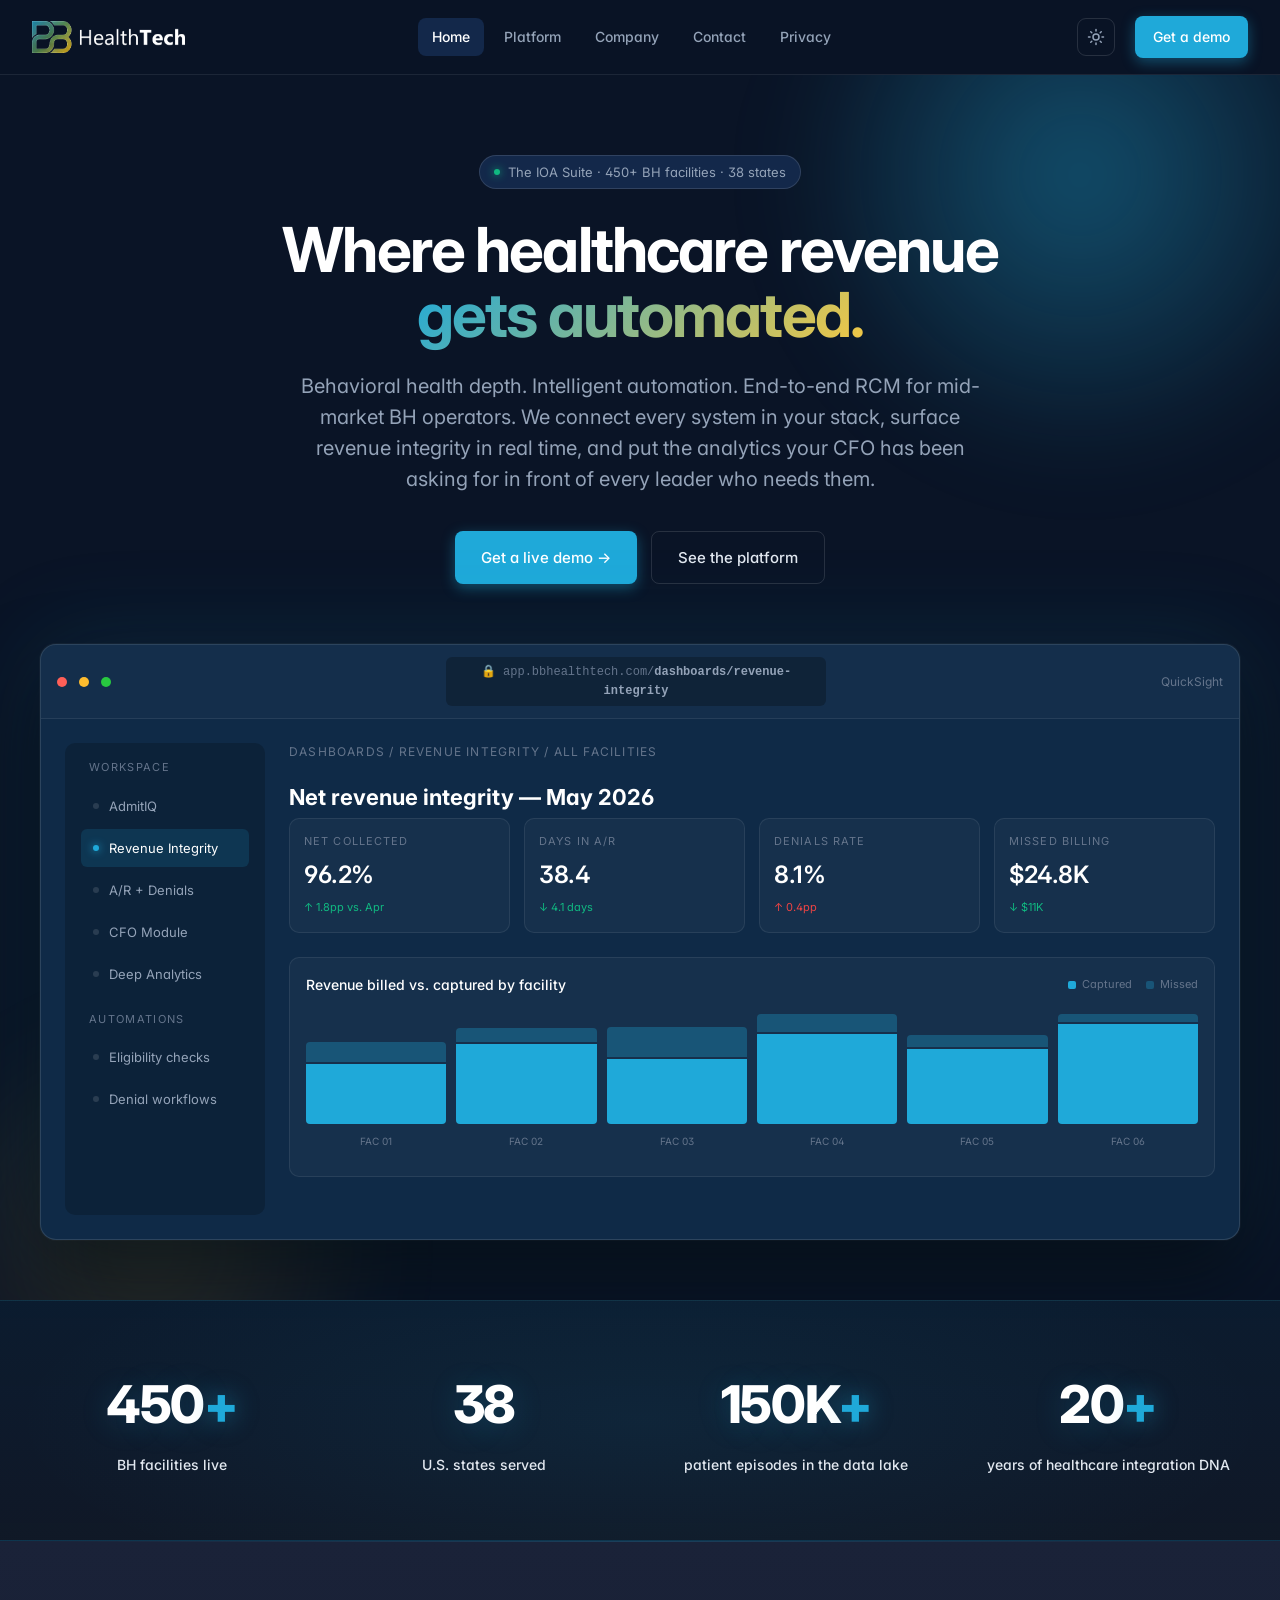
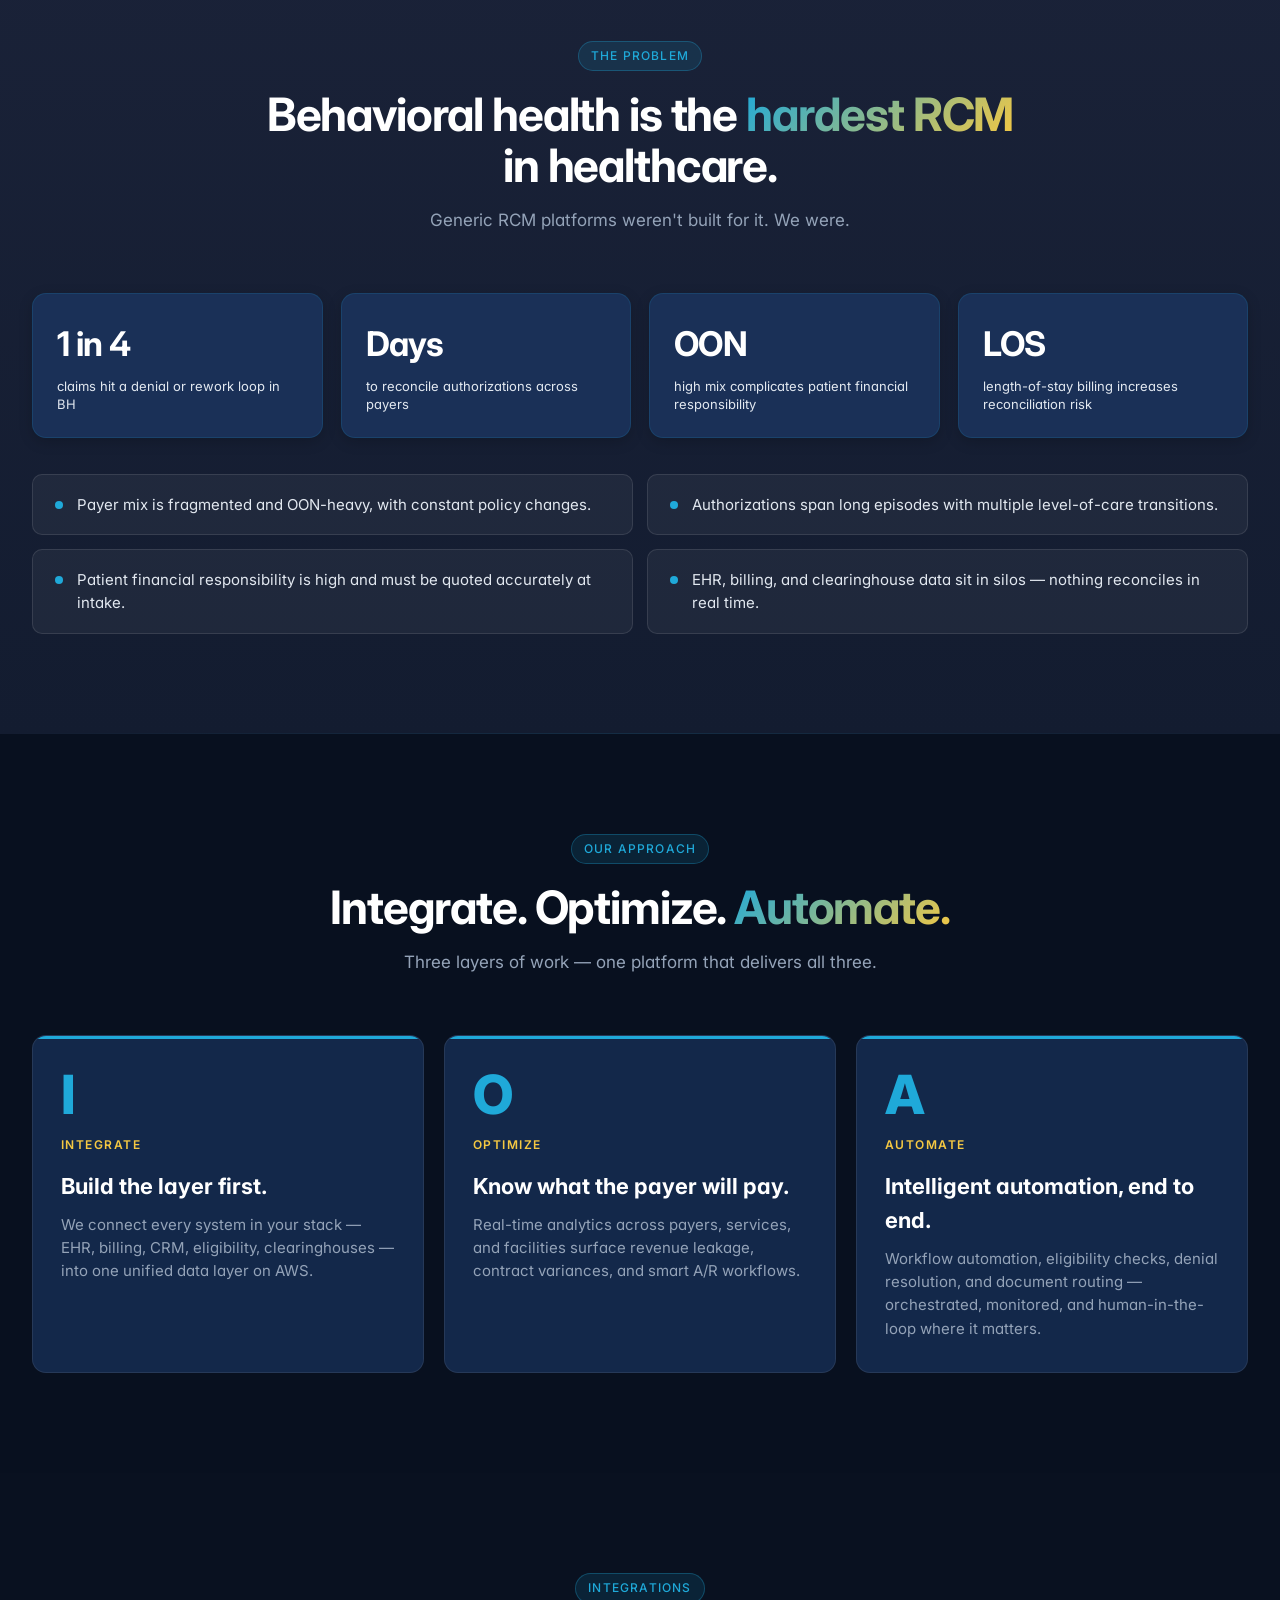
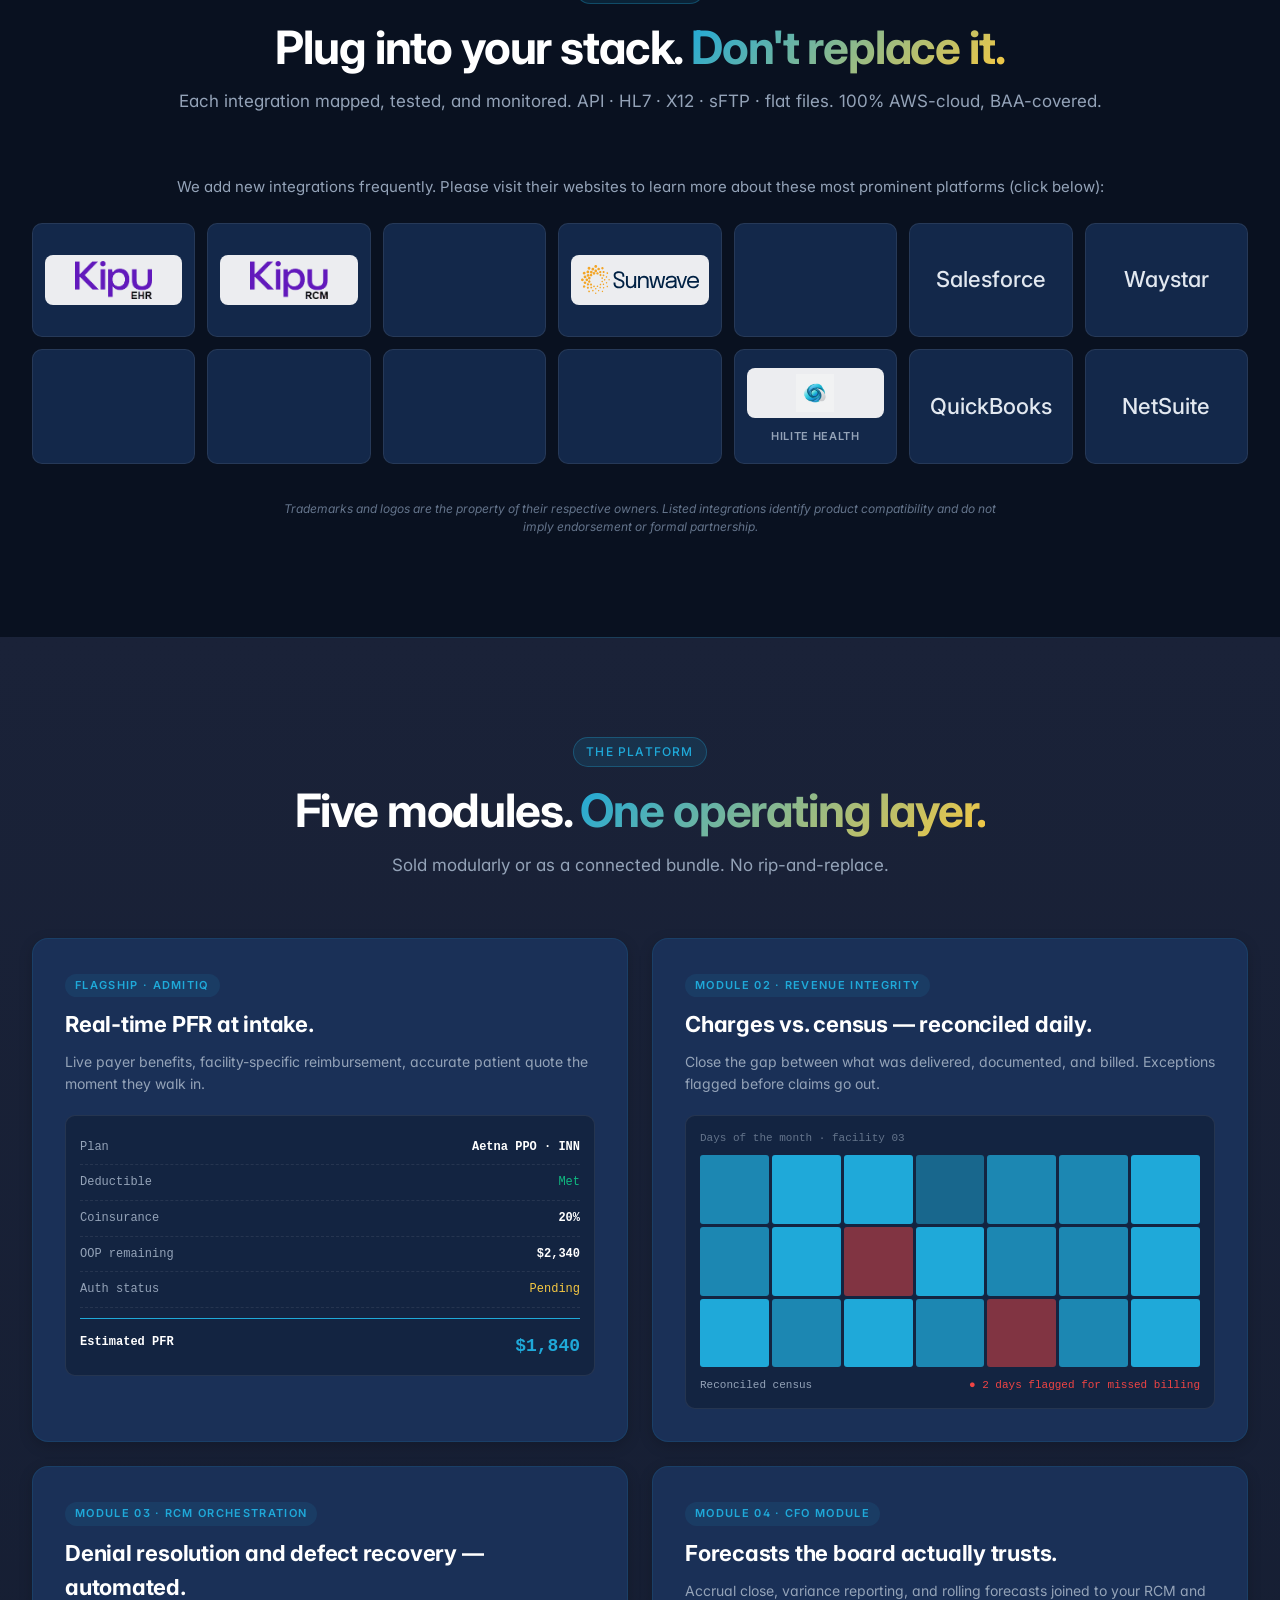
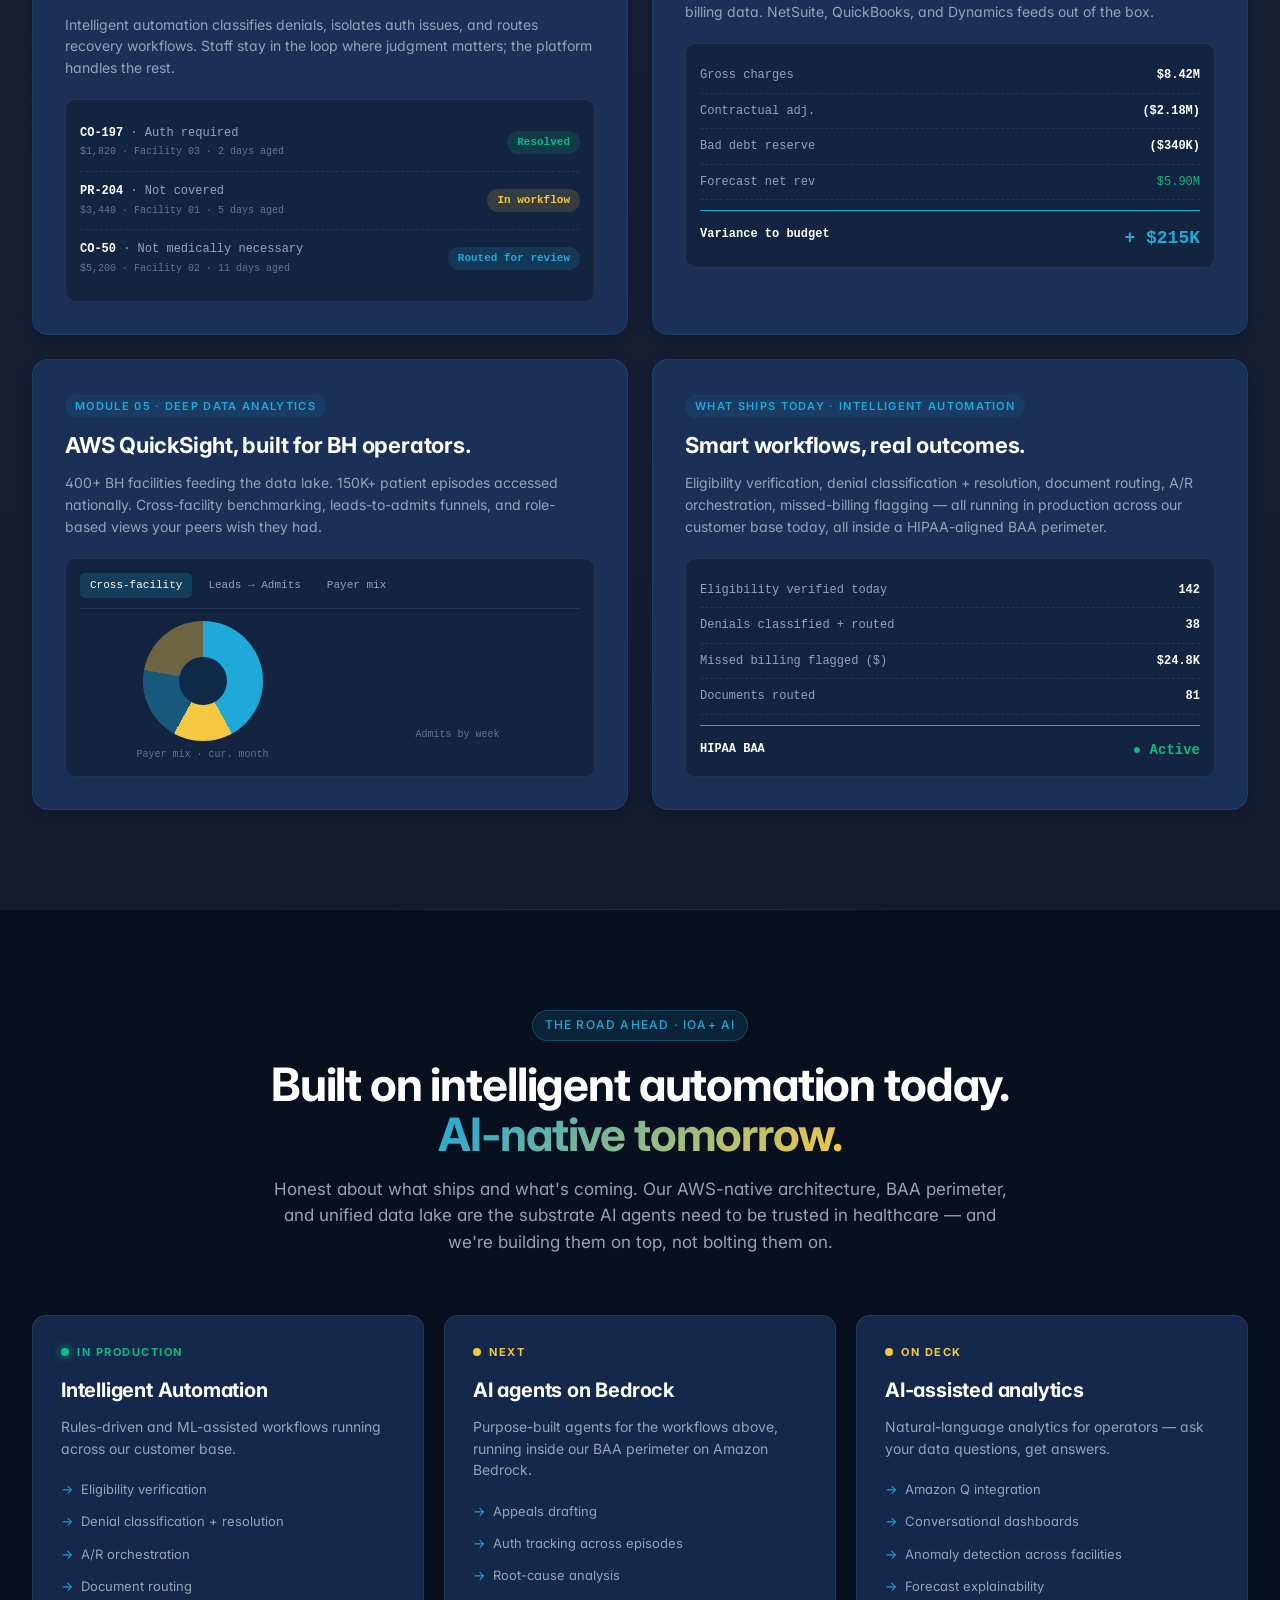
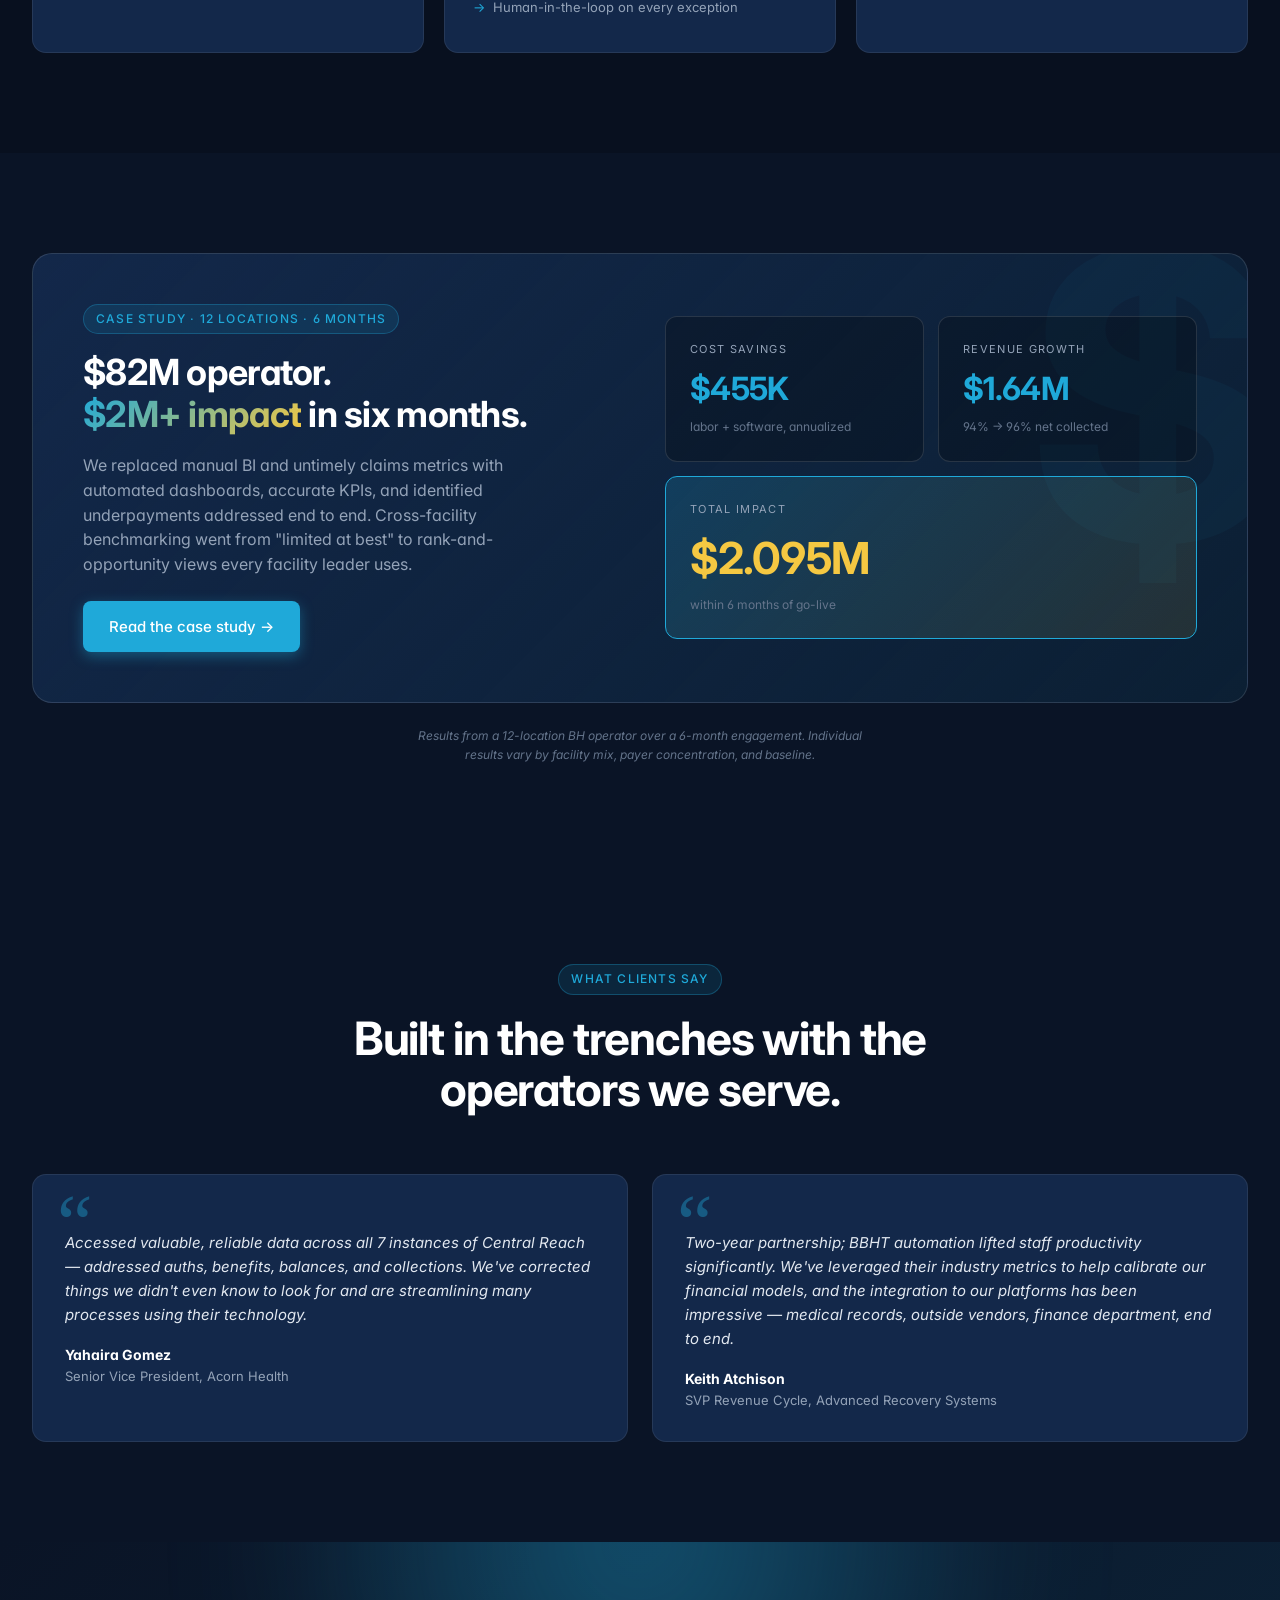
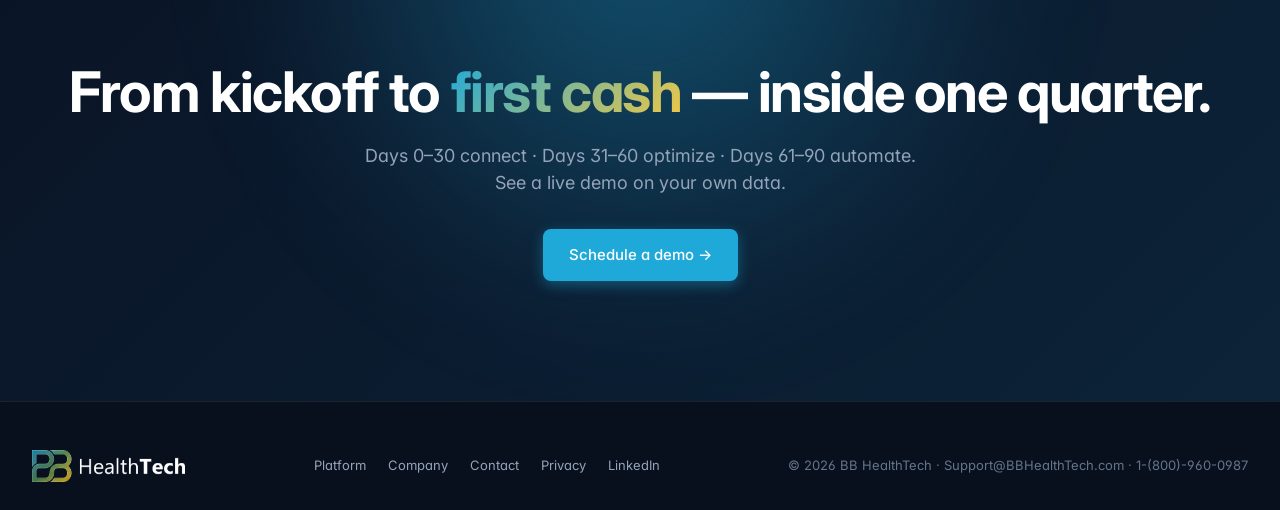
<file: index.html>
<!doctype html>
<html lang="en">
<head>
<meta charset="utf-8">
<meta name="viewport" content="width=device-width,initial-scale=1">
<title>BB HealthTech — Behavioral health RCM, intelligently automated.</title>
<meta name="description" content="BB HealthTech (BBHT) is the connected operating layer for mid-market behavioral health. 450+ facilities live. Intelligent automation, deep analytics, AWS-native, BAA-covered.">
<meta property="og:title" content="BB HealthTech — Behavioral health RCM, intelligently automated.">
<meta property="og:description" content="The IOA Suite — integrate, optimize, automate behavioral health revenue cycle. 450+ facilities, 38 states, 20+ years of integration DNA.">
<meta property="og:type" content="website">
<meta property="og:url" content="https://www.bbhealthtech.com/">
<link rel="canonical" href="https://www.bbhealthtech.com/">
<link rel="stylesheet" href="styles.css?v=17">
<link href="https://fonts.googleapis.com/css2?family=Inter:wght@400;500;600;700&display=swap" rel="stylesheet">
</head>
<body>

<nav>
  <div class="nav-inner">
    <a href="/" class="logo" style="display:flex; align-items:center;"><img id="main-logo" src="logos/bb_healthtech_logo_dark_bg.png" alt="HealthTech" style="height: 32px; object-fit: contain;"></a>
    <div class="nav-links">
      <a href="/" class="active">Home</a>
      <a href="platform.html">Platform</a>
      <a href="company.html">Company</a>
      <a href="contact.html">Contact</a>
      <a href="privacy.html">Privacy</a>
    </div>
    <div class="nav-cta"><button class="theme-toggle" type="button" aria-label="Toggle theme"></button><a class="btn btn-primary" href="contact.html">Get a demo</a>
    </div>
  </div>
</nav>

<!-- HERO -->
<header class="hero">
  <div class="hero-bg"></div>
  <div class="container">
    <div class="hero-inner">
      <span class="hero-chip"><span class="dot"></span>The IOA Suite · 450+ BH facilities · 38 states</span>
      <h1>Where healthcare revenue<br><span class="grad">gets automated.</span></h1>
      <p class="sub">Behavioral health depth. Intelligent automation. End-to-end RCM for mid-market BH operators. We connect every system in your stack, surface revenue integrity in real time, and put the analytics your CFO has been asking for in front of every leader who needs them.</p>
      <div class="hero-actions">
        <a class="btn btn-primary btn-lg" href="contact.html">Get a live demo →</a>
        <a class="btn btn-ghost btn-lg" href="platform.html">See the platform</a>
      </div>
    </div>

    <!-- Product screenshot mockup — real dashboard, not slideware -->
    <div class="product-shot">
      <div class="ps-chrome">
        <div class="ps-dot r"></div><div class="ps-dot y"></div><div class="ps-dot g"></div>
        <div class="ps-url">🔒 app.bbhealthtech.com/<b>dashboards/revenue-integrity</b></div>
        <div style="font-size:12px;color:var(--text-3)">QuickSight</div>
      </div>
      <div class="ps-body">
        <div class="ps-side">
          <div class="ttl">Workspace</div>
          <div class="it">AdmitIQ</div>
          <div class="it active">Revenue Integrity</div>
          <div class="it">A/R + Denials</div>
          <div class="it">CFO Module</div>
          <div class="it">Deep Analytics</div>
          <div class="ttl" style="margin-top:18px">Automations</div>
          <div class="it">Eligibility checks</div>
          <div class="it">Denial workflows</div>
        </div>
        <div class="ps-main">
          <div class="crumb">Dashboards / Revenue Integrity / All facilities</div>
          <h2>Net revenue integrity — May 2026</h2>
          <div class="kpi-row">
            <div class="kpi"><div class="lbl">Net collected</div><div class="v">96.2%</div><div class="d">↑ 1.8pp vs. Apr</div></div>
            <div class="kpi"><div class="lbl">Days in A/R</div><div class="v">38.4</div><div class="d">↓ 4.1 days</div></div>
            <div class="kpi"><div class="lbl">Denials rate</div><div class="v">8.1%</div><div class="d bad">↑ 0.4pp</div></div>
            <div class="kpi"><div class="lbl">Missed billing</div><div class="v">$24.8K</div><div class="d">↓ $11K</div></div>
          </div>
          <div class="chart">
            <div class="chart-head">
              <div class="chart-title">Revenue billed vs. captured by facility</div>
              <div class="chart-legend"><span><i style="background:var(--cyan)"></i>Captured</span><span><i style="background:rgba(31,169,217,.3)"></i>Missed</span></div>
            </div>
            <div class="bars">
              <div class="bar"><div class="stack"><div class="s2"></div><div class="s1"></div></div><div class="lab">FAC 01</div></div>
              <div class="bar"><div class="stack"><div class="s2"></div><div class="s1"></div></div><div class="lab">FAC 02</div></div>
              <div class="bar"><div class="stack"><div class="s2"></div><div class="s1"></div></div><div class="lab">FAC 03</div></div>
              <div class="bar"><div class="stack"><div class="s2"></div><div class="s1"></div></div><div class="lab">FAC 04</div></div>
              <div class="bar"><div class="stack"><div class="s2"></div><div class="s1"></div></div><div class="lab">FAC 05</div></div>
              <div class="bar"><div class="stack"><div class="s2"></div><div class="s1"></div></div><div class="lab">FAC 06</div></div>
            </div>
          </div>
        </div>
      </div>
    </div>
  </div>
</header>

<!-- TRUST -->
<div class="trust">
  <div class="container trust-grid">
    <div><div class="v">450<span class="accent">+</span></div><div class="l">BH facilities live</div></div>
    <div><div class="v">38</div><div class="l">U.S. states served</div></div>
    <div><div class="v">150K<span class="accent">+</span></div><div class="l">patient episodes in the data lake</div></div>
    <div><div class="v">20<span class="accent">+</span></div><div class="l">years of healthcare integration DNA</div></div>
  </div>
</div>

<!-- PROBLEM -->
<section class="section-lift">
  <div class="container">
    <div class="section-head">
      <span class="eyebrow">The Problem</span>
      <h2>Behavioral health is the <span class="grad">hardest RCM</span> in healthcare.</h2>
      <p>Generic RCM platforms weren't built for it. We were.</p>
    </div>
    <div class="problem-grid">
      <div class="problem-card"><div class="big">1 in 4<span class="accent"></span></div><div class="lbl">claims hit a denial or rework loop in BH</div></div>
      <div class="problem-card"><div class="big">Days</div><div class="lbl">to reconcile authorizations across payers</div></div>
      <div class="problem-card"><div class="big">OON</div><div class="lbl">high mix complicates patient financial responsibility</div></div>
      <div class="problem-card"><div class="big">LOS</div><div class="lbl">length-of-stay billing increases reconciliation risk</div></div>
    </div>
    <div class="problem-list">
      <div class="row"><div class="dot"></div><p>Payer mix is fragmented and OON-heavy, with constant policy changes.</p></div>
      <div class="row"><div class="dot"></div><p>Authorizations span long episodes with multiple level-of-care transitions.</p></div>
      <div class="row"><div class="dot"></div><p>Patient financial responsibility is high and must be quoted accurately at intake.</p></div>
      <div class="row"><div class="dot"></div><p>EHR, billing, and clearinghouse data sit in silos — nothing reconciles in real time.</p></div>
    </div>
  </div>
</section>

<!-- IOA FRAMEWORK -->
<section class="ioa-frame">
  <div class="container">
    <div class="section-head">
      <span class="eyebrow">Our Approach</span>
      <h2>Integrate. Optimize. <span class="grad">Automate.</span></h2>
      <p>Three layers of work — one platform that delivers all three.</p>
    </div>
    <div class="ioa-grid">
      <div class="ioa-card">
        <div class="letter">I</div>
        <div class="sub">Integrate</div>
        <h3>Build the layer first.</h3>
        <p>We connect every system in your stack — EHR, billing, CRM, eligibility, clearinghouses — into one unified data layer on AWS.</p>
      </div>
      <div class="ioa-card">
        <div class="letter">O</div>
        <div class="sub">Optimize</div>
        <h3>Know what the payer will pay.</h3>
        <p>Real-time analytics across payers, services, and facilities surface revenue leakage, contract variances, and smart A/R workflows.</p>
      </div>
      <div class="ioa-card">
        <div class="letter">A</div>
        <div class="sub">Automate</div>
        <h3>Intelligent automation, end to end.</h3>
        <p>Workflow automation, eligibility checks, denial resolution, and document routing — orchestrated, monitored, and human-in-the-loop where it matters.</p>
      </div>
    </div>
  </div>
</section>

<!-- INTEGRATIONS -->
<section class="integ-section">
  <div class="container">
    <div class="section-head">
      <span class="eyebrow">Integrations</span>
      <h2>Plug into your stack. <span class="grad">Don't replace it.</span></h2>
      <p>Each integration mapped, tested, and monitored. API · HL7 · X12 · sFTP · flat files. 100% AWS-cloud, BAA-covered.</p>
    </div>
    <p class="integ-intro">We add new integrations frequently. Please visit their websites to learn more about these most prominent platforms (click below):</p>
    <div class="integ-marquee">
      <a class="integ-chip" href="https://kipuhealth.com/" target="_blank" rel="noopener"><img src="logos/KIPU%20EHR.png" alt="Kipu EHR" onerror="this.remove()"></a>
      <a class="integ-chip" href="https://kipuhealth.com/" target="_blank" rel="noopener"><img src="logos/KIPU%20RCM.png" alt="Kipu RCM" onerror="this.remove()"></a>
      <a class="integ-chip" href="https://www.collaboratemd.com/" target="_blank" rel="noopener"><img src="https://www.collaboratemd.com/wp-content/uploads/2026/03/2026_CMDbyEH_Logo_Master_-by-EH-FullColor.png" alt="CollaborateMD" onerror="this.remove()"></a>
      <a class="integ-chip" href="https://sunwavehealth.com/" target="_blank" rel="noopener"><img src="logos/sunwave.svg" alt="Sunwave" onerror="this.remove()"></a>
      <a class="integ-chip" href="https://lightningstep.com/" target="_blank" rel="noopener"><img src="https://cdn.prod.website-files.com/67d82b611bf9d5cc71bb556d/67d843101156d984fc4d166d_ls-logo-header.svg" alt="Lightning Step" onerror="this.remove()"></a>
      <a class="integ-chip text-only" href="https://www.salesforce.com/" target="_blank" rel="noopener"><span class="name">Salesforce</span></a>
      <a class="integ-chip text-only" href="https://www.waystar.com/" target="_blank" rel="noopener"><span class="name">Waystar</span></a>
      <a class="integ-chip" href="https://www.advancedmd.com/" target="_blank" rel="noopener"><img src="https://www.advancedmd.com/wp-content/uploads/2026/03/advancedmd-logo-wordmark.svg" alt="AdvancedMD" onerror="this.remove()"></a>
      <a class="integ-chip" href="https://centralreach.com/" target="_blank" rel="noopener"><img src="https://centralreach.com/wp-content/uploads/2022/04/logo-centralreach.svg" alt="Central Reach" onerror="this.remove()"></a>
      <a class="integ-chip" href="https://www.ntst.com/" target="_blank" rel="noopener"><img src="https://www.ntst.com/-/media/logos/netsmart/logo-netsmart-color.svg" alt="Netsmart" onerror="this.remove()"></a>
      <a class="integ-chip" href="https://www.pverify.com/" target="_blank" rel="noopener"><img src="https://pverify.com/wp-content/uploads/2024/12/pVerify%E2%84%A2_Logo_Color.png" alt="pVerify" onerror="this.remove()"></a>
      <a class="integ-chip" href="https://hilitehealth.com/" target="_blank" rel="noopener"><img src="logos/hilite.png" alt="HiLite Health" onerror="this.remove()"><span class="name">HiLite Health</span></a>
      <a class="integ-chip text-only" href="https://quickbooks.intuit.com/" target="_blank" rel="noopener"><span class="name">QuickBooks</span></a>
      <a class="integ-chip text-only" href="https://www.netsuite.com/" target="_blank" rel="noopener"><span class="name">NetSuite</span></a>
    </div>
    <p class="integ-disclaimer">Trademarks and logos are the property of their respective owners. Listed integrations identify product compatibility and do not imply endorsement or formal partnership.</p>
  </div>
</section>

<!-- MODULES with product mocks -->
<section class="section-lift">
  <div class="container">
    <div class="section-head">
      <span class="eyebrow">The Platform</span>
      <h2>Five modules. <span class="grad">One operating layer.</span></h2>
      <p>Sold modularly or as a connected bundle. No rip-and-replace.</p>
    </div>
    <div class="features">

      <!-- AdmitIQ -->
      <div class="feature">
        <span class="badge">Flagship · AdmitIQ</span>
        <h3>Real-time PFR at intake.</h3>
        <p>Live payer benefits, facility-specific reimbursement, accurate patient quote the moment they walk in.</p>
        <div class="mock">
          <div class="mock-row"><span>Plan</span><b>Aetna PPO · INN</b></div>
          <div class="mock-row"><span>Deductible</span><span class="ok">Met</span></div>
          <div class="mock-row"><span>Coinsurance</span><b>20%</b></div>
          <div class="mock-row"><span>OOP remaining</span><b>$2,340</b></div>
          <div class="mock-row"><span>Auth status</span><span class="warn">Pending</span></div>
          <div class="pfr-total"><span>Estimated PFR</span><span>$1,840</span></div>
        </div>
      </div>

      <!-- Revenue Integrity -->
      <div class="feature">
        <span class="badge">Module 02 · Revenue Integrity</span>
        <h3>Charges vs. census — reconciled daily.</h3>
        <p>Close the gap between what was delivered, documented, and billed. Exceptions flagged before claims go out.</p>
        <div class="mock">
          <div style="font-size:11px;color:var(--text-3);margin-bottom:8px">Days of the month · facility 03</div>
          <div class="census-grid">
            <div class="c l3"></div><div class="c l4"></div><div class="c l4"></div><div class="c l2"></div><div class="c l3"></div><div class="c l3"></div><div class="c l4"></div>
            <div class="c l3"></div><div class="c l4"></div><div class="c miss"></div><div class="c l4"></div><div class="c l3"></div><div class="c l3"></div><div class="c l4"></div>
            <div class="c l4"></div><div class="c l3"></div><div class="c l4"></div><div class="c l3"></div><div class="c miss"></div><div class="c l3"></div><div class="c l4"></div>
          </div>
          <div class="census-foot"><span>Reconciled census</span><span style="color:var(--red)">● 2 days flagged for missed billing</span></div>
        </div>
      </div>

      <!-- RCM Orchestration / Denials -->
      <div class="feature">
        <span class="badge">Module 03 · RCM Orchestration</span>
        <h3>Denial resolution and defect recovery — automated.</h3>
        <p>Intelligent automation classifies denials, isolates auth issues, and routes recovery workflows. Staff stay in the loop where judgment matters; the platform handles the rest.</p>
        <div class="mock denials-list">
          <div class="d-it"><div><b style="color:#fff">CO-197</b> · Auth required<br><span style="font-size:10px;color:var(--text-3)">$1,820 · Facility 03 · 2 days aged</span></div><span class="pill resolved">Resolved</span></div>
          <div class="d-it"><div><b style="color:#fff">PR-204</b> · Not covered<br><span style="font-size:10px;color:var(--text-3)">$3,440 · Facility 01 · 5 days aged</span></div><span class="pill workflow">In workflow</span></div>
          <div class="d-it"><div><b style="color:#fff">CO-50</b> · Not medically necessary<br><span style="font-size:10px;color:var(--text-3)">$5,200 · Facility 02 · 11 days aged</span></div><span class="pill review">Routed for review</span></div>
        </div>
      </div>

      <!-- CFO Module -->
      <div class="feature">
        <span class="badge">Module 04 · CFO Module</span>
        <h3>Forecasts the board actually trusts.</h3>
        <p>Accrual close, variance reporting, and rolling forecasts joined to your RCM and billing data. NetSuite, QuickBooks, and Dynamics feeds out of the box.</p>
        <div class="mock">
          <div class="mock-row"><span>Gross charges</span><b>$8.42M</b></div>
          <div class="mock-row"><span>Contractual adj.</span><b>($2.18M)</b></div>
          <div class="mock-row"><span>Bad debt reserve</span><b>($340K)</b></div>
          <div class="mock-row"><span>Forecast net rev</span><span class="ok">$5.90M</span></div>
          <div class="pfr-total"><span>Variance to budget</span><span>+ $215K</span></div>
        </div>
      </div>

      <!-- Deep Data Analytics — PROMOTED -->
      <div class="feature">
        <span class="badge">Module 05 · Deep Data Analytics</span>
        <h3>AWS QuickSight, built for BH operators.</h3>
        <p>400+ BH facilities feeding the data lake. 150K+ patient episodes accessed nationally. Cross-facility benchmarking, leads-to-admits funnels, and role-based views your peers wish they had.</p>
        <div class="mock qs-mock">
          <div class="qs-tabs">
            <div class="qs-tab active">Cross-facility</div>
            <div class="qs-tab">Leads → Admits</div>
            <div class="qs-tab">Payer mix</div>
          </div>
          <div class="qs-chart-row">
            <div><div class="qs-pie"></div><div style="font-size:10px;color:var(--text-3);text-align:center;margin-top:6px">Payer mix · cur. month</div></div>
            <div><div class="qs-bars"><div class="b"></div><div class="b hi"></div><div class="b"></div><div class="b hi"></div><div class="b"></div><div class="b hi"></div><div class="b"></div><div class="b hi"></div></div><div style="font-size:10px;color:var(--text-3);text-align:center;margin-top:6px">Admits by week</div></div>
          </div>
        </div>
      </div>

      <!-- IA Today -->
      <div class="feature">
        <span class="badge">What ships today · Intelligent Automation</span>
        <h3>Smart workflows, real outcomes.</h3>
        <p>Eligibility verification, denial classification + resolution, document routing, A/R orchestration, missed-billing flagging — all running in production across our customer base today, all inside a HIPAA-aligned BAA perimeter.</p>
        <div class="mock">
          <div class="mock-row"><span>Eligibility verified today</span><b>142</b></div>
          <div class="mock-row"><span>Denials classified + routed</span><b>38</b></div>
          <div class="mock-row"><span>Missed billing flagged ($)</span><b>$24.8K</b></div>
          <div class="mock-row"><span>Documents routed</span><b>81</b></div>
          <div class="pfr-total"><span>HIPAA BAA</span><span style="color:var(--green);font-size:14px">● Active</span></div>
        </div>
      </div>

    </div>
  </div>
</section>

<!-- AI ROADMAP -->
<section class="ioa-frame">
  <div class="container">
    <div class="section-head">
      <span class="eyebrow">The Road Ahead · IOA+ AI</span>
      <h2>Built on intelligent automation today. <span class="grad">AI-native tomorrow.</span></h2>
      <p>Honest about what ships and what's coming. Our AWS-native architecture, BAA perimeter, and unified data lake are the substrate AI agents need to be trusted in healthcare — and we're building them on top, not bolting them on.</p>
    </div>
    <div class="roadmap">
      <div class="rm-card now">
        <div class="when">In production</div>
        <h3>Intelligent Automation</h3>
        <p>Rules-driven and ML-assisted workflows running across our customer base.</p>
        <ul>
          <li>Eligibility verification</li>
          <li>Denial classification + resolution</li>
          <li>A/R orchestration</li>
          <li>Document routing</li>
        </ul>
      </div>
      <div class="rm-card">
        <div class="when">Next</div>
        <h3>AI agents on Bedrock</h3>
        <p>Purpose-built agents for the workflows above, running inside our BAA perimeter on Amazon Bedrock.</p>
        <ul>
          <li>Appeals drafting</li>
          <li>Auth tracking across episodes</li>
          <li>Root-cause analysis</li>
          <li>Human-in-the-loop on every exception</li>
        </ul>
      </div>
      <div class="rm-card">
        <div class="when">On deck</div>
        <h3>AI-assisted analytics</h3>
        <p>Natural-language analytics for operators — ask your data questions, get answers.</p>
        <ul>
          <li>Amazon Q integration</li>
          <li>Conversational dashboards</li>
          <li>Anomaly detection across facilities</li>
          <li>Forecast explainability</li>
        </ul>
      </div>
    </div>
  </div>
</section>

<!-- CASE STUDY -->
<section>
  <div class="container">
    <div class="case-card">
      <div class="case-text">
        <span class="eyebrow-pill">Case study · 12 locations · 6 months</span>
        <h3>$82M operator.<br><span class="grad">$2M+ impact</span> in six months.</h3>
        <p>We replaced manual BI and untimely claims metrics with automated dashboards, accurate KPIs, and identified underpayments addressed end to end. Cross-facility benchmarking went from "limited at best" to rank-and-opportunity views every facility leader uses.</p>
        <a href="company.html#case-study" class="btn btn-primary btn-lg">Read the case study →</a>
      </div>
      <div class="case-nums">
        <div class="item"><div class="lbl">Cost savings</div><div class="v">$455K</div><div class="sub">labor + software, annualized</div></div>
        <div class="item"><div class="lbl">Revenue growth</div><div class="v">$1.64M</div><div class="sub">94% → 96% net collected</div></div>
        <div class="item big"><div class="lbl">Total impact</div><div class="v">$2.095M</div><div class="sub">within 6 months of go-live</div></div>
      </div>
    </div>
    <p class="case-disclaimer" style="text-align:center;margin:24px auto 0">Results from a 12-location BH operator over a 6-month engagement. Individual results vary by facility mix, payer concentration, and baseline.</p>
  </div>
</section>



<!-- TESTIMONIALS -->
<section>
  <div class="container">
    <div class="section-head">
      <span class="eyebrow">What clients say</span>
      <h2>Built in the trenches with the operators we serve.</h2>
    </div>
    <div class="testimonial-grid">
      <div class="testimonial">
        <p>Accessed valuable, reliable data across all 7 instances of Central Reach — addressed auths, benefits, balances, and collections. We've corrected things we didn't even know to look for and are streamlining many processes using their technology.</p>
        <div class="who"><b>Yahaira Gomez</b>Senior Vice President, Acorn Health</div>
      </div>
      <div class="testimonial">
        <p>Two-year partnership; BBHT automation lifted staff productivity significantly. We've leveraged their industry metrics to help calibrate our financial models, and the integration to our platforms has been impressive — medical records, outside vendors, finance department, end to end.</p>
        <div class="who"><b>Keith Atchison</b>SVP Revenue Cycle, Advanced Recovery Systems</div>
      </div>
    </div>
  </div>
</section>

<!-- CTA -->
<section class="cta">
  <div class="container cta-inner">
    <h2>From kickoff to <span class="grad">first cash</span> — inside one quarter.</h2>
    <p>Days 0–30 connect · Days 31–60 optimize · Days 61–90 automate. See a live demo on your own data.</p>
    <a href="contact.html" class="btn btn-primary btn-lg">Schedule a demo →</a>
  </div>
</section>

<footer>
  <div class="container foot">
    <img src="logos/bb_healthtech_logo_dark_bg.png" alt="HealthTech Logo" style="height: 32px; object-fit: contain;">
    <div class="foot-links">
      <a href="platform.html">Platform</a>
      <a href="company.html">Company</a>
      <a href="contact.html">Contact</a>
      <a href="privacy.html">Privacy</a>
      <a href="https://www.linkedin.com/company/bbhealthtech/" target="_blank" rel="noopener">LinkedIn</a>
    </div>
    <div>© 2026 BB HealthTech · Support@BBHealthTech.com · 1-(800)-960-0987</div>
  </div>
</footer>


<script>
(function() {
  const SUN = '<svg viewBox="0 0 24 24" fill="none" stroke="currentColor" stroke-width="2" stroke-linecap="round" style="width:18px;height:18px;"><circle cx="12" cy="12" r="4"/><path d="M12 2v2M12 20v2M2 12h2M20 12h2M5 5l1.4 1.4M17.6 17.6L19 19M19 5l-1.4 1.4M6.4 17.6L5 19"/></svg>';
  const MOON = '<svg viewBox="0 0 24 24" fill="none" stroke="currentColor" stroke-width="2" stroke-linecap="round" stroke-linejoin="round" style="width:18px;height:18px;"><path d="M21 12.8A9 9 0 1 1 11.2 3a7 7 0 0 0 9.8 9.8z"/></svg>';
  
  const toggleBtn = document.querySelector('.theme-toggle');
  if (!toggleBtn) return;
  
  let currentTheme = localStorage.getItem('bbht-v3-theme') || 'dark';
  const logoImg = document.getElementById('main-logo');
  const logoPrefix = logoImg.src.includes('website-v1/') ? 'website-v1/logos/' : 'logos/';
  const footerImg = document.querySelector('footer img');
  
  function applyTheme(theme) {
      document.documentElement.setAttribute('data-theme', theme);
      localStorage.setItem('bbht-v3-theme', theme);
      if (theme === 'light') {
          logoImg.src = logoPrefix + 'bb_healthtech_logo_light_bg.png';
          if (footerImg) footerImg.src = logoPrefix + 'bb_healthtech_logo_light_bg.png';
          toggleBtn.innerHTML = MOON;
          toggleBtn.style.color = '#475569';
          toggleBtn.style.borderColor = '#cbd5e1';
      } else {
          logoImg.src = logoPrefix + 'bb_healthtech_logo_dark_bg.png';
          if (footerImg) footerImg.src = logoPrefix + 'bb_healthtech_logo_dark_bg.png';
          toggleBtn.innerHTML = SUN;
          toggleBtn.style.color = 'var(--text-2)';
          toggleBtn.style.borderColor = 'var(--line-2)';
      }
  }
  
  // Apply initial theme immediately to prevent flashing
  applyTheme(currentTheme);
  
  toggleBtn.addEventListener('click', function(e) {
      e.preventDefault();
      const newTheme = document.documentElement.getAttribute('data-theme') === 'light' ? 'dark' : 'light';
      applyTheme(newTheme);
  });
})();
</script>

</body>
</html>
</file>
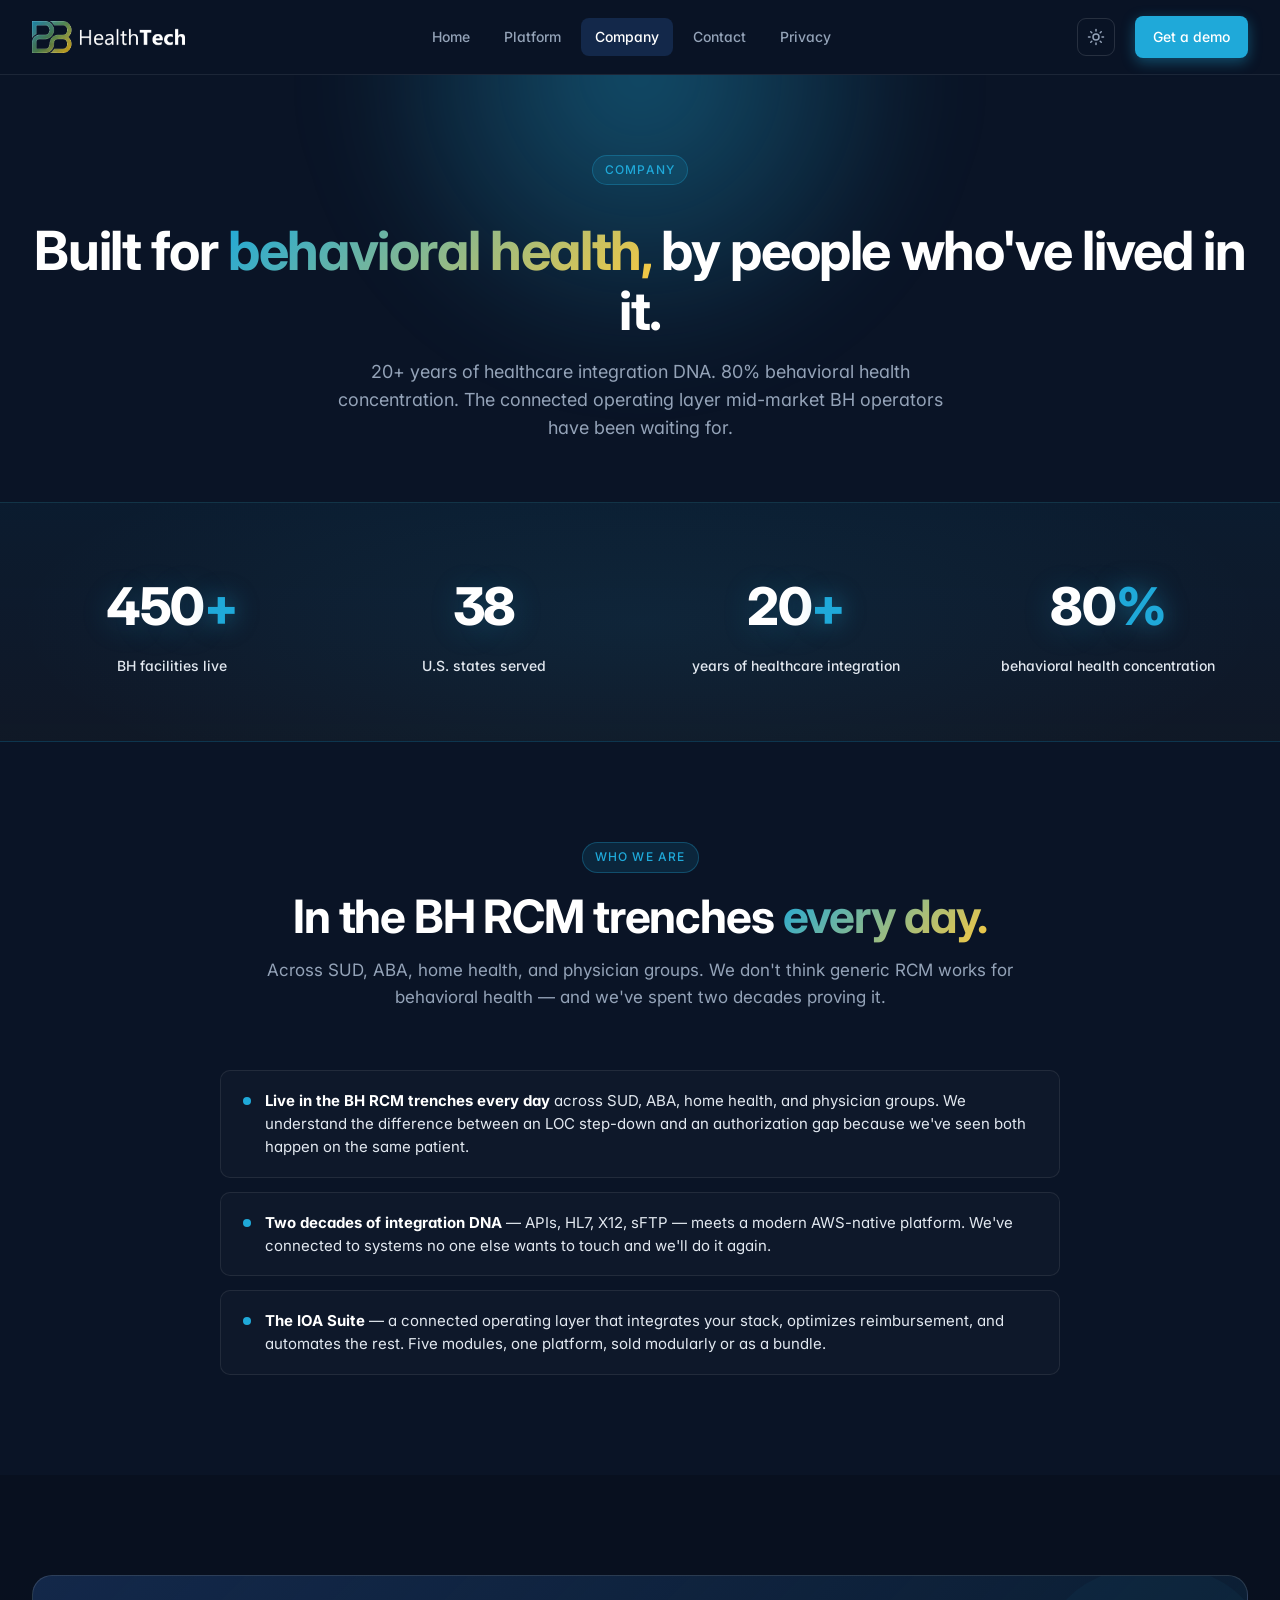
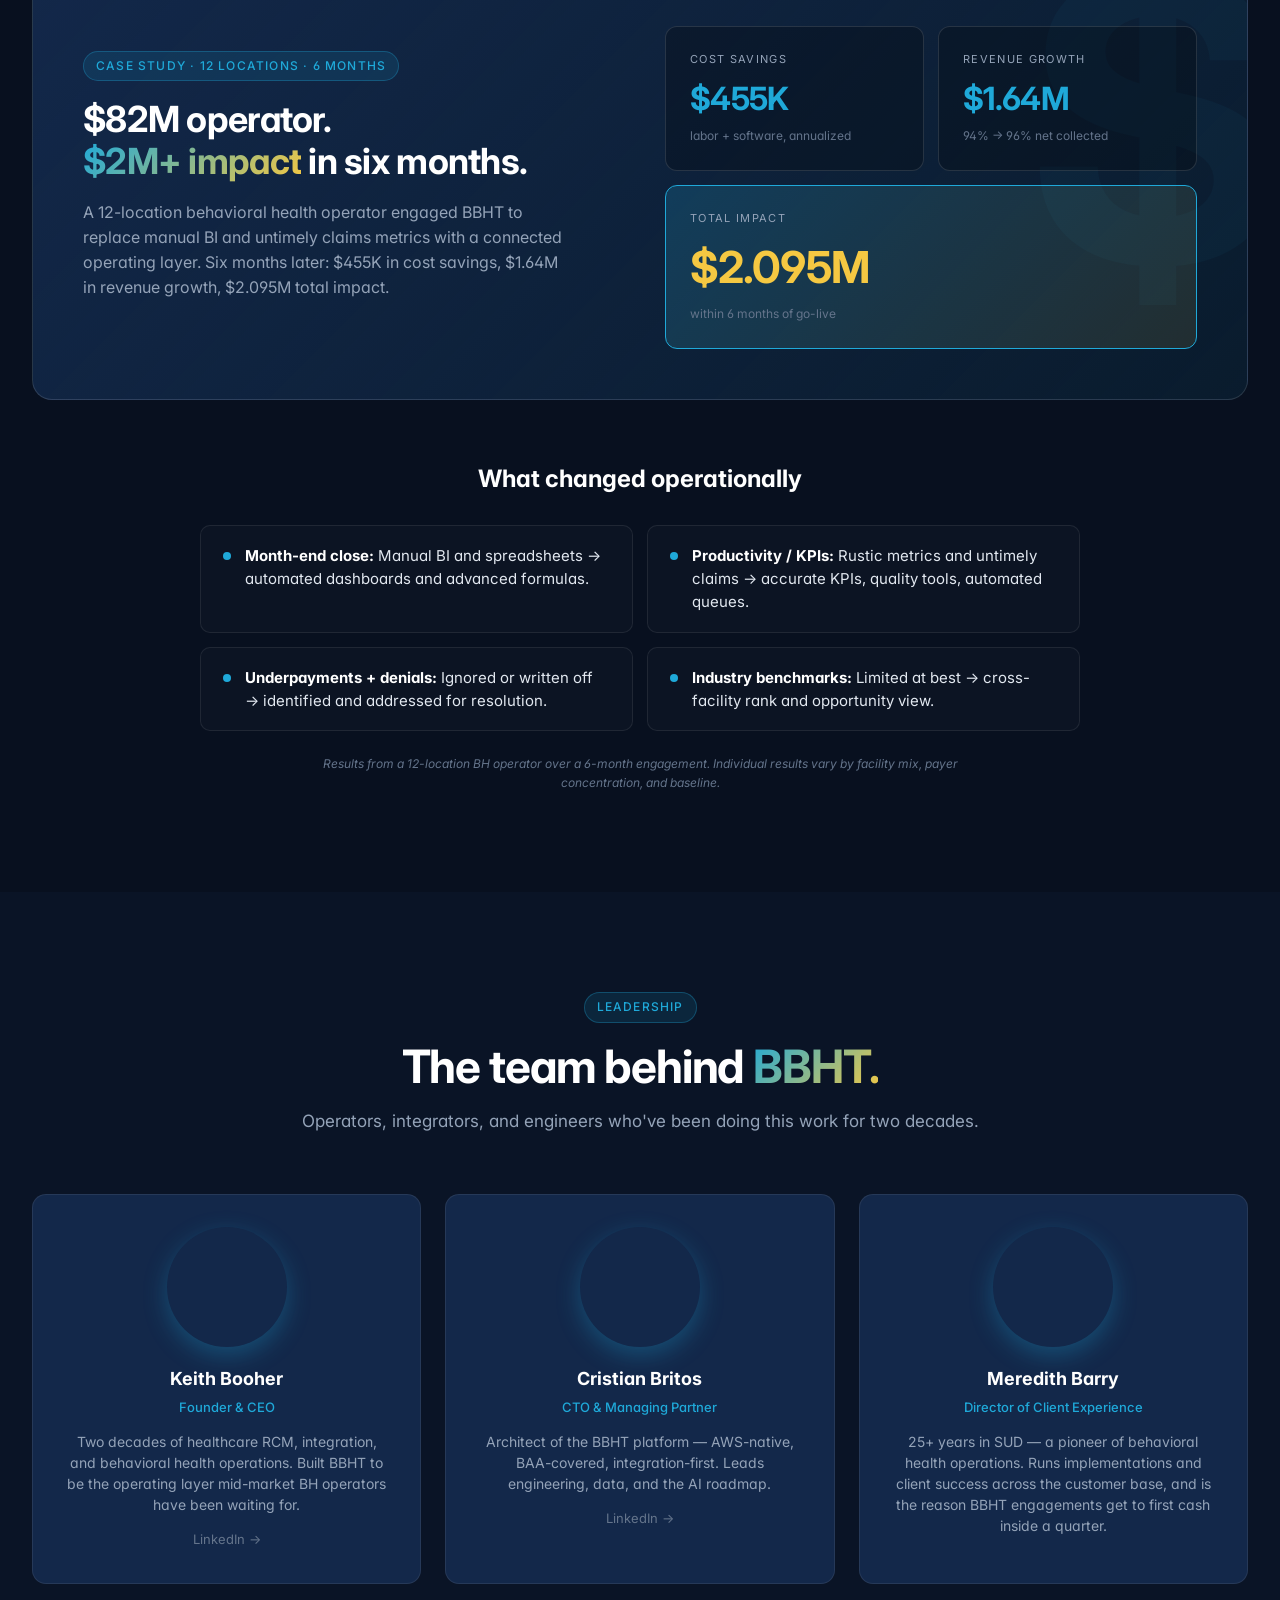
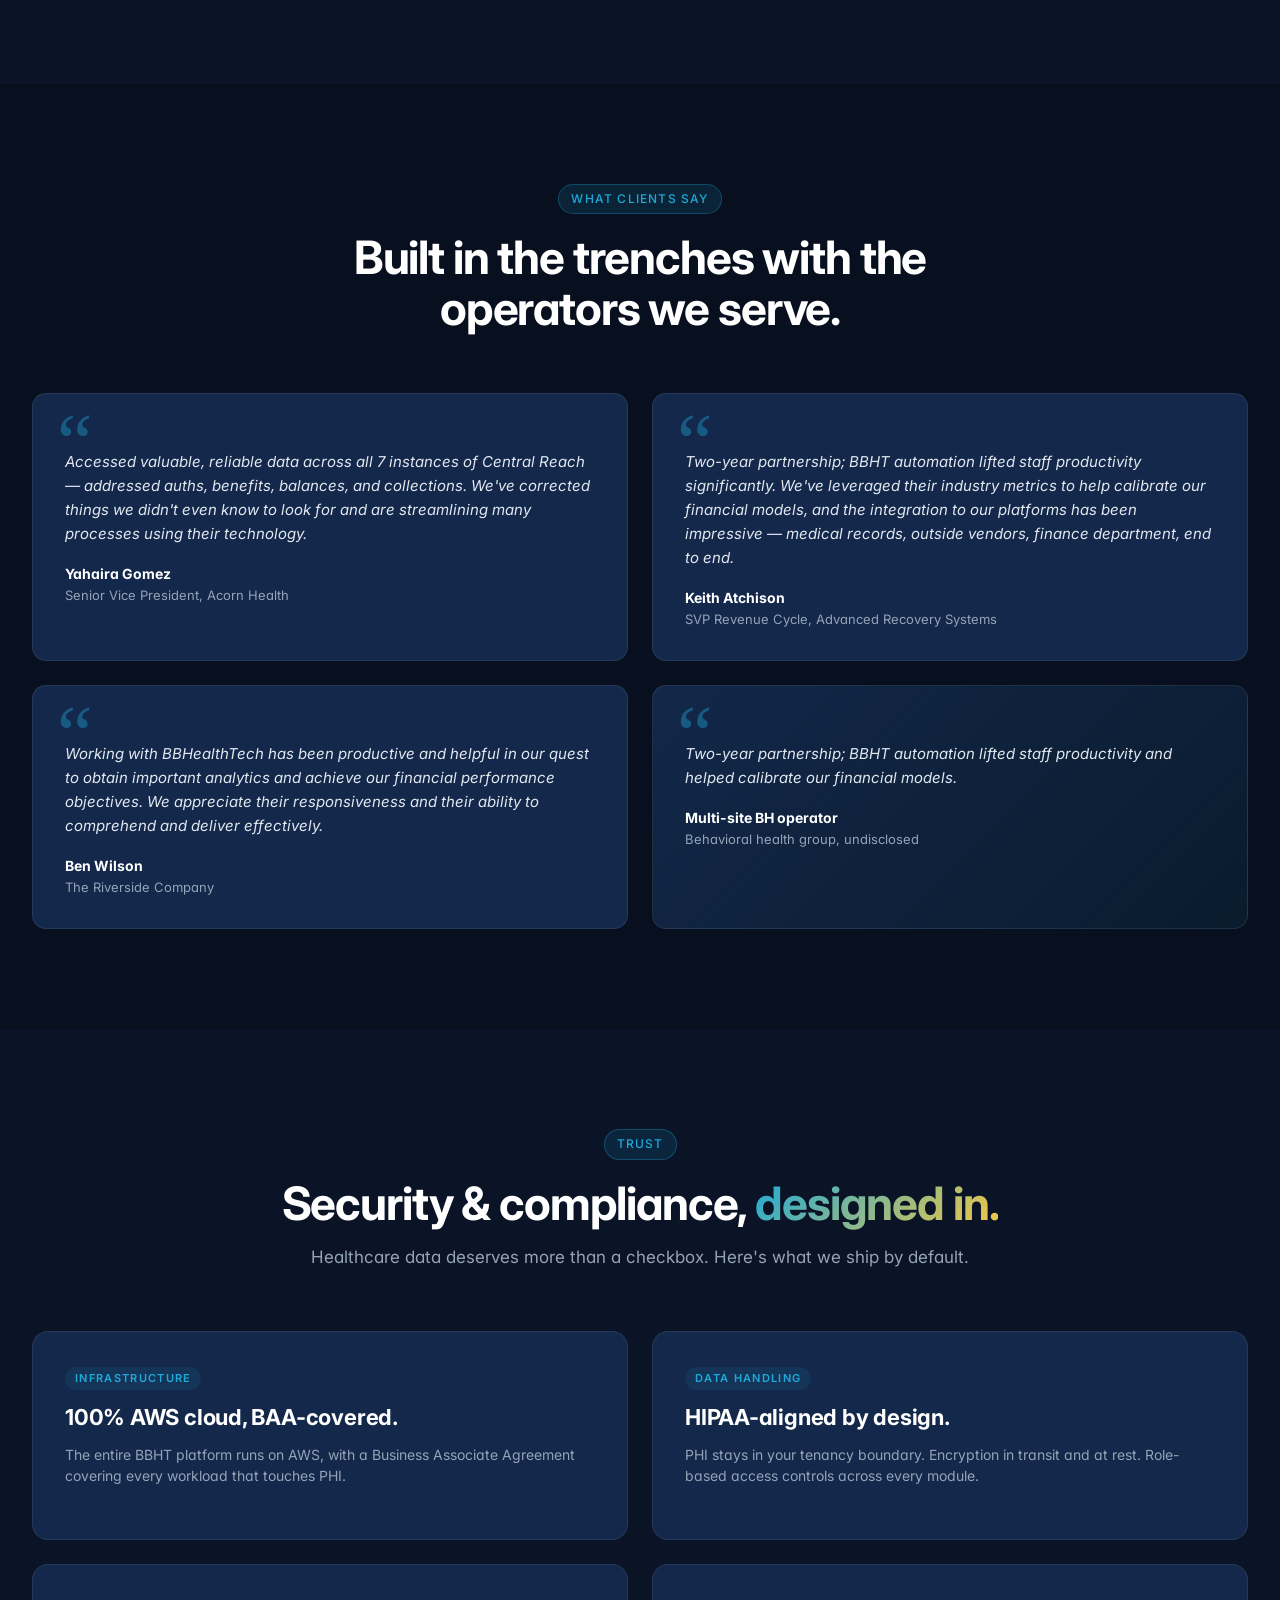
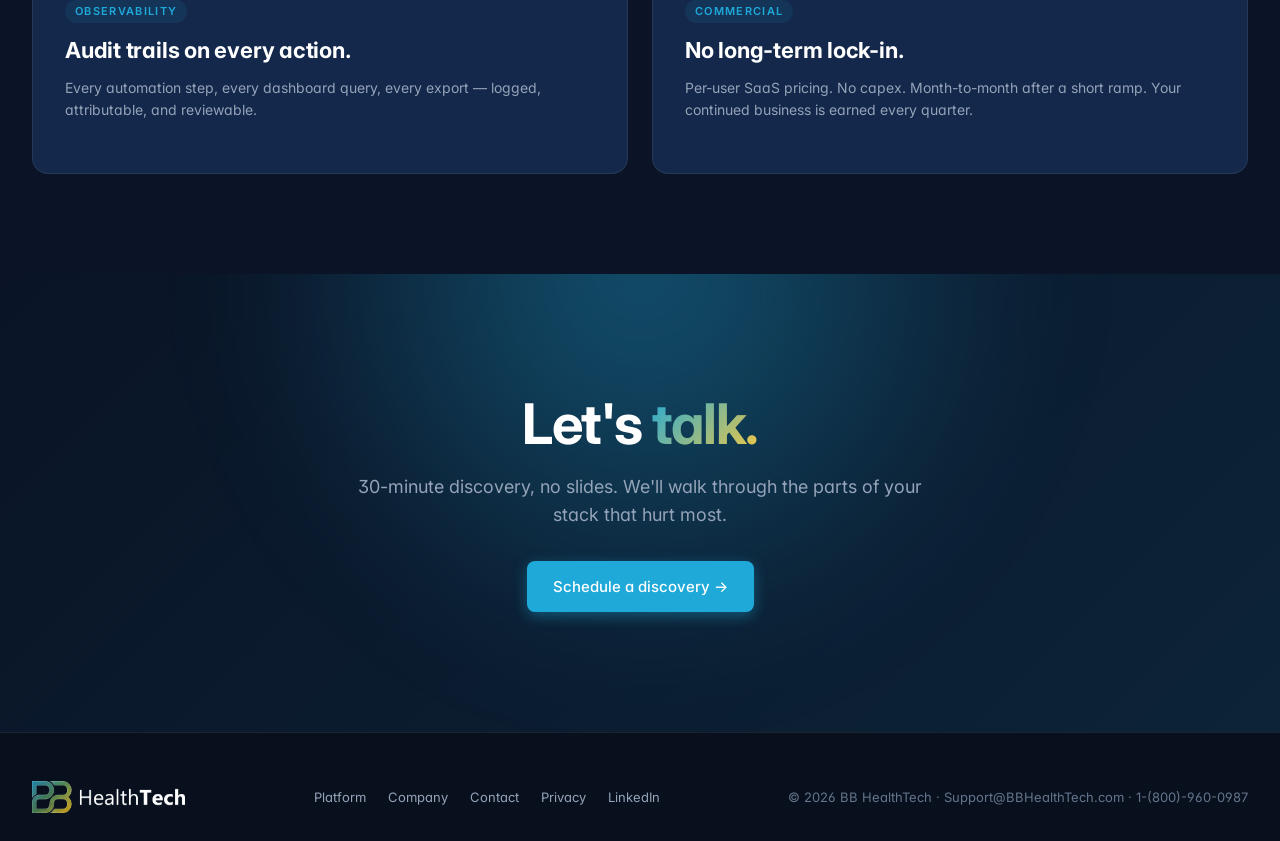
<file: company.html>
<!doctype html>
<html lang="en">
<head>
<meta charset="utf-8">
<meta name="viewport" content="width=device-width,initial-scale=1">
<title>Company — BB HealthTech</title>
<meta name="description" content="BB HealthTech (BBHT) is the connected operating layer for mid-market behavioral health. 20+ years of healthcare integration DNA. Meet the team.">
<link rel="canonical" href="https://www.bbhealthtech.com/company.html">
<link rel="stylesheet" href="styles.css">
<link href="https://fonts.googleapis.com/css2?family=Inter:wght@400;500;600;700&display=swap" rel="stylesheet">
</head>
<body>

<nav>
  <div class="nav-inner">
    <a href="/" class="logo" style="display:flex; align-items:center;"><img id="main-logo" src="logos/bb_healthtech_logo_dark_bg.png" alt="HealthTech" style="height: 32px; object-fit: contain;"></a>
    <div class="nav-links">
      <a href="index.html">Home</a>
      <a href="platform.html">Platform</a>
      <a href="company.html" class="active">Company</a>
      <a href="contact.html">Contact</a>
      <a href="privacy.html">Privacy</a>
    </div>
    <div class="nav-cta"><button class="theme-toggle" type="button" aria-label="Toggle theme"></button><a class="btn btn-primary" href="contact.html">Get a demo</a>
    </div>
  </div>
</nav>

<header class="page-hero">
  <div class="container">
    <span class="eyebrow-pill">Company</span>
    <h1>Built for <span class="grad">behavioral health,</span> by people who've lived in it.</h1>
    <p>20+ years of healthcare integration DNA. 80% behavioral health concentration. The connected operating layer mid-market BH operators have been waiting for.</p>
  </div>
</header>

<!-- TRUST -->
<div class="trust">
  <div class="container trust-grid">
    <div><div class="v">450<span class="accent">+</span></div><div class="l">BH facilities live</div></div>
    <div><div class="v">38</div><div class="l">U.S. states served</div></div>
    <div><div class="v">20<span class="accent">+</span></div><div class="l">years of healthcare integration</div></div>
    <div><div class="v">80<span class="accent">%</span></div><div class="l">behavioral health concentration</div></div>
  </div>
</div>

<!-- WHO WE ARE -->
<section>
  <div class="container">
    <div class="section-head">
      <span class="eyebrow">Who we are</span>
      <h2>In the BH RCM trenches <span class="grad">every day.</span></h2>
      <p>Across SUD, ABA, home health, and physician groups. We don't think generic RCM works for behavioral health — and we've spent two decades proving it.</p>
    </div>
    <div class="problem-list" style="grid-template-columns:1fr;max-width:840px;margin:0 auto">
      <div class="row"><div class="dot"></div><p><b style="color:#fff">Live in the BH RCM trenches every day</b> across SUD, ABA, home health, and physician groups. We understand the difference between an LOC step-down and an authorization gap because we've seen both happen on the same patient.</p></div>
      <div class="row"><div class="dot"></div><p><b style="color:#fff">Two decades of integration DNA</b> — APIs, HL7, X12, sFTP — meets a modern AWS-native platform. We've connected to systems no one else wants to touch and we'll do it again.</p></div>
      <div class="row"><div class="dot"></div><p><b style="color:#fff">The IOA Suite</b> — a connected operating layer that integrates your stack, optimizes reimbursement, and automates the rest. Five modules, one platform, sold modularly or as a bundle.</p></div>
    </div>
  </div>
</section>

<!-- CASE STUDY -->
<section class="ioa-frame" id="case-study">
  <div class="container">
    <div class="case-card">
      <div class="case-text">
        <span class="eyebrow-pill">Case study · 12 locations · 6 months</span>
        <h3>$82M operator.<br><span class="grad">$2M+ impact</span> in six months.</h3>
        <p>A 12-location behavioral health operator engaged BBHT to replace manual BI and untimely claims metrics with a connected operating layer. Six months later: $455K in cost savings, $1.64M in revenue growth, $2.095M total impact.</p>
      </div>
      <div class="case-nums">
        <div class="item"><div class="lbl">Cost savings</div><div class="v">$455K</div><div class="sub">labor + software, annualized</div></div>
        <div class="item"><div class="lbl">Revenue growth</div><div class="v">$1.64M</div><div class="sub">94% → 96% net collected</div></div>
        <div class="item big"><div class="lbl">Total impact</div><div class="v">$2.095M</div><div class="sub">within 6 months of go-live</div></div>
      </div>
    </div>

    <div style="max-width:880px;margin:60px auto 0">
      <h3 style="color:#fff;font-size:24px;margin:0 0 28px;text-align:center">What changed operationally</h3>
      <div class="problem-list">
        <div class="row"><div class="dot"></div><p><b style="color:#fff">Month-end close:</b> Manual BI and spreadsheets → automated dashboards and advanced formulas.</p></div>
        <div class="row"><div class="dot"></div><p><b style="color:#fff">Productivity / KPIs:</b> Rustic metrics and untimely claims → accurate KPIs, quality tools, automated queues.</p></div>
        <div class="row"><div class="dot"></div><p><b style="color:#fff">Underpayments + denials:</b> Ignored or written off → identified and addressed for resolution.</p></div>
        <div class="row"><div class="dot"></div><p><b style="color:#fff">Industry benchmarks:</b> Limited at best → cross-facility rank and opportunity view.</p></div>
      </div>
    </div>
    <p class="case-disclaimer" style="text-align:center;margin:24px auto 0;max-width:680px">Results from a 12-location BH operator over a 6-month engagement. Individual results vary by facility mix, payer concentration, and baseline.</p>
  </div>
</section>

<!-- TEAM -->
<section id="team">
  <div class="container">
    <div class="section-head">
      <span class="eyebrow">Leadership</span>
      <h2>The team behind <span class="grad">BBHT.</span></h2>
      <p>Operators, integrators, and engineers who've been doing this work for two decades.</p>
    </div>
    <div class="team-grid">
      <div class="team-card">
        <div class="team-photo" style="background-image:url('https://bbhealthtech.com/wp-content/uploads/2022/07/Keith-Booher.jpg');background-size:cover;background-position:center"></div>
        <h4>Keith Booher</h4>
        <div class="role">Founder &amp; CEO</div>
        <p class="bio">Two decades of healthcare RCM, integration, and behavioral health operations. Built BBHT to be the operating layer mid-market BH operators have been waiting for.</p>
        <a class="li" href="https://www.linkedin.com/in/keithbooher/" target="_blank" rel="noopener">LinkedIn →</a>
      </div>
      <div class="team-card">
        <div class="team-photo" style="background-image:url('https://bbhealthtech.com/wp-content/uploads/2022/07/Cristian-Britos.jpg');background-size:cover;background-position:center"></div>
        <h4>Cristian Britos</h4>
        <div class="role">CTO &amp; Managing Partner</div>
        <p class="bio">Architect of the BBHT platform — AWS-native, BAA-covered, integration-first. Leads engineering, data, and the AI roadmap.</p>
        <a class="li" href="https://www.linkedin.com/in/cristianbritos/" target="_blank" rel="noopener">LinkedIn →</a>
      </div>
      <div class="team-card">
        <div class="team-photo" style="background-image:url('https://bbhealthtech.com/wp-content/uploads/2022/07/unnamed.jpg');background-size:cover;background-position:center"></div>
        <h4>Meredith Barry</h4>
        <div class="role">Director of Client Experience</div>
        <p class="bio">25+ years in SUD — a pioneer of behavioral health operations. Runs implementations and client success across the customer base, and is the reason BBHT engagements get to first cash inside a quarter.</p>
      </div>
    </div>
  </div>
</section>

<!-- TESTIMONIALS -->
<section class="ioa-frame">
  <div class="container">
    <div class="section-head">
      <span class="eyebrow">What clients say</span>
      <h2>Built in the trenches with the operators we serve.</h2>
    </div>
    <div class="testimonial-grid">
      <div class="testimonial">
        <p>Accessed valuable, reliable data across all 7 instances of Central Reach — addressed auths, benefits, balances, and collections. We've corrected things we didn't even know to look for and are streamlining many processes using their technology.</p>
        <div class="who"><b>Yahaira Gomez</b>Senior Vice President, Acorn Health</div>
      </div>
      <div class="testimonial">
        <p>Two-year partnership; BBHT automation lifted staff productivity significantly. We've leveraged their industry metrics to help calibrate our financial models, and the integration to our platforms has been impressive — medical records, outside vendors, finance department, end to end.</p>
        <div class="who"><b>Keith Atchison</b>SVP Revenue Cycle, Advanced Recovery Systems</div>
      </div>
      <div class="testimonial">
        <p>Working with BBHealthTech has been productive and helpful in our quest to obtain important analytics and achieve our financial performance objectives. We appreciate their responsiveness and their ability to comprehend and deliver effectively.</p>
        <div class="who"><b>Ben Wilson</b>The Riverside Company</div>
      </div>
      <div class="testimonial" style="background:linear-gradient(135deg,var(--surface) 0%,rgba(31,169,217,.08) 100%)">
        <p>Two-year partnership; BBHT automation lifted staff productivity and helped calibrate our financial models.</p>
        <div class="who"><b>Multi-site BH operator</b>Behavioral health group, undisclosed</div>
      </div>
    </div>
  </div>
</section>

<!-- TRUST: COMPLIANCE -->
<section>
  <div class="container">
    <div class="section-head">
      <span class="eyebrow">Trust</span>
      <h2>Security &amp; compliance, <span class="grad">designed in.</span></h2>
      <p>Healthcare data deserves more than a checkbox. Here's what we ship by default.</p>
    </div>
    <div class="features">
      <div class="feature">
        <span class="badge">Infrastructure</span>
        <h3>100% AWS cloud, BAA-covered.</h3>
        <p>The entire BBHT platform runs on AWS, with a Business Associate Agreement covering every workload that touches PHI.</p>
      </div>
      <div class="feature">
        <span class="badge">Data handling</span>
        <h3>HIPAA-aligned by design.</h3>
        <p>PHI stays in your tenancy boundary. Encryption in transit and at rest. Role-based access controls across every module.</p>
      </div>
      <div class="feature">
        <span class="badge">Observability</span>
        <h3>Audit trails on every action.</h3>
        <p>Every automation step, every dashboard query, every export — logged, attributable, and reviewable.</p>
      </div>
      <div class="feature">
        <span class="badge">Commercial</span>
        <h3>No long-term lock-in.</h3>
        <p>Per-user SaaS pricing. No capex. Month-to-month after a short ramp. Your continued business is earned every quarter.</p>
      </div>
    </div>
  </div>
</section>

<!-- CTA -->
<section class="cta">
  <div class="container cta-inner">
    <h2>Let's <span class="grad">talk.</span></h2>
    <p>30-minute discovery, no slides. We'll walk through the parts of your stack that hurt most.</p>
    <a href="contact.html" class="btn btn-primary btn-lg">Schedule a discovery →</a>
  </div>
</section>

<footer>
  <div class="container foot">
    <img src="logos/bb_healthtech_logo_dark_bg.png" alt="HealthTech Logo" style="height: 32px; object-fit: contain;">
    <div class="foot-links">
      <a href="platform.html">Platform</a>
      <a href="company.html">Company</a>
      <a href="contact.html">Contact</a>
      <a href="privacy.html">Privacy</a>
      <a href="https://www.linkedin.com/company/bbhealthtech/" target="_blank" rel="noopener">LinkedIn</a>
    </div>
    <div>© 2026 BB HealthTech · Support@BBHealthTech.com · 1-(800)-960-0987</div>
  </div>
</footer>


<script>
(function() {
  const SUN = '<svg viewBox="0 0 24 24" fill="none" stroke="currentColor" stroke-width="2" stroke-linecap="round" style="width:18px;height:18px;"><circle cx="12" cy="12" r="4"/><path d="M12 2v2M12 20v2M2 12h2M20 12h2M5 5l1.4 1.4M17.6 17.6L19 19M19 5l-1.4 1.4M6.4 17.6L5 19"/></svg>';
  const MOON = '<svg viewBox="0 0 24 24" fill="none" stroke="currentColor" stroke-width="2" stroke-linecap="round" stroke-linejoin="round" style="width:18px;height:18px;"><path d="M21 12.8A9 9 0 1 1 11.2 3a7 7 0 0 0 9.8 9.8z"/></svg>';
  
  const toggleBtn = document.querySelector('.theme-toggle');
  if (!toggleBtn) return;
  
  let currentTheme = localStorage.getItem('bbht-v3-theme') || 'dark';
  const logoImg = document.getElementById('main-logo');
  const logoPrefix = logoImg.src.includes('website-v1/') ? 'website-v1/logos/' : 'logos/';
  const footerImg = document.querySelector('footer img');
  
  function applyTheme(theme) {
      document.documentElement.setAttribute('data-theme', theme);
      localStorage.setItem('bbht-v3-theme', theme);
      if (theme === 'light') {
          logoImg.src = logoPrefix + 'bb_healthtech_logo_light_bg.png';
          if (footerImg) footerImg.src = logoPrefix + 'bb_healthtech_logo_light_bg.png';
          toggleBtn.innerHTML = MOON;
          toggleBtn.style.color = '#475569';
          toggleBtn.style.borderColor = '#cbd5e1';
      } else {
          logoImg.src = logoPrefix + 'bb_healthtech_logo_dark_bg.png';
          if (footerImg) footerImg.src = logoPrefix + 'bb_healthtech_logo_dark_bg.png';
          toggleBtn.innerHTML = SUN;
          toggleBtn.style.color = 'var(--text-2)';
          toggleBtn.style.borderColor = 'var(--line-2)';
      }
  }
  
  // Apply initial theme immediately to prevent flashing
  applyTheme(currentTheme);
  
  toggleBtn.addEventListener('click', function(e) {
      e.preventDefault();
      const newTheme = document.documentElement.getAttribute('data-theme') === 'light' ? 'dark' : 'light';
      applyTheme(newTheme);
  });
})();
</script>

</body>
</html>
</file>
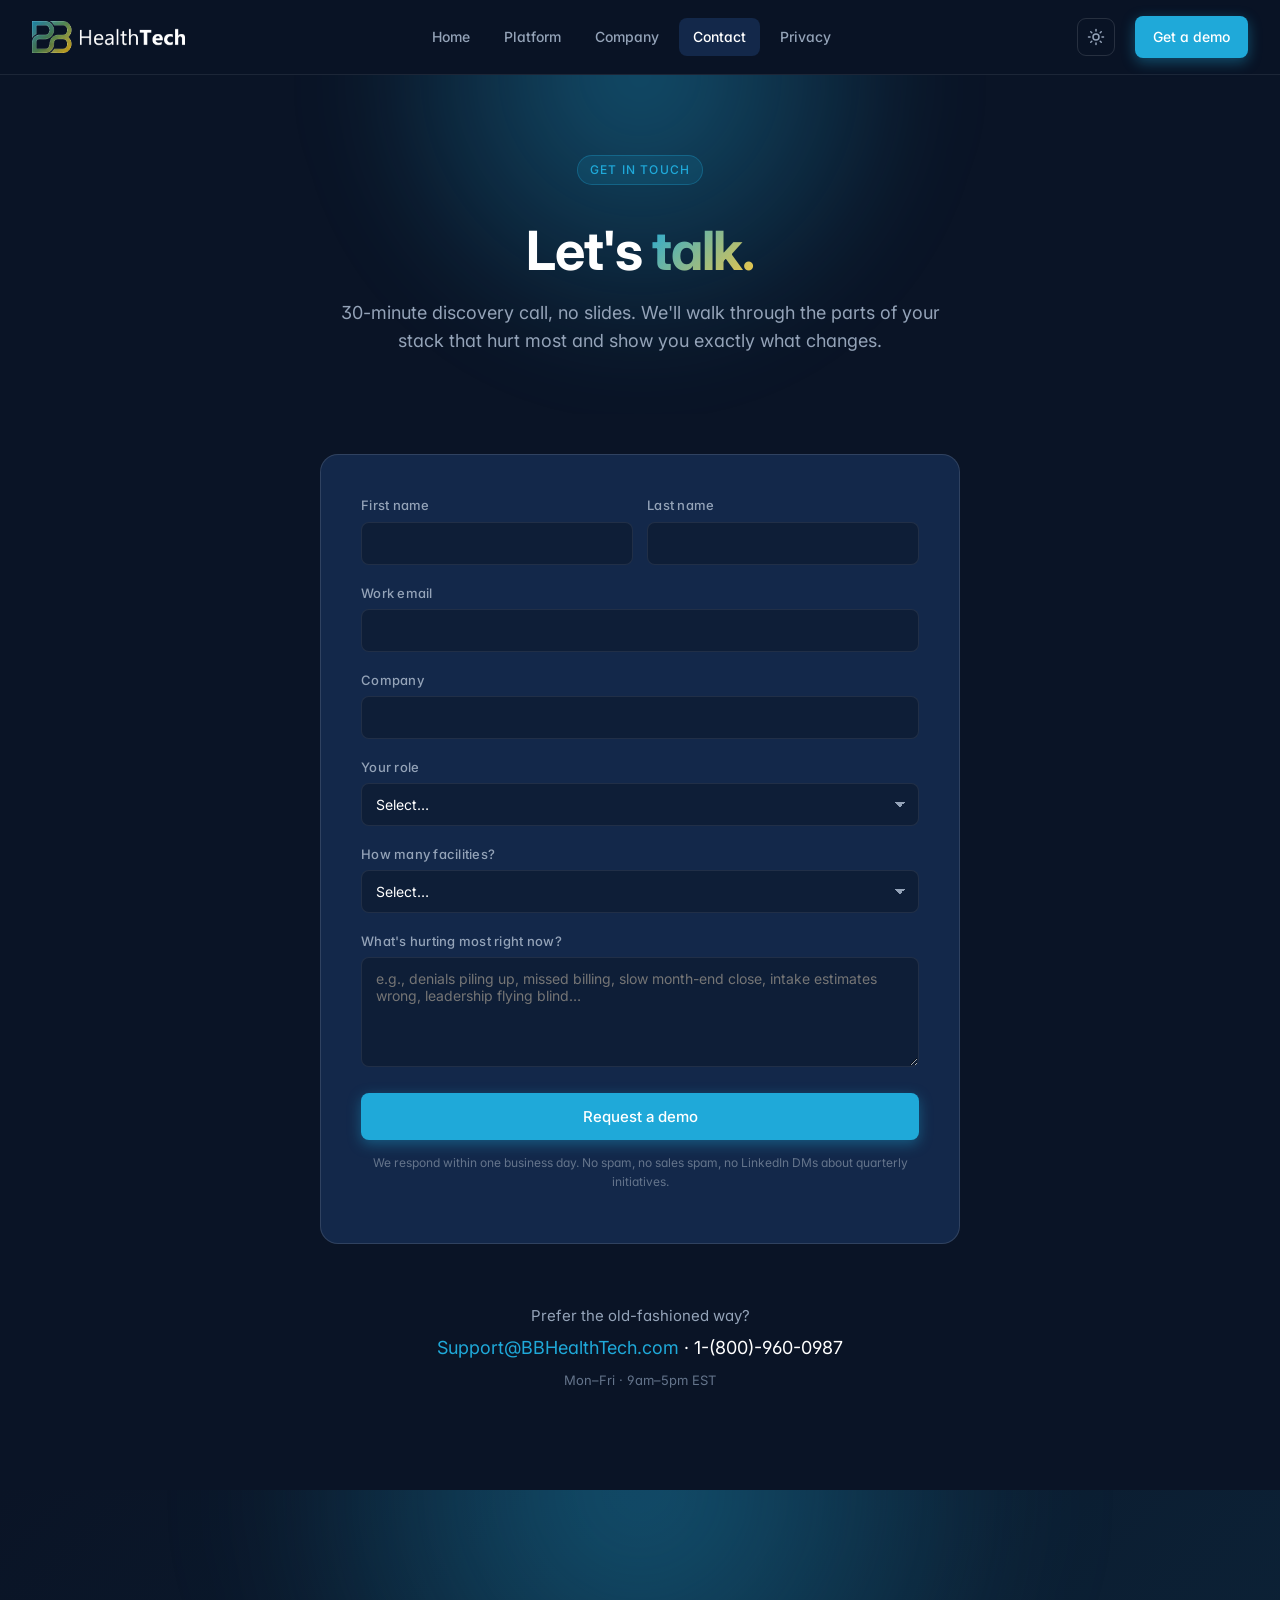
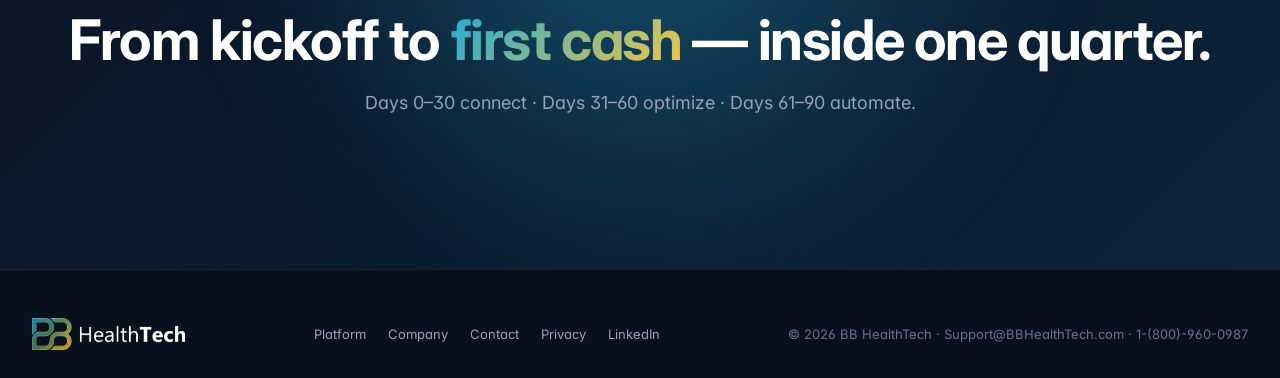
<file: contact.html>
<!doctype html>
<html lang="en">
<head>
<meta charset="utf-8">
<meta name="viewport" content="width=device-width,initial-scale=1">
<title>Contact / Get a demo — BB HealthTech</title>
<meta name="description" content="Schedule a 30-minute discovery call with BB HealthTech. No slides — we walk through the parts of your stack that hurt most.">
<link rel="canonical" href="https://www.bbhealthtech.com/contact.html">
<link rel="stylesheet" href="styles.css">
<link href="https://fonts.googleapis.com/css2?family=Inter:wght@400;500;600;700&display=swap" rel="stylesheet">
</head>
<body>

<nav>
  <div class="nav-inner">
    <a href="/" class="logo" style="display:flex; align-items:center;"><img id="main-logo" src="logos/bb_healthtech_logo_dark_bg.png" alt="HealthTech" style="height: 32px; object-fit: contain;"></a>
    <div class="nav-links">
      <a href="index.html">Home</a>
      <a href="platform.html">Platform</a>
      <a href="company.html">Company</a>
      <a href="contact.html" class="active">Contact</a>
      <a href="privacy.html">Privacy</a>
    </div>
    <div class="nav-cta"><button class="theme-toggle" type="button" aria-label="Toggle theme"></button><a class="btn btn-primary" href="#demo-form">Get a demo</a>
    </div>
  </div>
</nav>

<header class="page-hero">
  <div class="container">
    <span class="eyebrow-pill">Get in touch</span>
    <h1>Let's <span class="grad">talk.</span></h1>
    <p>30-minute discovery call, no slides. We'll walk through the parts of your stack that hurt most and show you exactly what changes.</p>
  </div>
</header>

<section style="padding-top:40px" id="demo-form">
  <div class="container">
    <div class="form-wrap">
      <!--
        TODO post-launch: replace the form action with a real handler.
        Recommended path: Formspree (https://formspree.io/) free tier — set action to your form endpoint.
        Until then, the form uses mailto: as a fallback so it works the moment the site goes live.
      -->
      <form action="mailto:Support@BBHealthTech.com" method="post" enctype="text/plain">
        <div class="form-row two">
          <div class="form-row">
            <label for="first">First name</label>
            <input type="text" id="first" name="first_name" required autocomplete="given-name">
          </div>
          <div class="form-row">
            <label for="last">Last name</label>
            <input type="text" id="last" name="last_name" required autocomplete="family-name">
          </div>
        </div>
        <div class="form-row">
          <label for="email">Work email</label>
          <input type="email" id="email" name="email" required autocomplete="email">
        </div>
        <div class="form-row">
          <label for="company">Company</label>
          <input type="text" id="company" name="company" required autocomplete="organization">
        </div>
        <div class="form-row">
          <label for="role">Your role</label>
          <select id="role" name="role" required>
            <option value="" disabled selected>Select…</option>
            <option>CEO / Founder</option>
            <option>CFO / VP Finance</option>
            <option>COO / VP Operations</option>
            <option>VP / Director, Revenue Cycle</option>
            <option>VP / Director, Clinical / Intake</option>
            <option>Other</option>
          </select>
        </div>
        <div class="form-row">
          <label for="facilities">How many facilities?</label>
          <select id="facilities" name="facilities">
            <option value="" disabled selected>Select…</option>
            <option>1 facility</option>
            <option>2–5 facilities</option>
            <option>6–15 facilities</option>
            <option>16–50 facilities</option>
            <option>50+ facilities</option>
            <option>Billing co. / advisor</option>
          </select>
        </div>
        <div class="form-row">
          <label for="msg">What's hurting most right now?</label>
          <textarea id="msg" name="message" placeholder="e.g., denials piling up, missed billing, slow month-end close, intake estimates wrong, leadership flying blind…"></textarea>
        </div>
        <button type="submit" class="btn btn-primary btn-lg" style="width:100%;justify-content:center;margin-top:8px">Request a demo</button>
        <p class="form-fine">We respond within one business day. No spam, no sales spam, no LinkedIn DMs about quarterly initiatives.</p>
      </form>
    </div>

    <div style="text-align:center;margin-top:60px;color:var(--text-2);font-size:15px">
      <p style="margin:0 0 6px">Prefer the old-fashioned way?</p>
      <p style="margin:0;font-size:18px;color:#fff">
        <a href="mailto:Support@BBHealthTech.com" style="color:var(--cyan)">Support@BBHealthTech.com</a> · 1-(800)-960-0987
      </p>
      <p style="margin:8px 0 0;font-size:13px;color:var(--text-3)">Mon–Fri · 9am–5pm EST</p>
    </div>
  </div>
</section>

<section class="cta">
  <div class="container cta-inner">
    <h2>From kickoff to <span class="grad">first cash</span> — inside one quarter.</h2>
    <p>Days 0–30 connect · Days 31–60 optimize · Days 61–90 automate.</p>
  </div>
</section>

<footer>
  <div class="container foot">
    <img src="logos/bb_healthtech_logo_dark_bg.png" alt="HealthTech Logo" style="height: 32px; object-fit: contain;">
    <div class="foot-links">
      <a href="platform.html">Platform</a>
      <a href="company.html">Company</a>
      <a href="contact.html">Contact</a>
      <a href="privacy.html">Privacy</a>
      <a href="https://www.linkedin.com/company/bbhealthtech/" target="_blank" rel="noopener">LinkedIn</a>
    </div>
    <div>© 2026 BB HealthTech · Support@BBHealthTech.com · 1-(800)-960-0987</div>
  </div>
</footer>


<script>
(function() {
  const SUN = '<svg viewBox="0 0 24 24" fill="none" stroke="currentColor" stroke-width="2" stroke-linecap="round" style="width:18px;height:18px;"><circle cx="12" cy="12" r="4"/><path d="M12 2v2M12 20v2M2 12h2M20 12h2M5 5l1.4 1.4M17.6 17.6L19 19M19 5l-1.4 1.4M6.4 17.6L5 19"/></svg>';
  const MOON = '<svg viewBox="0 0 24 24" fill="none" stroke="currentColor" stroke-width="2" stroke-linecap="round" stroke-linejoin="round" style="width:18px;height:18px;"><path d="M21 12.8A9 9 0 1 1 11.2 3a7 7 0 0 0 9.8 9.8z"/></svg>';
  
  const toggleBtn = document.querySelector('.theme-toggle');
  if (!toggleBtn) return;
  
  let currentTheme = localStorage.getItem('bbht-v3-theme') || 'dark';
  const logoImg = document.getElementById('main-logo');
  const logoPrefix = logoImg.src.includes('website-v1/') ? 'website-v1/logos/' : 'logos/';
  const footerImg = document.querySelector('footer img');
  
  function applyTheme(theme) {
      document.documentElement.setAttribute('data-theme', theme);
      localStorage.setItem('bbht-v3-theme', theme);
      if (theme === 'light') {
          logoImg.src = logoPrefix + 'bb_healthtech_logo_light_bg.png';
          if (footerImg) footerImg.src = logoPrefix + 'bb_healthtech_logo_light_bg.png';
          toggleBtn.innerHTML = MOON;
          toggleBtn.style.color = '#475569';
          toggleBtn.style.borderColor = '#cbd5e1';
      } else {
          logoImg.src = logoPrefix + 'bb_healthtech_logo_dark_bg.png';
          if (footerImg) footerImg.src = logoPrefix + 'bb_healthtech_logo_dark_bg.png';
          toggleBtn.innerHTML = SUN;
          toggleBtn.style.color = 'var(--text-2)';
          toggleBtn.style.borderColor = 'var(--line-2)';
      }
  }
  
  // Apply initial theme immediately to prevent flashing
  applyTheme(currentTheme);
  
  toggleBtn.addEventListener('click', function(e) {
      e.preventDefault();
      const newTheme = document.documentElement.getAttribute('data-theme') === 'light' ? 'dark' : 'light';
      applyTheme(newTheme);
  });
})();
</script>

</body>
</html>
</file>
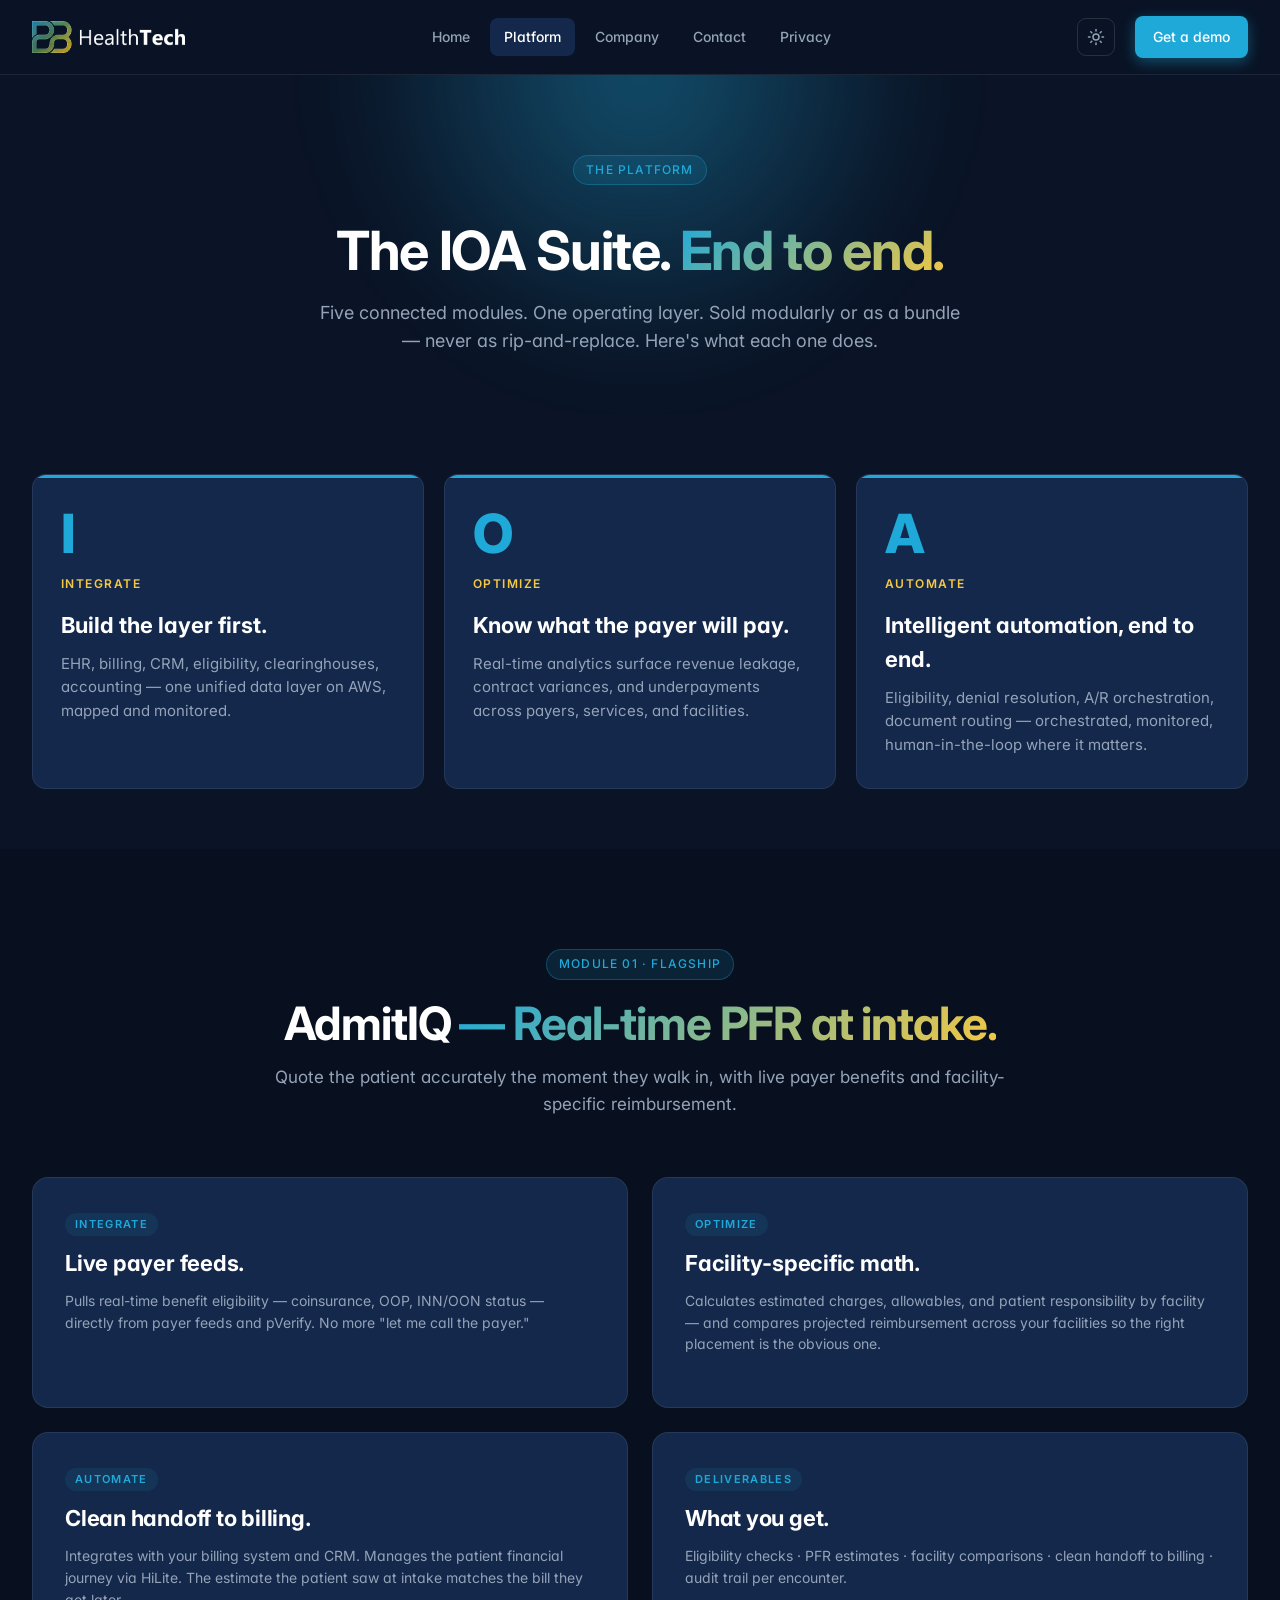
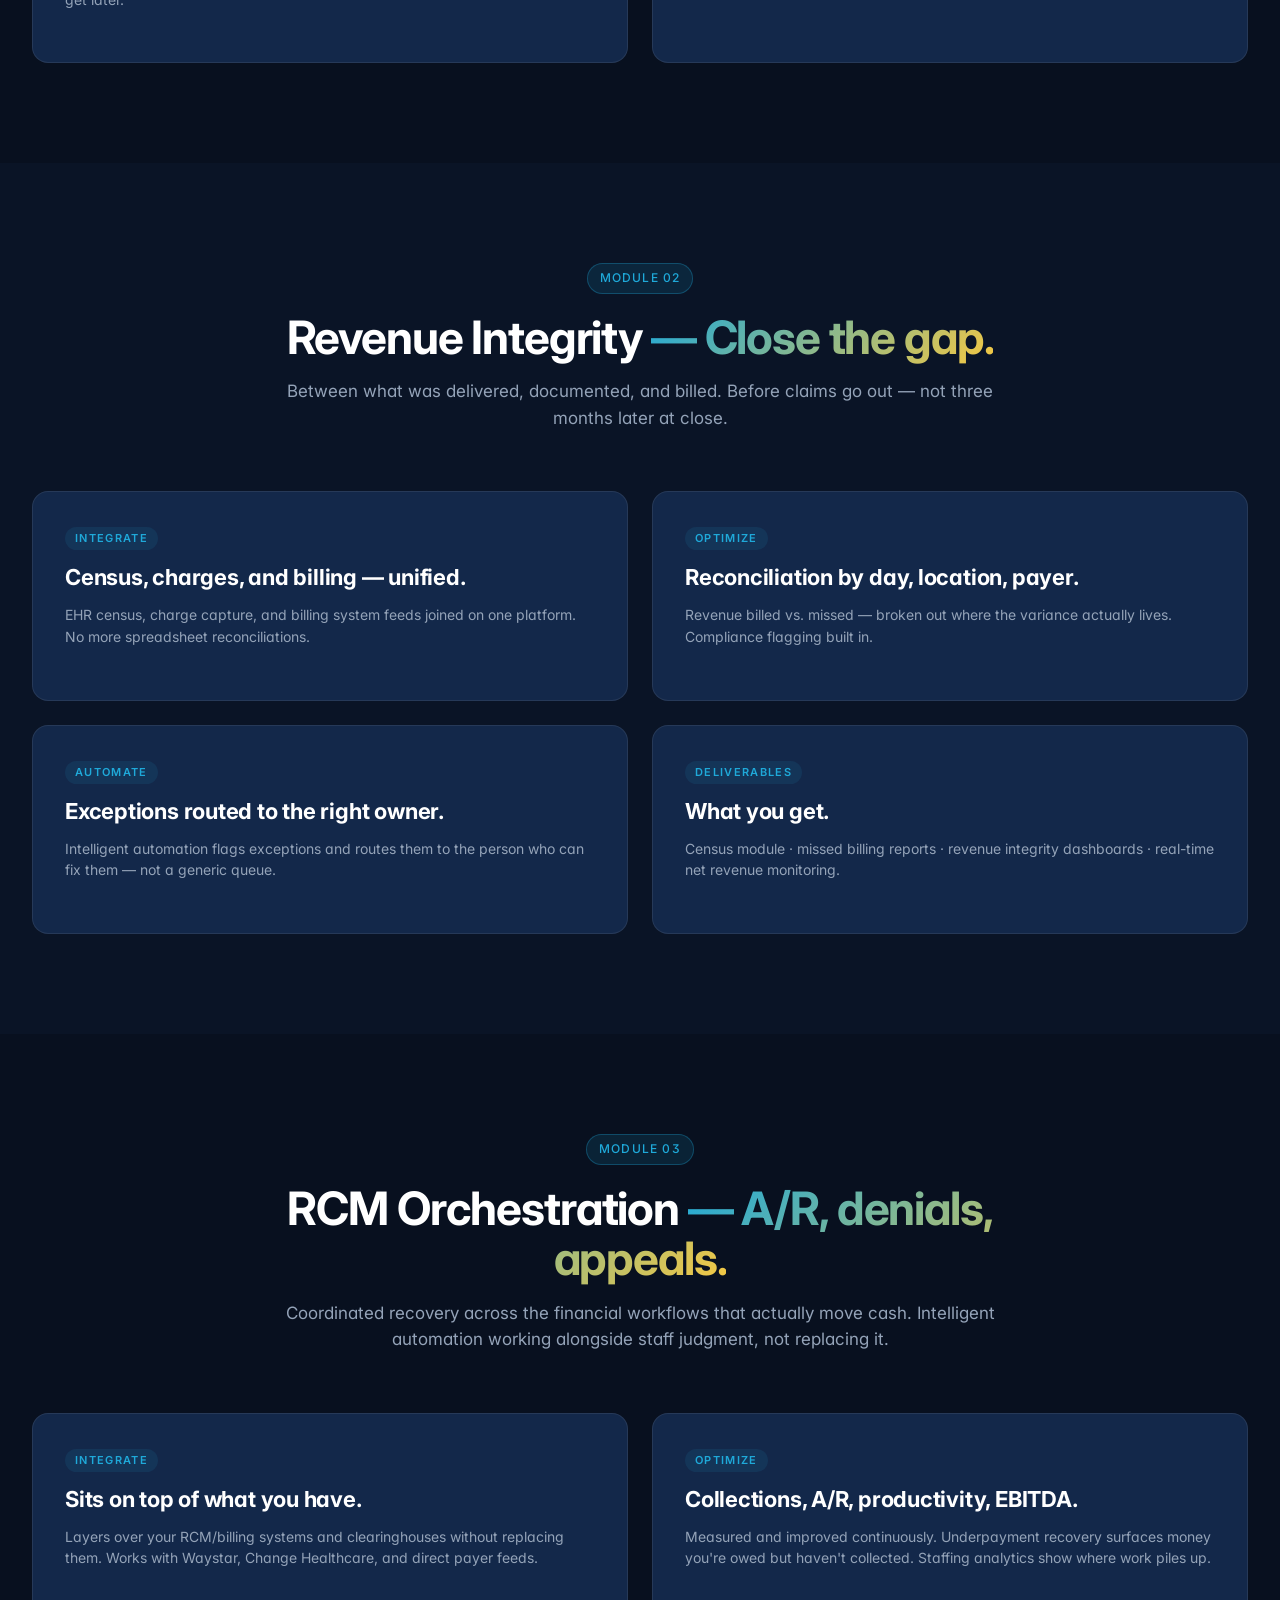
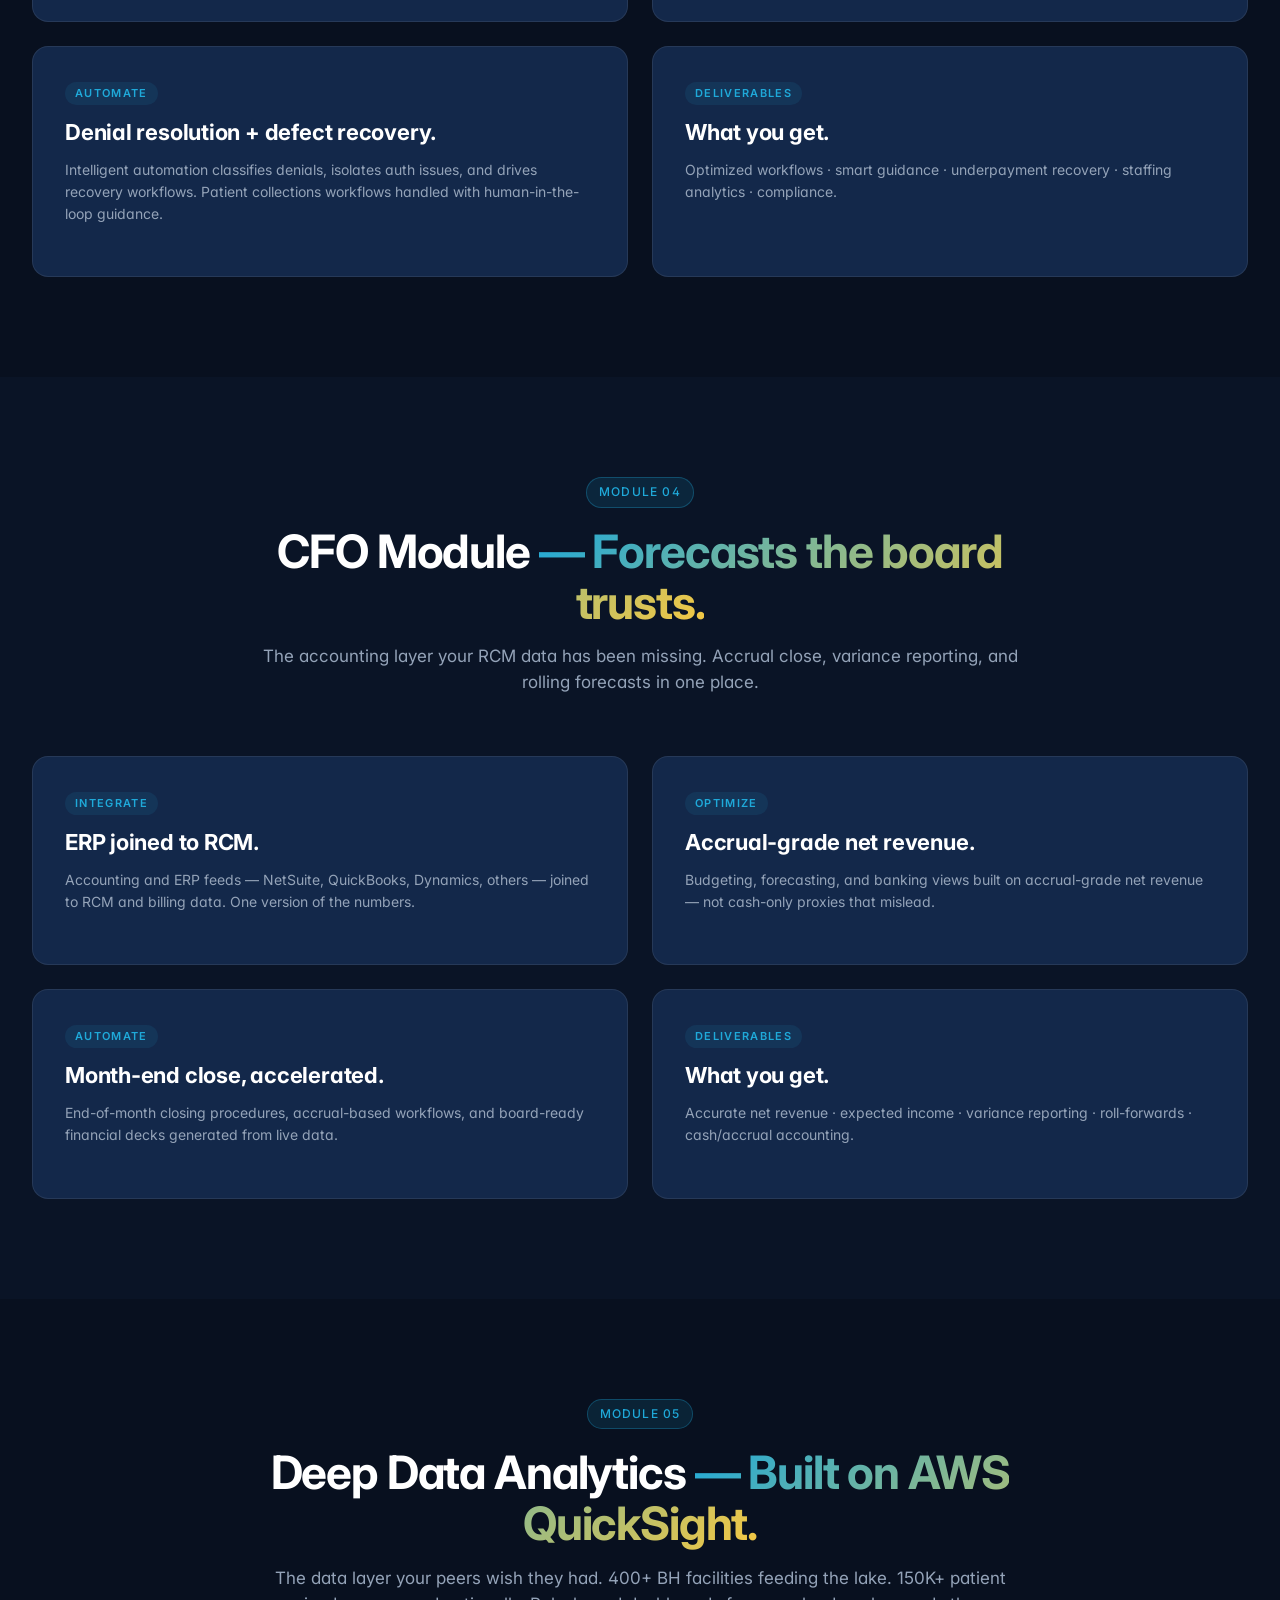
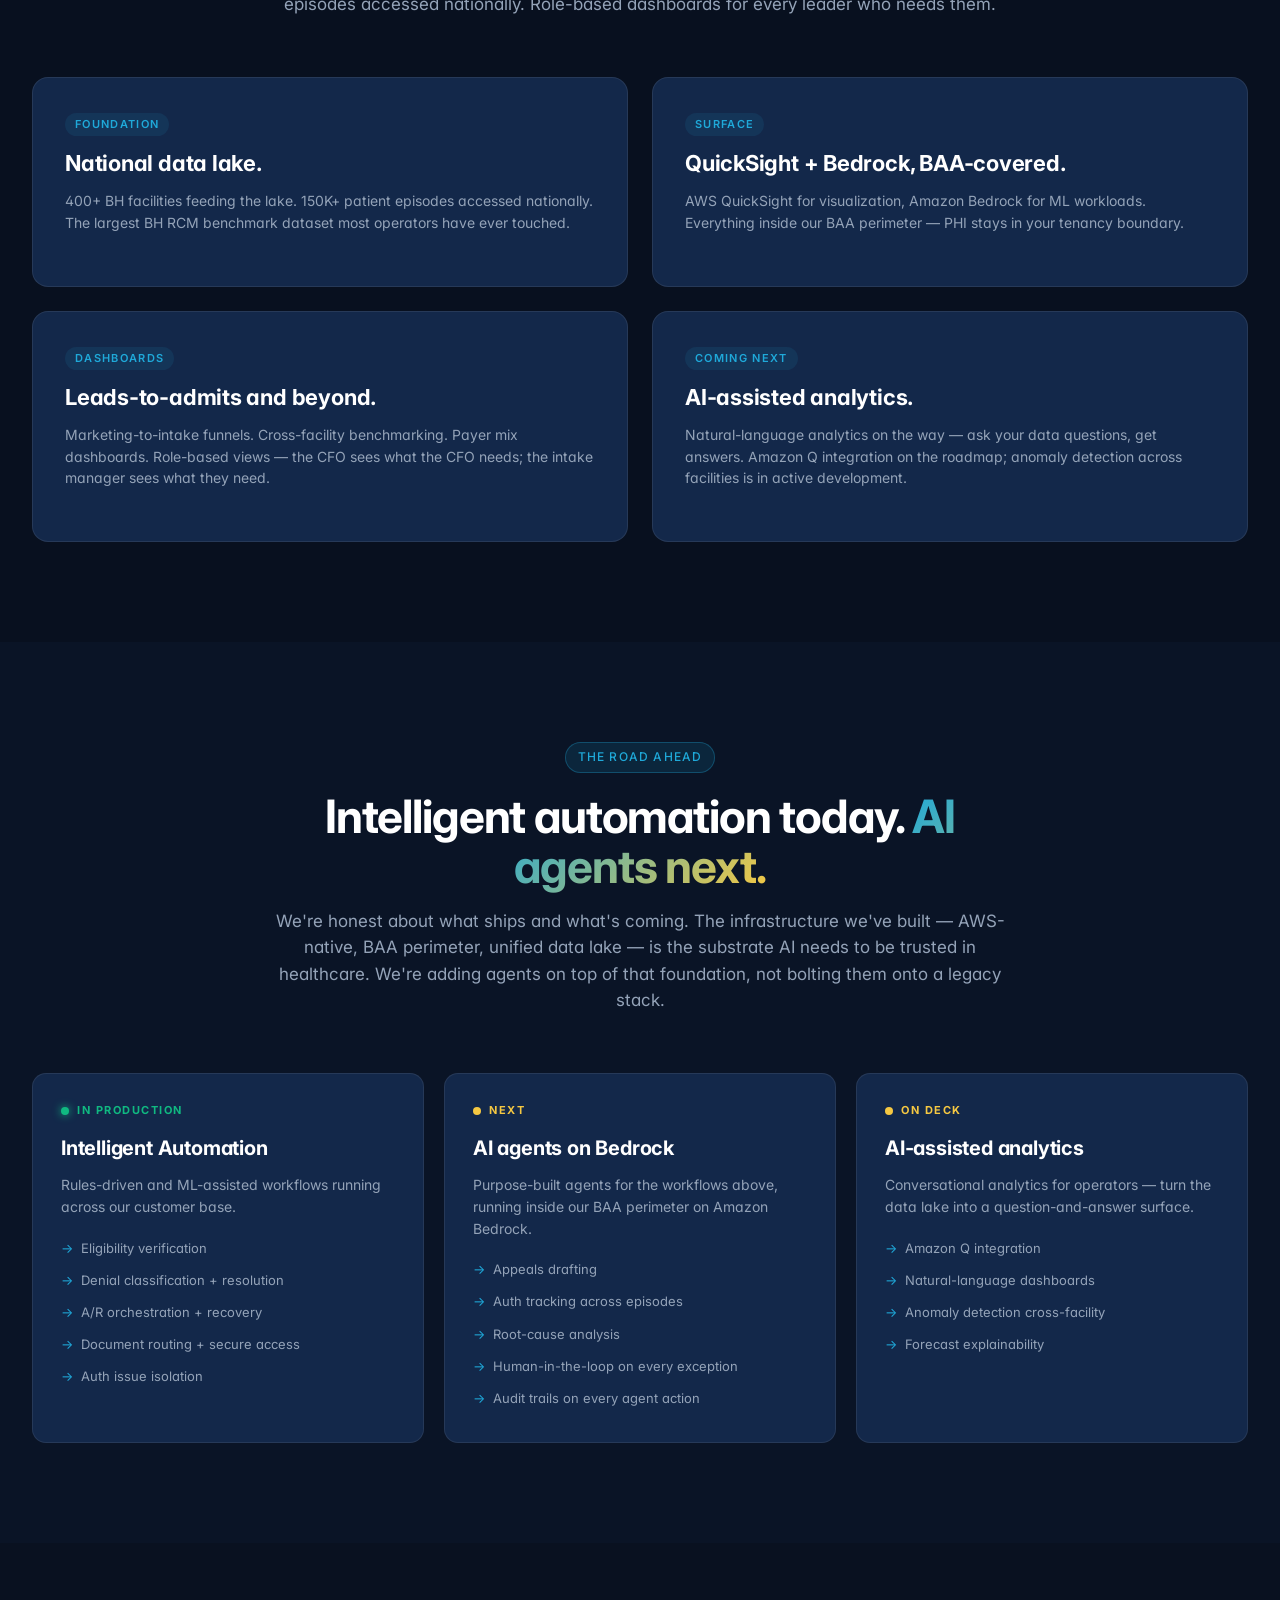
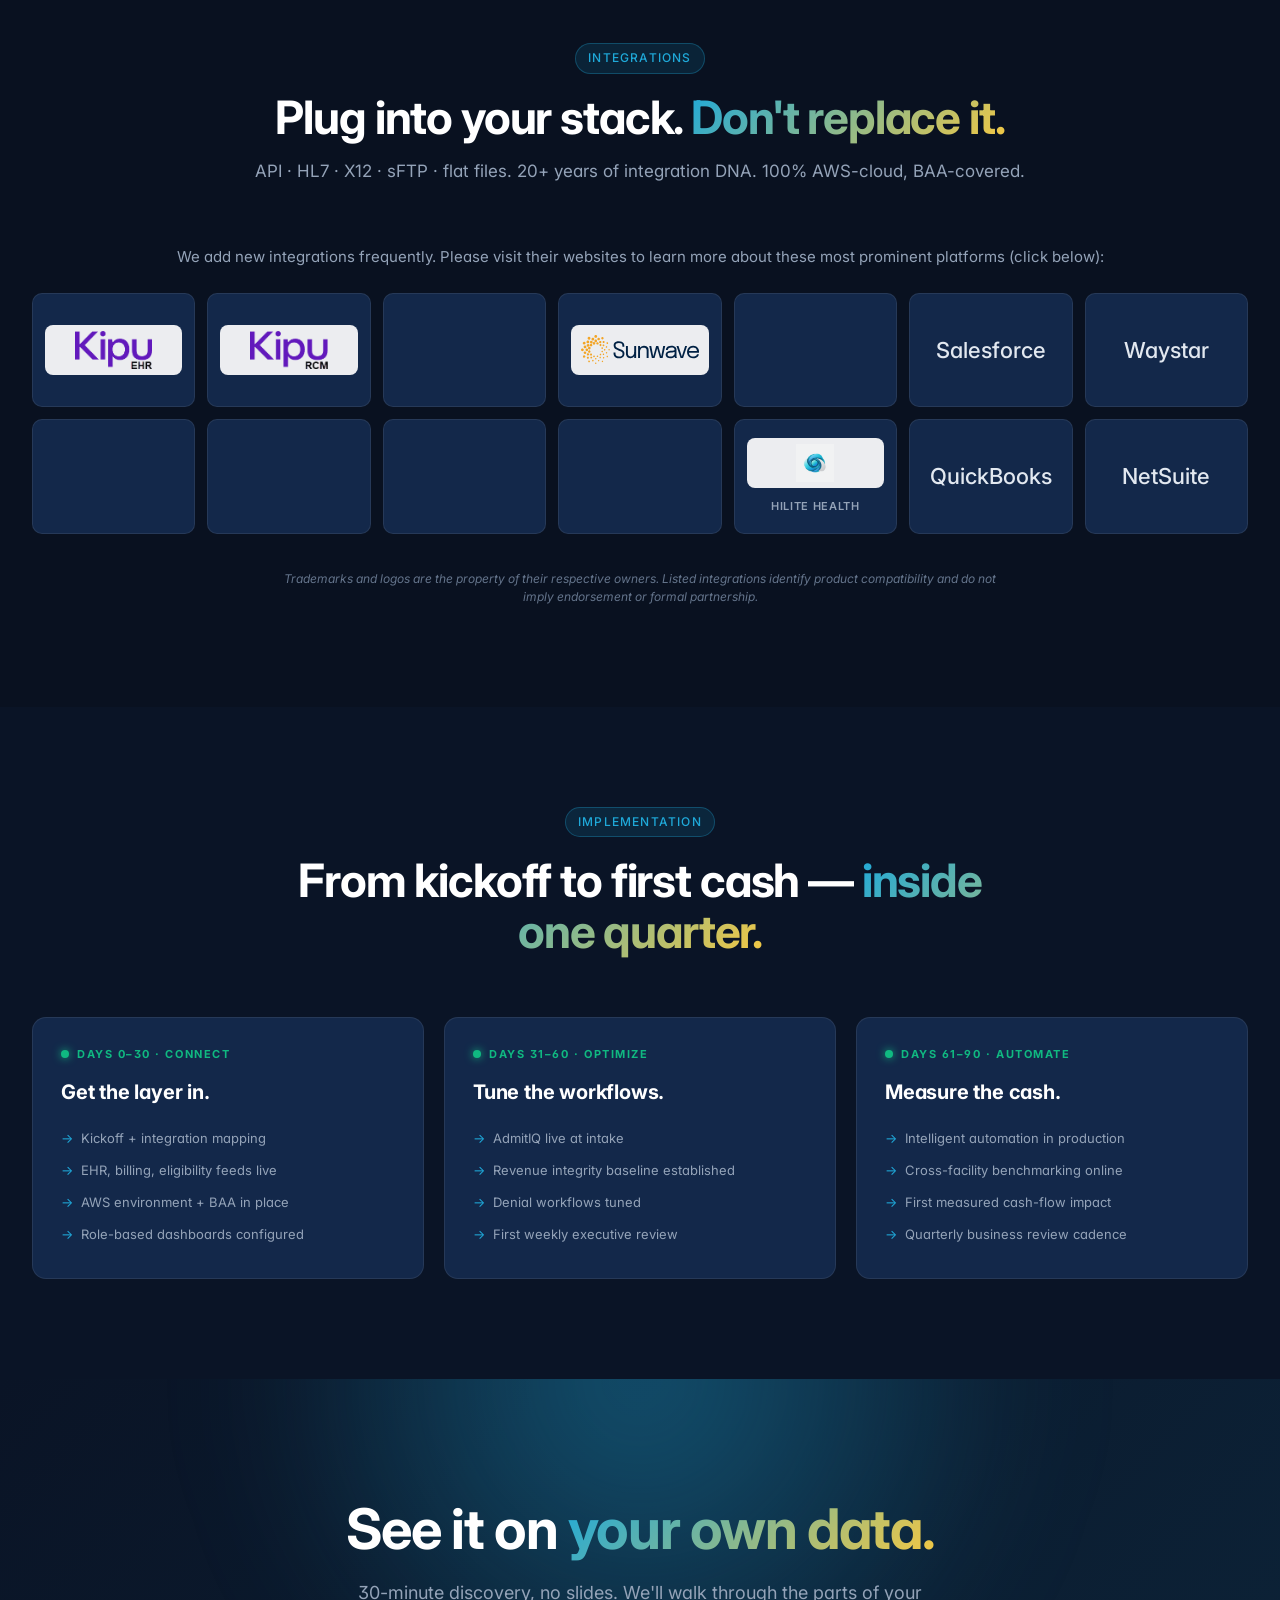
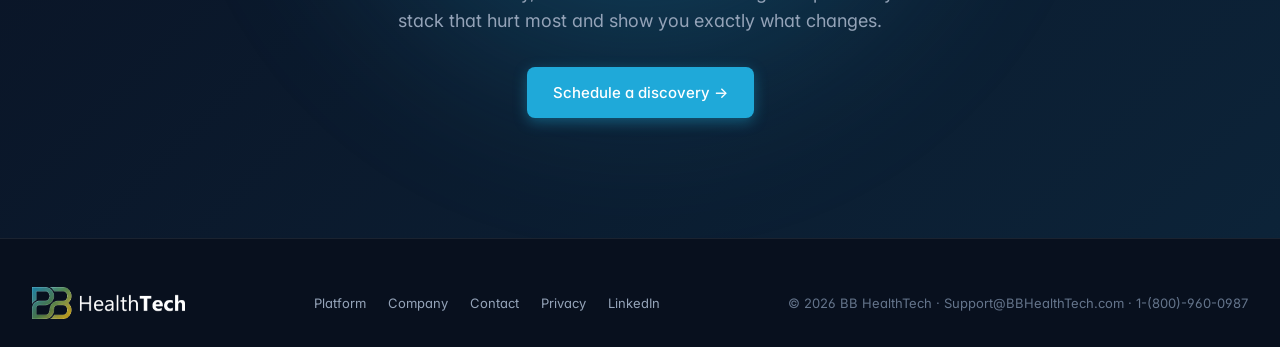
<file: platform.html>
<!doctype html>
<html lang="en">
<head>
<meta charset="utf-8">
<meta name="viewport" content="width=device-width,initial-scale=1">
<title>Platform — The IOA Suite | BB HealthTech</title>
<meta name="description" content="The IOA Suite from BB HealthTech: AdmitIQ, Revenue Integrity, RCM Orchestration, CFO Module, and Deep Data Analytics on AWS QuickSight. Built for mid-market behavioral health.">
<link rel="canonical" href="https://www.bbhealthtech.com/platform.html">
<link rel="stylesheet" href="styles.css?v=17">
<link href="https://fonts.googleapis.com/css2?family=Inter:wght@400;500;600;700&display=swap" rel="stylesheet">
</head>
<body>

<nav>
  <div class="nav-inner">
    <a href="/" class="logo" style="display:flex; align-items:center;"><img id="main-logo" src="logos/bb_healthtech_logo_dark_bg.png" alt="HealthTech" style="height: 32px; object-fit: contain;"></a>
    <div class="nav-links">
      <a href="index.html">Home</a>
      <a href="platform.html" class="active">Platform</a>
      <a href="company.html">Company</a>
      <a href="contact.html">Contact</a>
      <a href="privacy.html">Privacy</a>
    </div>
    <div class="nav-cta"><button class="theme-toggle" type="button" aria-label="Toggle theme"></button><a class="btn btn-primary" href="contact.html">Get a demo</a>
    </div>
  </div>
</nav>

<header class="page-hero">
  <div class="container">
    <span class="eyebrow-pill">The Platform</span>
    <h1>The IOA Suite. <span class="grad">End to end.</span></h1>
    <p>Five connected modules. One operating layer. Sold modularly or as a bundle — never as rip-and-replace. Here's what each one does.</p>
  </div>
</header>

<!-- IOA framework recap -->
<section style="padding:60px 0">
  <div class="container">
    <div class="ioa-grid">
      <div class="ioa-card">
        <div class="letter">I</div>
        <div class="sub">Integrate</div>
        <h3>Build the layer first.</h3>
        <p>EHR, billing, CRM, eligibility, clearinghouses, accounting — one unified data layer on AWS, mapped and monitored.</p>
      </div>
      <div class="ioa-card">
        <div class="letter">O</div>
        <div class="sub">Optimize</div>
        <h3>Know what the payer will pay.</h3>
        <p>Real-time analytics surface revenue leakage, contract variances, and underpayments across payers, services, and facilities.</p>
      </div>
      <div class="ioa-card">
        <div class="letter">A</div>
        <div class="sub">Automate</div>
        <h3>Intelligent automation, end to end.</h3>
        <p>Eligibility, denial resolution, A/R orchestration, document routing — orchestrated, monitored, human-in-the-loop where it matters.</p>
      </div>
    </div>
  </div>
</section>

<!-- MODULE 01: ADMITIQ -->
<section class="ioa-frame" id="admitiq">
  <div class="container">
    <div class="section-head">
      <span class="eyebrow">Module 01 · Flagship</span>
      <h2>AdmitIQ <span class="grad">— Real-time PFR at intake.</span></h2>
      <p>Quote the patient accurately the moment they walk in, with live payer benefits and facility-specific reimbursement.</p>
    </div>
    <div class="features">
      <div class="feature">
        <span class="badge">Integrate</span>
        <h3>Live payer feeds.</h3>
        <p>Pulls real-time benefit eligibility — coinsurance, OOP, INN/OON status — directly from payer feeds and pVerify. No more "let me call the payer."</p>
      </div>
      <div class="feature">
        <span class="badge">Optimize</span>
        <h3>Facility-specific math.</h3>
        <p>Calculates estimated charges, allowables, and patient responsibility by facility — and compares projected reimbursement across your facilities so the right placement is the obvious one.</p>
      </div>
      <div class="feature">
        <span class="badge">Automate</span>
        <h3>Clean handoff to billing.</h3>
        <p>Integrates with your billing system and CRM. Manages the patient financial journey via HiLite. The estimate the patient saw at intake matches the bill they get later.</p>
      </div>
      <div class="feature">
        <span class="badge">Deliverables</span>
        <h3>What you get.</h3>
        <p>Eligibility checks · PFR estimates · facility comparisons · clean handoff to billing · audit trail per encounter.</p>
      </div>
    </div>
  </div>
</section>

<!-- MODULE 02: REVENUE INTEGRITY -->
<section id="revenue-integrity">
  <div class="container">
    <div class="section-head">
      <span class="eyebrow">Module 02</span>
      <h2>Revenue Integrity <span class="grad">— Close the gap.</span></h2>
      <p>Between what was delivered, documented, and billed. Before claims go out — not three months later at close.</p>
    </div>
    <div class="features">
      <div class="feature">
        <span class="badge">Integrate</span>
        <h3>Census, charges, and billing — unified.</h3>
        <p>EHR census, charge capture, and billing system feeds joined on one platform. No more spreadsheet reconciliations.</p>
      </div>
      <div class="feature">
        <span class="badge">Optimize</span>
        <h3>Reconciliation by day, location, payer.</h3>
        <p>Revenue billed vs. missed — broken out where the variance actually lives. Compliance flagging built in.</p>
      </div>
      <div class="feature">
        <span class="badge">Automate</span>
        <h3>Exceptions routed to the right owner.</h3>
        <p>Intelligent automation flags exceptions and routes them to the person who can fix them — not a generic queue.</p>
      </div>
      <div class="feature">
        <span class="badge">Deliverables</span>
        <h3>What you get.</h3>
        <p>Census module · missed billing reports · revenue integrity dashboards · real-time net revenue monitoring.</p>
      </div>
    </div>
  </div>
</section>

<!-- MODULE 03: ORCHESTRATION -->
<section class="ioa-frame" id="orchestration">
  <div class="container">
    <div class="section-head">
      <span class="eyebrow">Module 03</span>
      <h2>RCM Orchestration <span class="grad">— A/R, denials, appeals.</span></h2>
      <p>Coordinated recovery across the financial workflows that actually move cash. Intelligent automation working alongside staff judgment, not replacing it.</p>
    </div>
    <div class="features">
      <div class="feature">
        <span class="badge">Integrate</span>
        <h3>Sits on top of what you have.</h3>
        <p>Layers over your RCM/billing systems and clearinghouses without replacing them. Works with Waystar, Change Healthcare, and direct payer feeds.</p>
      </div>
      <div class="feature">
        <span class="badge">Optimize</span>
        <h3>Collections, A/R, productivity, EBITDA.</h3>
        <p>Measured and improved continuously. Underpayment recovery surfaces money you're owed but haven't collected. Staffing analytics show where work piles up.</p>
      </div>
      <div class="feature">
        <span class="badge">Automate</span>
        <h3>Denial resolution + defect recovery.</h3>
        <p>Intelligent automation classifies denials, isolates auth issues, and drives recovery workflows. Patient collections workflows handled with human-in-the-loop guidance.</p>
      </div>
      <div class="feature">
        <span class="badge">Deliverables</span>
        <h3>What you get.</h3>
        <p>Optimized workflows · smart guidance · underpayment recovery · staffing analytics · compliance.</p>
      </div>
    </div>
  </div>
</section>

<!-- MODULE 04: CFO MODULE -->
<section id="cfo">
  <div class="container">
    <div class="section-head">
      <span class="eyebrow">Module 04</span>
      <h2>CFO Module <span class="grad">— Forecasts the board trusts.</span></h2>
      <p>The accounting layer your RCM data has been missing. Accrual close, variance reporting, and rolling forecasts in one place.</p>
    </div>
    <div class="features">
      <div class="feature">
        <span class="badge">Integrate</span>
        <h3>ERP joined to RCM.</h3>
        <p>Accounting and ERP feeds — NetSuite, QuickBooks, Dynamics, others — joined to RCM and billing data. One version of the numbers.</p>
      </div>
      <div class="feature">
        <span class="badge">Optimize</span>
        <h3>Accrual-grade net revenue.</h3>
        <p>Budgeting, forecasting, and banking views built on accrual-grade net revenue — not cash-only proxies that mislead.</p>
      </div>
      <div class="feature">
        <span class="badge">Automate</span>
        <h3>Month-end close, accelerated.</h3>
        <p>End-of-month closing procedures, accrual-based workflows, and board-ready financial decks generated from live data.</p>
      </div>
      <div class="feature">
        <span class="badge">Deliverables</span>
        <h3>What you get.</h3>
        <p>Accurate net revenue · expected income · variance reporting · roll-forwards · cash/accrual accounting.</p>
      </div>
    </div>
  </div>
</section>

<!-- MODULE 05: DEEP ANALYTICS — PROMOTED -->
<section class="ioa-frame" id="analytics">
  <div class="container">
    <div class="section-head">
      <span class="eyebrow">Module 05</span>
      <h2>Deep Data Analytics <span class="grad">— Built on AWS QuickSight.</span></h2>
      <p>The data layer your peers wish they had. 400+ BH facilities feeding the lake. 150K+ patient episodes accessed nationally. Role-based dashboards for every leader who needs them.</p>
    </div>
    <div class="features">
      <div class="feature">
        <span class="badge">Foundation</span>
        <h3>National data lake.</h3>
        <p>400+ BH facilities feeding the lake. 150K+ patient episodes accessed nationally. The largest BH RCM benchmark dataset most operators have ever touched.</p>
      </div>
      <div class="feature">
        <span class="badge">Surface</span>
        <h3>QuickSight + Bedrock, BAA-covered.</h3>
        <p>AWS QuickSight for visualization, Amazon Bedrock for ML workloads. Everything inside our BAA perimeter — PHI stays in your tenancy boundary.</p>
      </div>
      <div class="feature">
        <span class="badge">Dashboards</span>
        <h3>Leads-to-admits and beyond.</h3>
        <p>Marketing-to-intake funnels. Cross-facility benchmarking. Payer mix dashboards. Role-based views — the CFO sees what the CFO needs; the intake manager sees what they need.</p>
      </div>
      <div class="feature">
        <span class="badge">Coming next</span>
        <h3>AI-assisted analytics.</h3>
        <p>Natural-language analytics on the way — ask your data questions, get answers. Amazon Q integration on the roadmap; anomaly detection across facilities is in active development.</p>
      </div>
    </div>
  </div>
</section>

<!-- AI Roadmap -->
<section id="ai-roadmap">
  <div class="container">
    <div class="section-head">
      <span class="eyebrow">The Road Ahead</span>
      <h2>Intelligent automation today. <span class="grad">AI agents next.</span></h2>
      <p>We're honest about what ships and what's coming. The infrastructure we've built — AWS-native, BAA perimeter, unified data lake — is the substrate AI needs to be trusted in healthcare. We're adding agents on top of that foundation, not bolting them onto a legacy stack.</p>
    </div>
    <div class="roadmap">
      <div class="rm-card now">
        <div class="when">In production</div>
        <h3>Intelligent Automation</h3>
        <p>Rules-driven and ML-assisted workflows running across our customer base.</p>
        <ul>
          <li>Eligibility verification</li>
          <li>Denial classification + resolution</li>
          <li>A/R orchestration + recovery</li>
          <li>Document routing + secure access</li>
          <li>Auth issue isolation</li>
        </ul>
      </div>
      <div class="rm-card">
        <div class="when">Next</div>
        <h3>AI agents on Bedrock</h3>
        <p>Purpose-built agents for the workflows above, running inside our BAA perimeter on Amazon Bedrock.</p>
        <ul>
          <li>Appeals drafting</li>
          <li>Auth tracking across episodes</li>
          <li>Root-cause analysis</li>
          <li>Human-in-the-loop on every exception</li>
          <li>Audit trails on every agent action</li>
        </ul>
      </div>
      <div class="rm-card">
        <div class="when">On deck</div>
        <h3>AI-assisted analytics</h3>
        <p>Conversational analytics for operators — turn the data lake into a question-and-answer surface.</p>
        <ul>
          <li>Amazon Q integration</li>
          <li>Natural-language dashboards</li>
          <li>Anomaly detection cross-facility</li>
          <li>Forecast explainability</li>
        </ul>
      </div>
    </div>
  </div>
</section>

<!-- INTEGRATIONS -->
<section class="integ-section">
  <div class="container">
    <div class="section-head">
      <span class="eyebrow">Integrations</span>
      <h2>Plug into your stack. <span class="grad">Don't replace it.</span></h2>
      <p>API · HL7 · X12 · sFTP · flat files. 20+ years of integration DNA. 100% AWS-cloud, BAA-covered.</p>
    </div>
    <p class="integ-intro">We add new integrations frequently. Please visit their websites to learn more about these most prominent platforms (click below):</p>
    <div class="integ-marquee">
      <a class="integ-chip" href="https://kipuhealth.com/" target="_blank" rel="noopener"><img src="logos/KIPU%20EHR.png" alt="Kipu EHR" onerror="this.remove()"></a>
      <a class="integ-chip" href="https://kipuhealth.com/" target="_blank" rel="noopener"><img src="logos/KIPU%20RCM.png" alt="Kipu RCM" onerror="this.remove()"></a>
      <a class="integ-chip" href="https://www.collaboratemd.com/" target="_blank" rel="noopener"><img src="https://www.collaboratemd.com/wp-content/uploads/2026/03/2026_CMDbyEH_Logo_Master_-by-EH-FullColor.png" alt="CollaborateMD" onerror="this.remove()"></a>
      <a class="integ-chip" href="https://sunwavehealth.com/" target="_blank" rel="noopener"><img src="logos/sunwave.svg" alt="Sunwave" onerror="this.remove()"></a>
      <a class="integ-chip" href="https://lightningstep.com/" target="_blank" rel="noopener"><img src="https://cdn.prod.website-files.com/67d82b611bf9d5cc71bb556d/67d843101156d984fc4d166d_ls-logo-header.svg" alt="Lightning Step" onerror="this.remove()"></a>
      <a class="integ-chip text-only" href="https://www.salesforce.com/" target="_blank" rel="noopener"><span class="name">Salesforce</span></a>
      <a class="integ-chip text-only" href="https://www.waystar.com/" target="_blank" rel="noopener"><span class="name">Waystar</span></a>
      <a class="integ-chip" href="https://www.advancedmd.com/" target="_blank" rel="noopener"><img src="https://www.advancedmd.com/wp-content/uploads/2026/03/advancedmd-logo-wordmark.svg" alt="AdvancedMD" onerror="this.remove()"></a>
      <a class="integ-chip" href="https://centralreach.com/" target="_blank" rel="noopener"><img src="https://centralreach.com/wp-content/uploads/2022/04/logo-centralreach.svg" alt="Central Reach" onerror="this.remove()"></a>
      <a class="integ-chip" href="https://www.ntst.com/" target="_blank" rel="noopener"><img src="https://www.ntst.com/-/media/logos/netsmart/logo-netsmart-color.svg" alt="Netsmart" onerror="this.remove()"></a>
      <a class="integ-chip" href="https://www.pverify.com/" target="_blank" rel="noopener"><img src="https://pverify.com/wp-content/uploads/2024/12/pVerify%E2%84%A2_Logo_Color.png" alt="pVerify" onerror="this.remove()"></a>
      <a class="integ-chip" href="https://hilitehealth.com/" target="_blank" rel="noopener"><img src="logos/hilite.png" alt="HiLite Health" onerror="this.remove()"><span class="name">HiLite Health</span></a>
      <a class="integ-chip text-only" href="https://quickbooks.intuit.com/" target="_blank" rel="noopener"><span class="name">QuickBooks</span></a>
      <a class="integ-chip text-only" href="https://www.netsuite.com/" target="_blank" rel="noopener"><span class="name">NetSuite</span></a>
    </div>
    <p class="integ-disclaimer">Trademarks and logos are the property of their respective owners. Listed integrations identify product compatibility and do not imply endorsement or formal partnership.</p>
  </div>
</section>

<!-- IMPLEMENTATION -->
<section>
  <div class="container">
    <div class="section-head">
      <span class="eyebrow">Implementation</span>
      <h2>From kickoff to first cash — <span class="grad">inside one quarter.</span></h2>
    </div>
    <div class="roadmap">
      <div class="rm-card now">
        <div class="when">Days 0–30 · Connect</div>
        <h3>Get the layer in.</h3>
        <ul>
          <li>Kickoff + integration mapping</li>
          <li>EHR, billing, eligibility feeds live</li>
          <li>AWS environment + BAA in place</li>
          <li>Role-based dashboards configured</li>
        </ul>
      </div>
      <div class="rm-card now">
        <div class="when">Days 31–60 · Optimize</div>
        <h3>Tune the workflows.</h3>
        <ul>
          <li>AdmitIQ live at intake</li>
          <li>Revenue integrity baseline established</li>
          <li>Denial workflows tuned</li>
          <li>First weekly executive review</li>
        </ul>
      </div>
      <div class="rm-card now">
        <div class="when">Days 61–90 · Automate</div>
        <h3>Measure the cash.</h3>
        <ul>
          <li>Intelligent automation in production</li>
          <li>Cross-facility benchmarking online</li>
          <li>First measured cash-flow impact</li>
          <li>Quarterly business review cadence</li>
        </ul>
      </div>
    </div>
  </div>
</section>

<!-- CTA -->
<section class="cta">
  <div class="container cta-inner">
    <h2>See it on <span class="grad">your own data.</span></h2>
    <p>30-minute discovery, no slides. We'll walk through the parts of your stack that hurt most and show you exactly what changes.</p>
    <a href="contact.html" class="btn btn-primary btn-lg">Schedule a discovery →</a>
  </div>
</section>

<footer>
  <div class="container foot">
    <img src="logos/bb_healthtech_logo_dark_bg.png" alt="HealthTech Logo" style="height: 32px; object-fit: contain;">
    <div class="foot-links">
      <a href="platform.html">Platform</a>
      <a href="company.html">Company</a>
      <a href="contact.html">Contact</a>
      <a href="privacy.html">Privacy</a>
      <a href="https://www.linkedin.com/company/bbhealthtech/" target="_blank" rel="noopener">LinkedIn</a>
    </div>
    <div>© 2026 BB HealthTech · Support@BBHealthTech.com · 1-(800)-960-0987</div>
  </div>
</footer>


<script>
(function() {
  const SUN = '<svg viewBox="0 0 24 24" fill="none" stroke="currentColor" stroke-width="2" stroke-linecap="round" style="width:18px;height:18px;"><circle cx="12" cy="12" r="4"/><path d="M12 2v2M12 20v2M2 12h2M20 12h2M5 5l1.4 1.4M17.6 17.6L19 19M19 5l-1.4 1.4M6.4 17.6L5 19"/></svg>';
  const MOON = '<svg viewBox="0 0 24 24" fill="none" stroke="currentColor" stroke-width="2" stroke-linecap="round" stroke-linejoin="round" style="width:18px;height:18px;"><path d="M21 12.8A9 9 0 1 1 11.2 3a7 7 0 0 0 9.8 9.8z"/></svg>';
  
  const toggleBtn = document.querySelector('.theme-toggle');
  if (!toggleBtn) return;
  
  let currentTheme = localStorage.getItem('bbht-v3-theme') || 'dark';
  const logoImg = document.getElementById('main-logo');
  const logoPrefix = logoImg.src.includes('website-v1/') ? 'website-v1/logos/' : 'logos/';
  const footerImg = document.querySelector('footer img');
  
  function applyTheme(theme) {
      document.documentElement.setAttribute('data-theme', theme);
      localStorage.setItem('bbht-v3-theme', theme);
      if (theme === 'light') {
          logoImg.src = logoPrefix + 'bb_healthtech_logo_light_bg.png';
          if (footerImg) footerImg.src = logoPrefix + 'bb_healthtech_logo_light_bg.png';
          toggleBtn.innerHTML = MOON;
          toggleBtn.style.color = '#475569';
          toggleBtn.style.borderColor = '#cbd5e1';
      } else {
          logoImg.src = logoPrefix + 'bb_healthtech_logo_dark_bg.png';
          if (footerImg) footerImg.src = logoPrefix + 'bb_healthtech_logo_dark_bg.png';
          toggleBtn.innerHTML = SUN;
          toggleBtn.style.color = 'var(--text-2)';
          toggleBtn.style.borderColor = 'var(--line-2)';
      }
  }
  
  // Apply initial theme immediately to prevent flashing
  applyTheme(currentTheme);
  
  toggleBtn.addEventListener('click', function(e) {
      e.preventDefault();
      const newTheme = document.documentElement.getAttribute('data-theme') === 'light' ? 'dark' : 'light';
      applyTheme(newTheme);
  });
})();
</script>

</body>
</html>
</file>
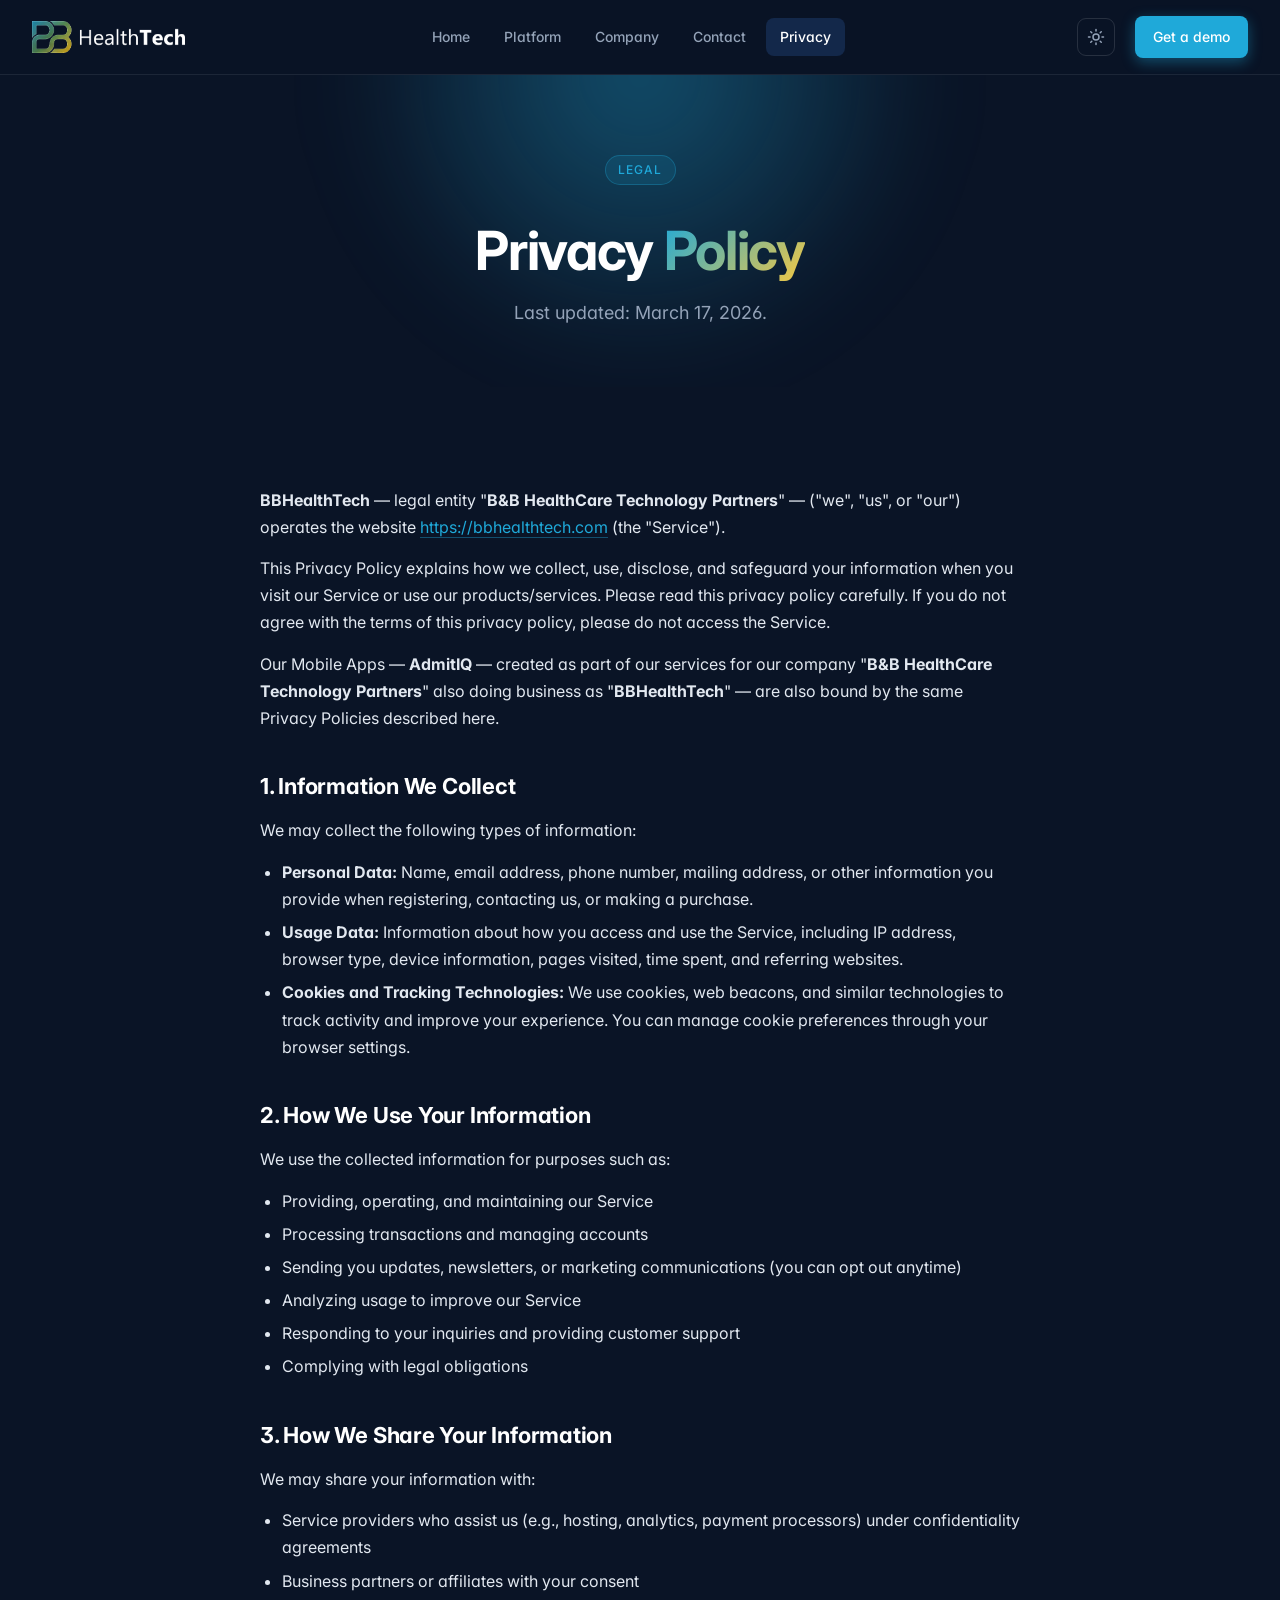
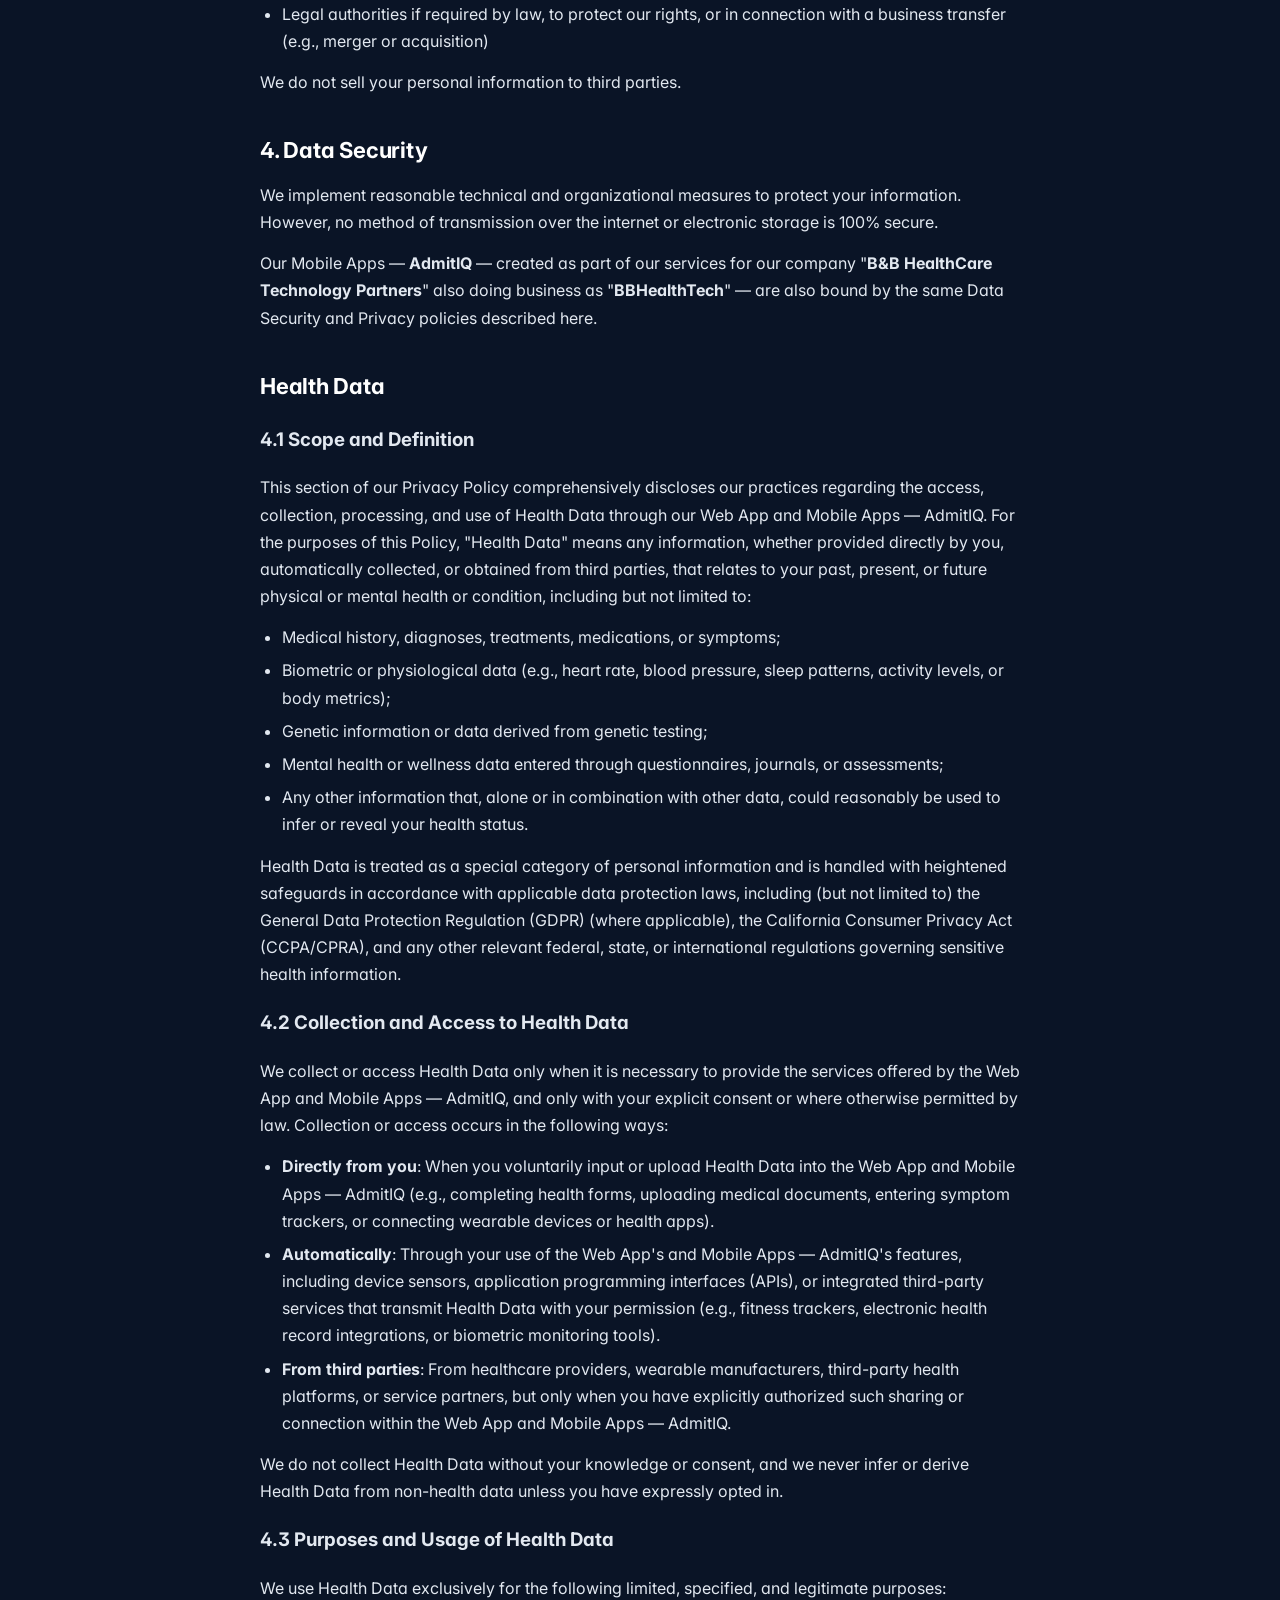
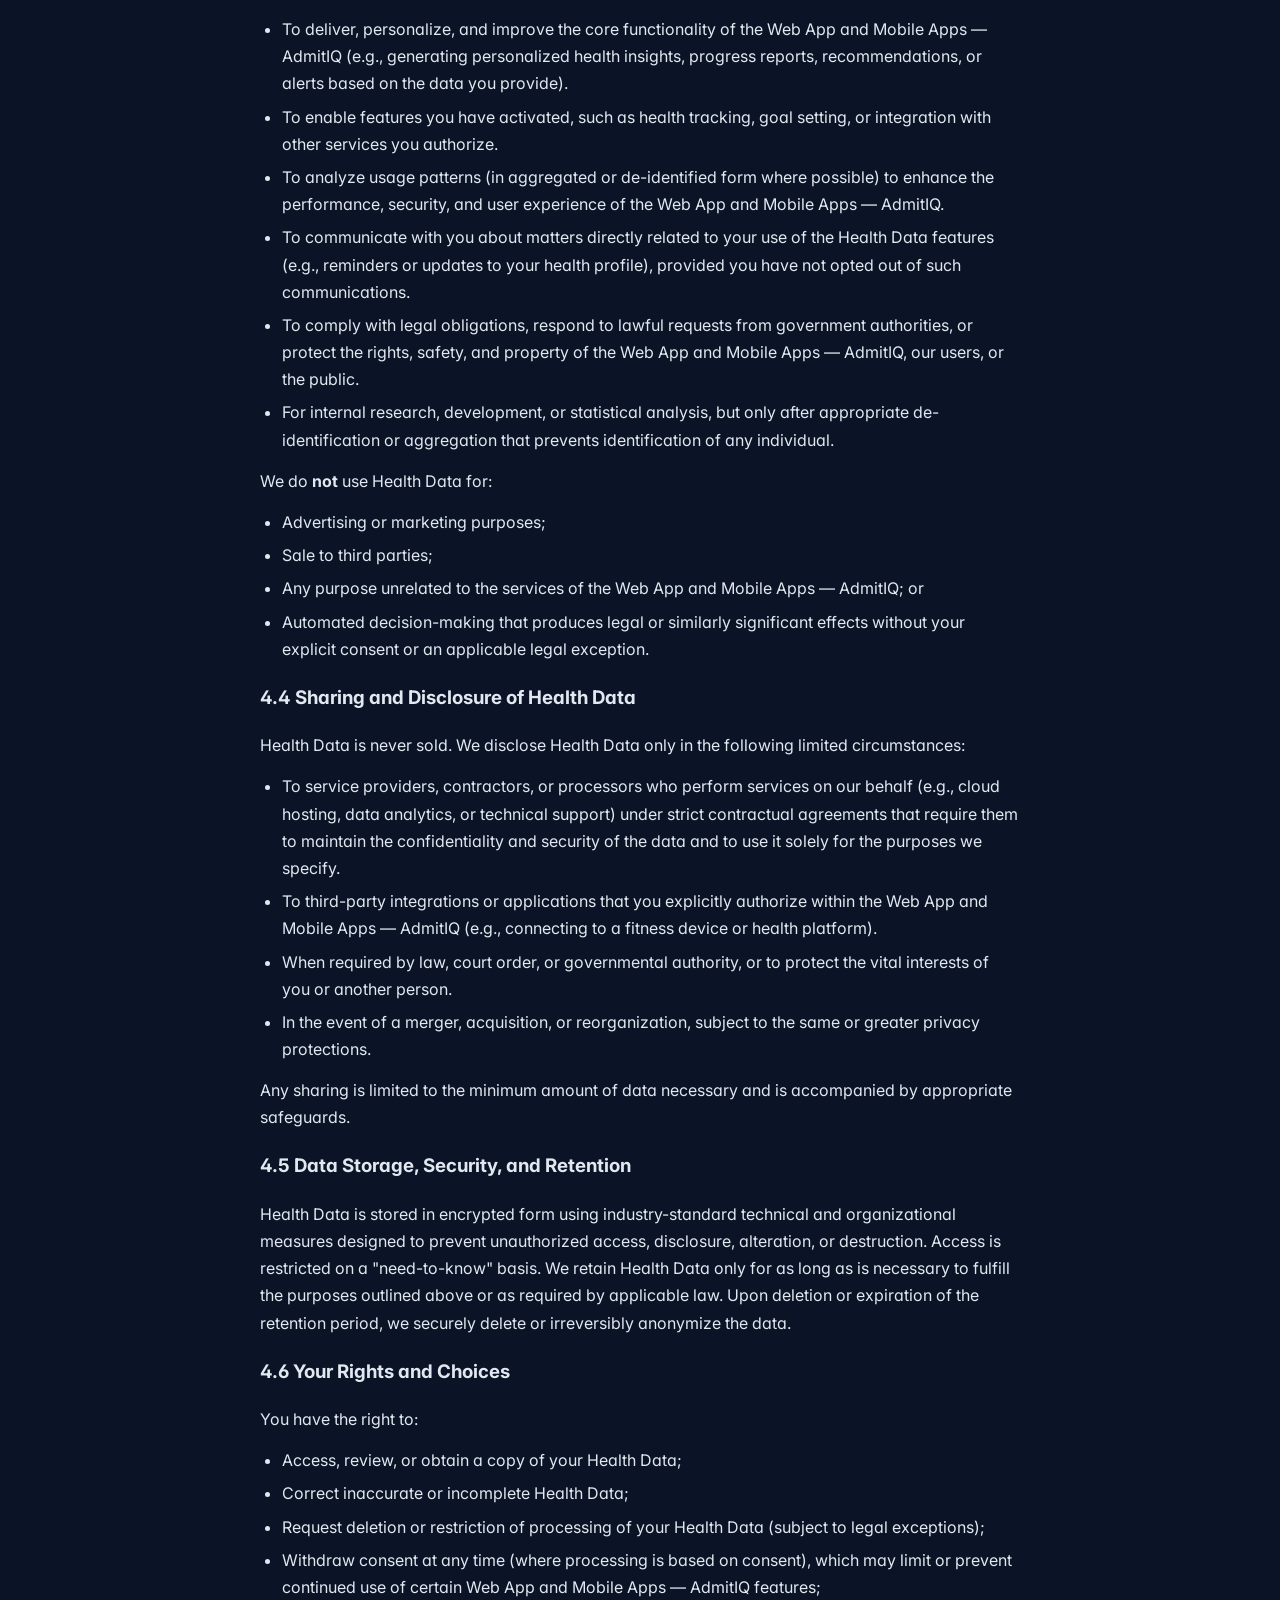
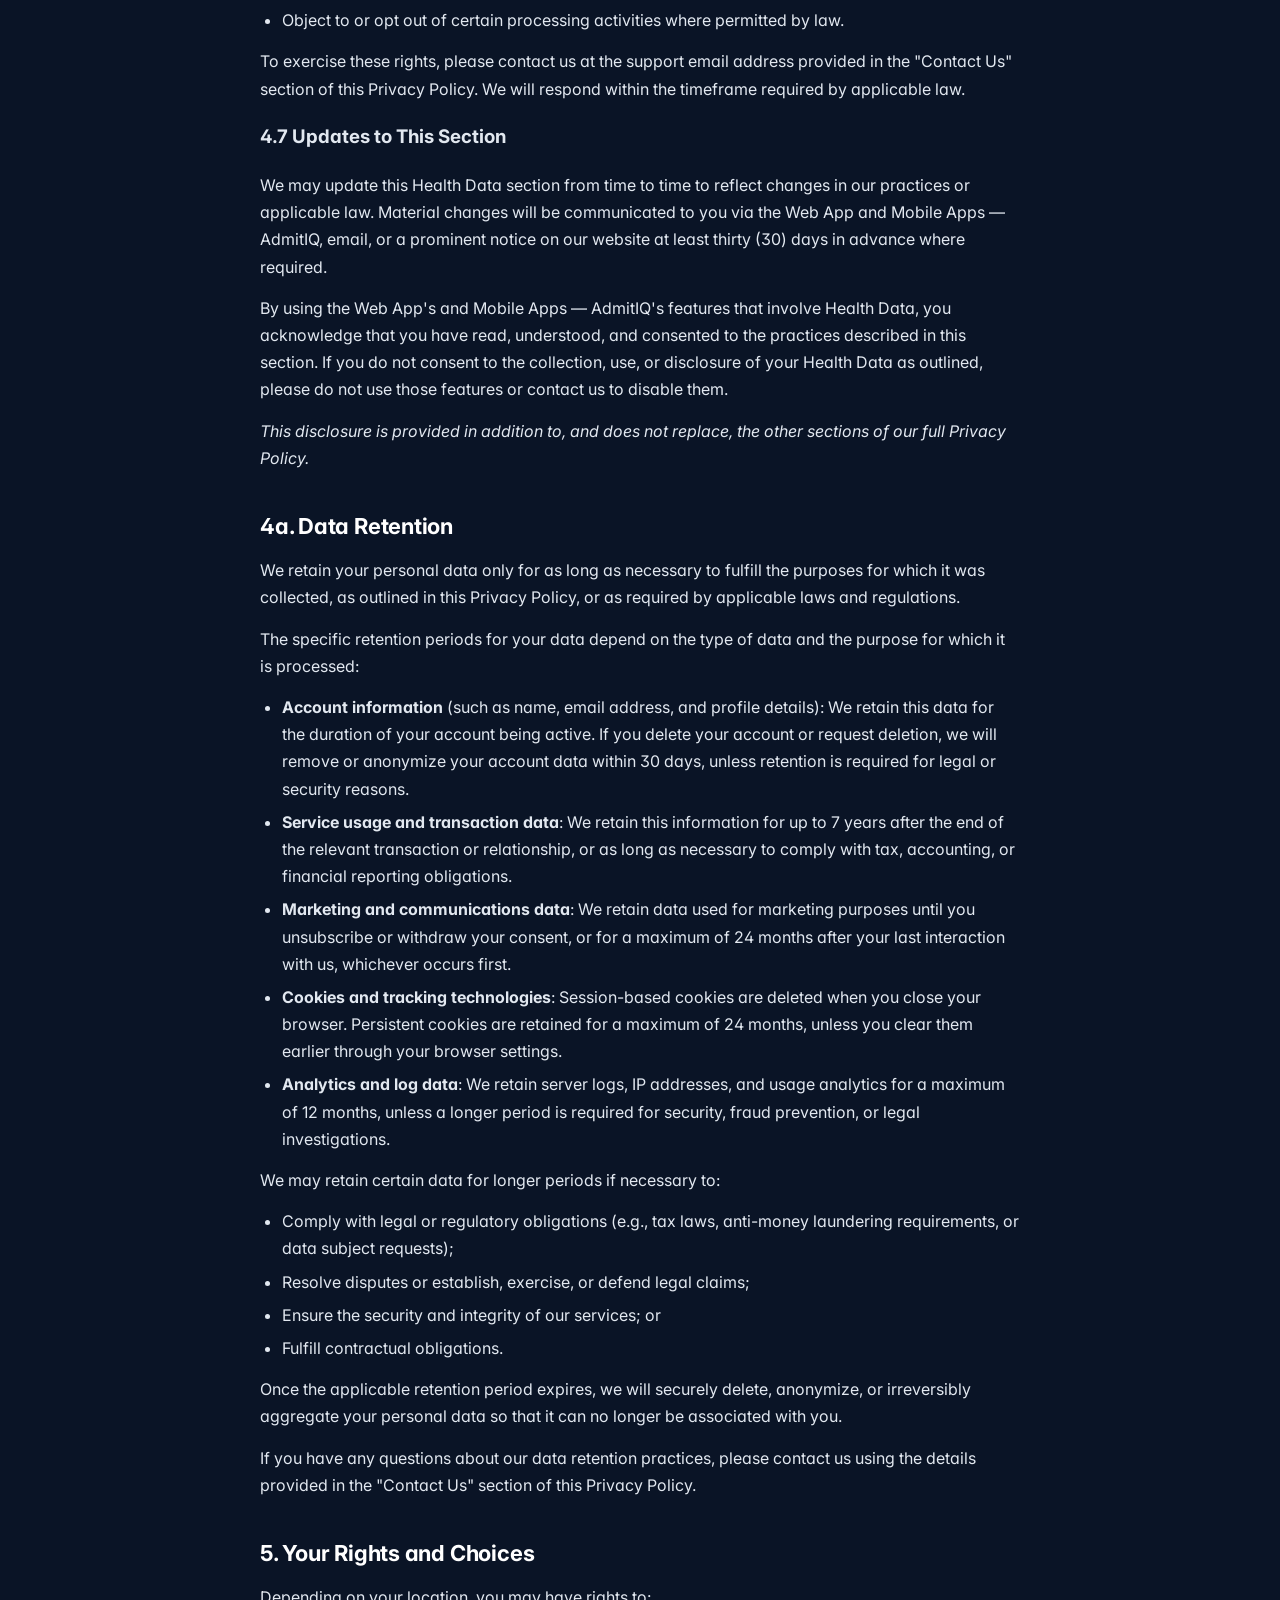
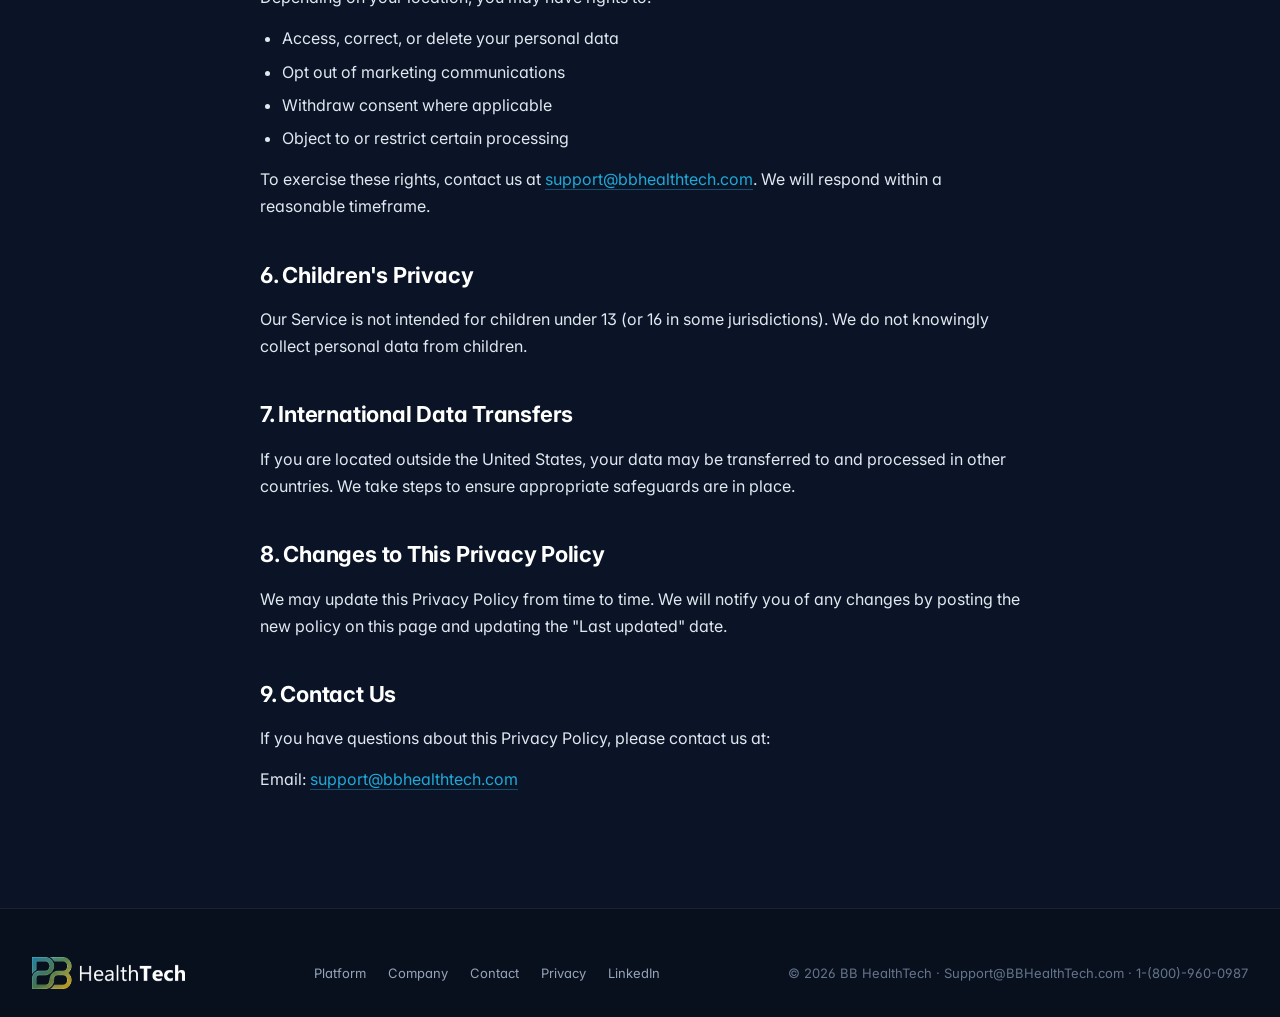
<file: privacy.html>
<!doctype html>
<html lang="en">
<head>
<meta charset="utf-8">
<meta name="viewport" content="width=device-width,initial-scale=1">
<title>Privacy Policy — BB HealthTech</title>
<meta name="description" content="Privacy Policy for BB HealthTech (BBHT) and the AdmitIQ mobile app. How we collect, use, share, and safeguard information — including Health Data.">
<meta name="robots" content="index,follow">
<link rel="canonical" href="https://www.bbhealthtech.com/privacy-policy/">
<link rel="stylesheet" href="styles.css">
<link href="https://fonts.googleapis.com/css2?family=Inter:wght@400;500;600;700&display=swap" rel="stylesheet">
</head>
<body>

<nav>
  <div class="nav-inner">
    <a href="/" class="logo" style="display:flex; align-items:center;"><img id="main-logo" src="logos/bb_healthtech_logo_dark_bg.png" alt="HealthTech" style="height: 32px; object-fit: contain;"></a>
    <div class="nav-links">
      <a href="index.html">Home</a>
      <a href="platform.html">Platform</a>
      <a href="company.html">Company</a>
      <a href="contact.html">Contact</a>
      <a href="privacy.html" class="active">Privacy</a>
    </div>
    <div class="nav-cta"><button class="theme-toggle" type="button" aria-label="Toggle theme"></button><a class="btn btn-primary" href="contact.html">Get a demo</a>
    </div>
  </div>
</nav>

<header class="page-hero">
  <div class="container">
    <span class="eyebrow-pill">Legal</span>
    <h1>Privacy <span class="grad">Policy</span></h1>
    <p>Last updated: March 17, 2026.</p>
  </div>
</header>

<section>
  <div class="narrow">
    <div class="legal-prose">

      <p><strong>BBHealthTech</strong> — legal entity "<strong>B&amp;B HealthCare Technology Partners</strong>" — ("we", "us", or "our") operates the website <a href="https://bbhealthtech.com">https://bbhealthtech.com</a> (the "Service").</p>

      <p>This Privacy Policy explains how we collect, use, disclose, and safeguard your information when you visit our Service or use our products/services. Please read this privacy policy carefully. If you do not agree with the terms of this privacy policy, please do not access the Service.</p>

      <p>Our Mobile Apps — <strong>AdmitIQ</strong> — created as part of our services for our company "<strong>B&amp;B HealthCare Technology Partners</strong>" also doing business as "<strong>BBHealthTech</strong>" — are also bound by the same Privacy Policies described here.</p>

      <h2>1. Information We Collect</h2>
      <p>We may collect the following types of information:</p>
      <ul>
        <li><strong>Personal Data:</strong> Name, email address, phone number, mailing address, or other information you provide when registering, contacting us, or making a purchase.</li>
        <li><strong>Usage Data:</strong> Information about how you access and use the Service, including IP address, browser type, device information, pages visited, time spent, and referring websites.</li>
        <li><strong>Cookies and Tracking Technologies:</strong> We use cookies, web beacons, and similar technologies to track activity and improve your experience. You can manage cookie preferences through your browser settings.</li>
      </ul>

      <h2>2. How We Use Your Information</h2>
      <p>We use the collected information for purposes such as:</p>
      <ul>
        <li>Providing, operating, and maintaining our Service</li>
        <li>Processing transactions and managing accounts</li>
        <li>Sending you updates, newsletters, or marketing communications (you can opt out anytime)</li>
        <li>Analyzing usage to improve our Service</li>
        <li>Responding to your inquiries and providing customer support</li>
        <li>Complying with legal obligations</li>
      </ul>

      <h2>3. How We Share Your Information</h2>
      <p>We may share your information with:</p>
      <ul>
        <li>Service providers who assist us (e.g., hosting, analytics, payment processors) under confidentiality agreements</li>
        <li>Business partners or affiliates with your consent</li>
        <li>Legal authorities if required by law, to protect our rights, or in connection with a business transfer (e.g., merger or acquisition)</li>
      </ul>
      <p>We do not sell your personal information to third parties.</p>

      <h2>4. Data Security</h2>
      <p>We implement reasonable technical and organizational measures to protect your information. However, no method of transmission over the internet or electronic storage is 100% secure.</p>

      <p>Our Mobile Apps — <strong>AdmitIQ</strong> — created as part of our services for our company "<strong>B&amp;B HealthCare Technology Partners</strong>" also doing business as "<strong>BBHealthTech</strong>" — are also bound by the same Data Security and Privacy policies described here.</p>

      <h2>Health Data</h2>

      <h3>4.1 Scope and Definition</h3>
      <p>This section of our Privacy Policy comprehensively discloses our practices regarding the access, collection, processing, and use of Health Data through our Web App and Mobile Apps — AdmitIQ. For the purposes of this Policy, "Health Data" means any information, whether provided directly by you, automatically collected, or obtained from third parties, that relates to your past, present, or future physical or mental health or condition, including but not limited to:</p>
      <ul>
        <li>Medical history, diagnoses, treatments, medications, or symptoms;</li>
        <li>Biometric or physiological data (e.g., heart rate, blood pressure, sleep patterns, activity levels, or body metrics);</li>
        <li>Genetic information or data derived from genetic testing;</li>
        <li>Mental health or wellness data entered through questionnaires, journals, or assessments;</li>
        <li>Any other information that, alone or in combination with other data, could reasonably be used to infer or reveal your health status.</li>
      </ul>
      <p>Health Data is treated as a special category of personal information and is handled with heightened safeguards in accordance with applicable data protection laws, including (but not limited to) the General Data Protection Regulation (GDPR) (where applicable), the California Consumer Privacy Act (CCPA/CPRA), and any other relevant federal, state, or international regulations governing sensitive health information.</p>

      <h3>4.2 Collection and Access to Health Data</h3>
      <p>We collect or access Health Data only when it is necessary to provide the services offered by the Web App and Mobile Apps — AdmitIQ, and only with your explicit consent or where otherwise permitted by law. Collection or access occurs in the following ways:</p>
      <ul>
        <li><strong>Directly from you</strong>: When you voluntarily input or upload Health Data into the Web App and Mobile Apps — AdmitIQ (e.g., completing health forms, uploading medical documents, entering symptom trackers, or connecting wearable devices or health apps).</li>
        <li><strong>Automatically</strong>: Through your use of the Web App's and Mobile Apps — AdmitIQ's features, including device sensors, application programming interfaces (APIs), or integrated third-party services that transmit Health Data with your permission (e.g., fitness trackers, electronic health record integrations, or biometric monitoring tools).</li>
        <li><strong>From third parties</strong>: From healthcare providers, wearable manufacturers, third-party health platforms, or service partners, but only when you have explicitly authorized such sharing or connection within the Web App and Mobile Apps — AdmitIQ.</li>
      </ul>
      <p>We do not collect Health Data without your knowledge or consent, and we never infer or derive Health Data from non-health data unless you have expressly opted in.</p>

      <h3>4.3 Purposes and Usage of Health Data</h3>
      <p>We use Health Data exclusively for the following limited, specified, and legitimate purposes:</p>
      <ul>
        <li>To deliver, personalize, and improve the core functionality of the Web App and Mobile Apps — AdmitIQ (e.g., generating personalized health insights, progress reports, recommendations, or alerts based on the data you provide).</li>
        <li>To enable features you have activated, such as health tracking, goal setting, or integration with other services you authorize.</li>
        <li>To analyze usage patterns (in aggregated or de-identified form where possible) to enhance the performance, security, and user experience of the Web App and Mobile Apps — AdmitIQ.</li>
        <li>To communicate with you about matters directly related to your use of the Health Data features (e.g., reminders or updates to your health profile), provided you have not opted out of such communications.</li>
        <li>To comply with legal obligations, respond to lawful requests from government authorities, or protect the rights, safety, and property of the Web App and Mobile Apps — AdmitIQ, our users, or the public.</li>
        <li>For internal research, development, or statistical analysis, but only after appropriate de-identification or aggregation that prevents identification of any individual.</li>
      </ul>
      <p>We do <strong>not</strong> use Health Data for:</p>
      <ul>
        <li>Advertising or marketing purposes;</li>
        <li>Sale to third parties;</li>
        <li>Any purpose unrelated to the services of the Web App and Mobile Apps — AdmitIQ; or</li>
        <li>Automated decision-making that produces legal or similarly significant effects without your explicit consent or an applicable legal exception.</li>
      </ul>

      <h3>4.4 Sharing and Disclosure of Health Data</h3>
      <p>Health Data is never sold. We disclose Health Data only in the following limited circumstances:</p>
      <ul>
        <li>To service providers, contractors, or processors who perform services on our behalf (e.g., cloud hosting, data analytics, or technical support) under strict contractual agreements that require them to maintain the confidentiality and security of the data and to use it solely for the purposes we specify.</li>
        <li>To third-party integrations or applications that you explicitly authorize within the Web App and Mobile Apps — AdmitIQ (e.g., connecting to a fitness device or health platform).</li>
        <li>When required by law, court order, or governmental authority, or to protect the vital interests of you or another person.</li>
        <li>In the event of a merger, acquisition, or reorganization, subject to the same or greater privacy protections.</li>
      </ul>
      <p>Any sharing is limited to the minimum amount of data necessary and is accompanied by appropriate safeguards.</p>

      <h3>4.5 Data Storage, Security, and Retention</h3>
      <p>Health Data is stored in encrypted form using industry-standard technical and organizational measures designed to prevent unauthorized access, disclosure, alteration, or destruction. Access is restricted on a "need-to-know" basis. We retain Health Data only for as long as is necessary to fulfill the purposes outlined above or as required by applicable law. Upon deletion or expiration of the retention period, we securely delete or irreversibly anonymize the data.</p>

      <h3>4.6 Your Rights and Choices</h3>
      <p>You have the right to:</p>
      <ul>
        <li>Access, review, or obtain a copy of your Health Data;</li>
        <li>Correct inaccurate or incomplete Health Data;</li>
        <li>Request deletion or restriction of processing of your Health Data (subject to legal exceptions);</li>
        <li>Withdraw consent at any time (where processing is based on consent), which may limit or prevent continued use of certain Web App and Mobile Apps — AdmitIQ features;</li>
        <li>Object to or opt out of certain processing activities where permitted by law.</li>
      </ul>
      <p>To exercise these rights, please contact us at the support email address provided in the "Contact Us" section of this Privacy Policy. We will respond within the timeframe required by applicable law.</p>

      <h3>4.7 Updates to This Section</h3>
      <p>We may update this Health Data section from time to time to reflect changes in our practices or applicable law. Material changes will be communicated to you via the Web App and Mobile Apps — AdmitIQ, email, or a prominent notice on our website at least thirty (30) days in advance where required.</p>
      <p>By using the Web App's and Mobile Apps — AdmitIQ's features that involve Health Data, you acknowledge that you have read, understood, and consented to the practices described in this section. If you do not consent to the collection, use, or disclosure of your Health Data as outlined, please do not use those features or contact us to disable them.</p>
      <p><em>This disclosure is provided in addition to, and does not replace, the other sections of our full Privacy Policy.</em></p>

      <h2>4a. Data Retention</h2>
      <p>We retain your personal data only for as long as necessary to fulfill the purposes for which it was collected, as outlined in this Privacy Policy, or as required by applicable laws and regulations.</p>
      <p>The specific retention periods for your data depend on the type of data and the purpose for which it is processed:</p>
      <ul>
        <li><strong>Account information</strong> (such as name, email address, and profile details): We retain this data for the duration of your account being active. If you delete your account or request deletion, we will remove or anonymize your account data within 30 days, unless retention is required for legal or security reasons.</li>
        <li><strong>Service usage and transaction data</strong>: We retain this information for up to 7 years after the end of the relevant transaction or relationship, or as long as necessary to comply with tax, accounting, or financial reporting obligations.</li>
        <li><strong>Marketing and communications data</strong>: We retain data used for marketing purposes until you unsubscribe or withdraw your consent, or for a maximum of 24 months after your last interaction with us, whichever occurs first.</li>
        <li><strong>Cookies and tracking technologies</strong>: Session-based cookies are deleted when you close your browser. Persistent cookies are retained for a maximum of 24 months, unless you clear them earlier through your browser settings.</li>
        <li><strong>Analytics and log data</strong>: We retain server logs, IP addresses, and usage analytics for a maximum of 12 months, unless a longer period is required for security, fraud prevention, or legal investigations.</li>
      </ul>
      <p>We may retain certain data for longer periods if necessary to:</p>
      <ul>
        <li>Comply with legal or regulatory obligations (e.g., tax laws, anti-money laundering requirements, or data subject requests);</li>
        <li>Resolve disputes or establish, exercise, or defend legal claims;</li>
        <li>Ensure the security and integrity of our services; or</li>
        <li>Fulfill contractual obligations.</li>
      </ul>
      <p>Once the applicable retention period expires, we will securely delete, anonymize, or irreversibly aggregate your personal data so that it can no longer be associated with you.</p>
      <p>If you have any questions about our data retention practices, please contact us using the details provided in the "Contact Us" section of this Privacy Policy.</p>

      <h2>5. Your Rights and Choices</h2>
      <p>Depending on your location, you may have rights to:</p>
      <ul>
        <li>Access, correct, or delete your personal data</li>
        <li>Opt out of marketing communications</li>
        <li>Withdraw consent where applicable</li>
        <li>Object to or restrict certain processing</li>
      </ul>
      <p>To exercise these rights, contact us at <a href="mailto:support@bbhealthtech.com">support@bbhealthtech.com</a>. We will respond within a reasonable timeframe.</p>

      <h2>6. Children's Privacy</h2>
      <p>Our Service is not intended for children under 13 (or 16 in some jurisdictions). We do not knowingly collect personal data from children.</p>

      <h2>7. International Data Transfers</h2>
      <p>If you are located outside the United States, your data may be transferred to and processed in other countries. We take steps to ensure appropriate safeguards are in place.</p>

      <h2>8. Changes to This Privacy Policy</h2>
      <p>We may update this Privacy Policy from time to time. We will notify you of any changes by posting the new policy on this page and updating the "Last updated" date.</p>

      <h2>9. Contact Us</h2>
      <p>If you have questions about this Privacy Policy, please contact us at:</p>
      <p>Email: <a href="mailto:support@bbhealthtech.com">support@bbhealthtech.com</a></p>

    </div>
  </div>
</section>

<footer>
  <div class="container foot">
    <img src="logos/bb_healthtech_logo_dark_bg.png" alt="HealthTech Logo" style="height: 32px; object-fit: contain;">
    <div class="foot-links">
      <a href="platform.html">Platform</a>
      <a href="company.html">Company</a>
      <a href="contact.html">Contact</a>
      <a href="privacy.html">Privacy</a>
      <a href="https://www.linkedin.com/company/bbhealthtech/" target="_blank" rel="noopener">LinkedIn</a>
    </div>
    <div>© 2026 BB HealthTech · Support@BBHealthTech.com · 1-(800)-960-0987</div>
  </div>
</footer>


<script>
(function() {
  const SUN = '<svg viewBox="0 0 24 24" fill="none" stroke="currentColor" stroke-width="2" stroke-linecap="round" style="width:18px;height:18px;"><circle cx="12" cy="12" r="4"/><path d="M12 2v2M12 20v2M2 12h2M20 12h2M5 5l1.4 1.4M17.6 17.6L19 19M19 5l-1.4 1.4M6.4 17.6L5 19"/></svg>';
  const MOON = '<svg viewBox="0 0 24 24" fill="none" stroke="currentColor" stroke-width="2" stroke-linecap="round" stroke-linejoin="round" style="width:18px;height:18px;"><path d="M21 12.8A9 9 0 1 1 11.2 3a7 7 0 0 0 9.8 9.8z"/></svg>';
  
  const toggleBtn = document.querySelector('.theme-toggle');
  if (!toggleBtn) return;
  
  let currentTheme = localStorage.getItem('bbht-v3-theme') || 'dark';
  const logoImg = document.getElementById('main-logo');
  const logoPrefix = logoImg.src.includes('website-v1/') ? 'website-v1/logos/' : 'logos/';
  const footerImg = document.querySelector('footer img');
  
  function applyTheme(theme) {
      document.documentElement.setAttribute('data-theme', theme);
      localStorage.setItem('bbht-v3-theme', theme);
      if (theme === 'light') {
          logoImg.src = logoPrefix + 'bb_healthtech_logo_light_bg.png';
          if (footerImg) footerImg.src = logoPrefix + 'bb_healthtech_logo_light_bg.png';
          toggleBtn.innerHTML = MOON;
          toggleBtn.style.color = '#475569';
          toggleBtn.style.borderColor = '#cbd5e1';
      } else {
          logoImg.src = logoPrefix + 'bb_healthtech_logo_dark_bg.png';
          if (footerImg) footerImg.src = logoPrefix + 'bb_healthtech_logo_dark_bg.png';
          toggleBtn.innerHTML = SUN;
          toggleBtn.style.color = 'var(--text-2)';
          toggleBtn.style.borderColor = 'var(--line-2)';
      }
  }
  
  // Apply initial theme immediately to prevent flashing
  applyTheme(currentTheme);
  
  toggleBtn.addEventListener('click', function(e) {
      e.preventDefault();
      const newTheme = document.documentElement.getAttribute('data-theme') === 'light' ? 'dark' : 'light';
      applyTheme(newTheme);
  });
})();
</script>

</body>
</html>
</file>
<file: styles.css>
/* ===========================================================
   BB HealthTech — v1.0 static site
   Direction C aesthetic; brand: navy/cyan/gold on dark
   =========================================================== */

:root{
  --bg:#0A1426;
  --bg-2:#0F2A47;
  --surface:#13284A;
  --surface-2:#1A3057;
  --cyan:#1FA9D9;
  --cyan-dim:#1690bb;
  --cyan-glow:rgba(31,169,217,.4);
  --gold:#F5C842;
  --green:#10B981;
  --red:#EF4444;
  --text:#E2E8F0;
  --text-2:#94A3B8;
  --text-3:#64748B;
  --line:rgba(255,255,255,.08);
  --line-2:rgba(255,255,255,.12);
}

*{box-sizing:border-box}
html,body{margin:0;padding:0;background:var(--bg);color:var(--text);font-family:"Inter",-apple-system,BlinkMacSystemFont,"Segoe UI",Helvetica,Arial,sans-serif;line-height:1.55;-webkit-font-smoothing:antialiased}
body{font-feature-settings:"ss01","cv11";overflow-x:hidden}
a{color:inherit;text-decoration:none}
img{max-width:100%;display:block}

.container{max-width:1280px;margin:0 auto;padding:0 32px;position:relative}
.narrow{max-width:880px;margin:0 auto;padding:0 32px}

/* ---------- NAV ---------- */
nav{position:sticky;top:0;z-index:100;background:rgba(10,20,38,.82);backdrop-filter:blur(20px);-webkit-backdrop-filter:blur(20px);border-bottom:1px solid var(--line)}
.nav-inner{display:flex;align-items:center;justify-content:space-between;padding:16px 32px;max-width:1280px;margin:0 auto}
.logo{display:flex;align-items:center;gap:10px;font-weight:600;font-size:16px;color:#fff;letter-spacing:-.01em}
.logo-mark{width:28px;height:28px;border-radius:7px;background:linear-gradient(135deg,var(--cyan),#1380a8);display:grid;place-items:center;font-weight:800;color:#fff;font-size:12px;box-shadow:0 4px 14px var(--cyan-glow)}
.nav-links{display:flex;gap:6px}
.nav-links a{padding:8px 14px;border-radius:8px;font-size:14px;color:var(--text-2);transition:all .15s;font-weight:500}
.nav-links a:hover,.nav-links a.active{background:var(--surface);color:#fff}
.nav-cta{display:flex;gap:10px;align-items:center}

/* ---------- BUTTONS ---------- */
.btn{display:inline-flex;align-items:center;gap:8px;padding:10px 18px;border-radius:8px;font-size:14px;font-weight:500;cursor:pointer;transition:all .15s;border:none;font-family:inherit}
.btn-primary{background:var(--cyan);color:#fff;box-shadow:0 4px 14px var(--cyan-glow)}
.btn-primary:hover{background:var(--cyan-dim);transform:translateY(-1px)}
.btn-ghost{color:var(--text);border:1px solid var(--line-2);background:transparent}
.btn-ghost:hover{background:var(--surface);border-color:var(--cyan)}
.btn-lg{padding:14px 26px;font-size:15px}

/* ---------- HERO ---------- */
.hero{padding:80px 0 60px;position:relative;overflow:hidden}
.hero-bg{position:absolute;inset:0;pointer-events:none;z-index:0}
.hero-bg::before{content:"";position:absolute;width:600px;height:600px;border-radius:50%;background:radial-gradient(circle,var(--cyan-glow),transparent 70%);top:-200px;right:-100px;filter:blur(40px)}
.hero-bg::after{content:"";position:absolute;width:500px;height:500px;border-radius:50%;background:radial-gradient(circle,rgba(245,200,66,.15),transparent 70%);bottom:-200px;left:-100px;filter:blur(40px)}
.hero-inner{position:relative;z-index:1;text-align:center;max-width:900px;margin:0 auto 60px}
.hero-chip{display:inline-flex;align-items:center;gap:8px;padding:6px 14px;background:var(--surface);border:1px solid var(--line-2);border-radius:999px;font-size:13px;color:var(--text-2);margin-bottom:28px}
.hero-chip .dot{width:6px;height:6px;border-radius:50%;background:var(--green);box-shadow:0 0 8px var(--green)}
.hero h1{font-size:62px;line-height:1.05;letter-spacing:-.03em;margin:0 0 24px;font-weight:700;color:#fff}
.hero h1 .grad{background:linear-gradient(135deg,var(--cyan) 0%,var(--gold) 100%);-webkit-background-clip:text;-webkit-text-fill-color:transparent;background-clip:text}
.hero .sub{font-size:20px;color:var(--text-2);max-width:680px;margin:0 auto 36px;line-height:1.55}
.hero-actions{display:flex;gap:14px;justify-content:center;flex-wrap:wrap}

/* ---------- PRODUCT SCREENSHOT ---------- */
.product-shot{position:relative;z-index:1;max-width:1200px;margin:0 auto;border-radius:16px;background:var(--bg-2);border:1px solid var(--line-2);box-shadow:0 40px 80px rgba(0,0,0,.5),0 0 0 1px rgba(255,255,255,.04),0 0 100px rgba(31,169,217,.15);overflow:hidden}
.ps-chrome{padding:12px 16px;border-bottom:1px solid var(--line);display:flex;align-items:center;gap:12px;background:rgba(255,255,255,.02)}
.ps-dot{width:10px;height:10px;border-radius:50%;background:var(--line-2)}
.ps-dot.r{background:#FF5F57}.ps-dot.y{background:#FEBC2E}.ps-dot.g{background:#28C840}
.ps-url{flex:1;background:rgba(0,0,0,.25);border-radius:6px;padding:6px 12px;font-size:12px;color:var(--text-3);font-family:ui-monospace,SFMono-Regular,Menlo,monospace;text-align:center;max-width:380px;margin:0 auto}
.ps-url b{color:var(--text-2)}
.ps-body{padding:24px;display:grid;grid-template-columns:200px 1fr;gap:24px;min-height:520px}
.ps-side{background:rgba(0,0,0,.2);border-radius:10px;padding:16px}
.ps-side .ttl{font-size:11px;color:var(--text-3);text-transform:uppercase;letter-spacing:.12em;margin-bottom:10px;padding:0 8px}
.ps-side .it{padding:9px 12px;border-radius:6px;font-size:13px;color:var(--text-2);margin-bottom:4px;cursor:default;display:flex;align-items:center;gap:10px}
.ps-side .it::before{content:"";width:6px;height:6px;border-radius:50%;background:var(--line-2)}
.ps-side .it.active{background:rgba(31,169,217,.15);color:#fff}
.ps-side .it.active::before{background:var(--cyan);box-shadow:0 0 8px var(--cyan)}
.ps-main h2{margin:0 0 4px;color:#fff;font-size:22px}
.ps-main .crumb{font-size:12px;color:var(--text-3);margin-bottom:18px;text-transform:uppercase;letter-spacing:.1em}
.kpi-row{display:grid;grid-template-columns:repeat(4,1fr);gap:14px;margin-bottom:24px}
.kpi{background:rgba(255,255,255,.03);border:1px solid var(--line);border-radius:10px;padding:14px}
.kpi .lbl{font-size:11px;color:var(--text-3);text-transform:uppercase;letter-spacing:.1em;margin-bottom:6px}
.kpi .v{font-size:24px;color:#fff;font-weight:600;letter-spacing:-.02em}
.kpi .d{font-size:11px;color:var(--green);display:inline-flex;align-items:center;gap:2px;margin-top:2px}
.kpi .d.bad{color:var(--red)}
.chart{background:rgba(255,255,255,.03);border:1px solid var(--line);border-radius:10px;padding:16px;height:220px;position:relative}
.chart-head{display:flex;justify-content:space-between;align-items:center;margin-bottom:10px}
.chart-title{color:#fff;font-size:14px;font-weight:500}
.chart-legend{display:flex;gap:14px;font-size:11px;color:var(--text-3)}
.chart-legend span{display:inline-flex;align-items:center;gap:6px}
.chart-legend i{display:inline-block;width:8px;height:8px;border-radius:2px}
.bars{display:flex;align-items:flex-end;gap:10px;height:140px;margin-top:14px}
.bar{flex:1;display:flex;flex-direction:column;align-items:center;gap:4px;position:relative}
.bar .stack{width:100%;display:flex;flex-direction:column;gap:2px;border-radius:4px;overflow:hidden}
.bar .s1{background:var(--cyan);height:60px}
.bar .s2{background:rgba(31,169,217,.3);height:20px}
.bar:nth-child(2) .s1{height:80px}.bar:nth-child(2) .s2{height:14px}
.bar:nth-child(3) .s1{height:65px}.bar:nth-child(3) .s2{height:30px}
.bar:nth-child(4) .s1{height:90px}.bar:nth-child(4) .s2{height:18px}
.bar:nth-child(5) .s1{height:75px}.bar:nth-child(5) .s2{height:12px}
.bar:nth-child(6) .s1{height:100px}.bar:nth-child(6) .s2{height:8px}
.bar .lab{font-size:10px;color:var(--text-3);margin-top:6px}

/* ---------- TRUST STRIP (v1.5: brightened, the moat made visible) ---------- */
.trust{padding:64px 0;border-top:1px solid rgba(31,169,217,.18);border-bottom:1px solid rgba(31,169,217,.18);background:linear-gradient(180deg,rgba(31,169,217,.05),rgba(245,200,66,.025));position:relative;overflow:hidden}
.trust::before{content:"";position:absolute;inset:0;background:radial-gradient(ellipse 900px 280px at 50% 50%, rgba(31,169,217,.08), transparent 70%);pointer-events:none}
.trust-grid{display:grid;grid-template-columns:repeat(4,1fr);gap:32px;text-align:center;position:relative}
.trust .v{font-size:52px;color:#fff;font-weight:800;letter-spacing:-.025em;text-shadow:0 4px 30px rgba(31,169,217,.22)}
.trust .v .accent{color:var(--cyan);text-shadow:0 0 24px rgba(31,169,217,.55)}
.trust .l{font-size:14px;color:var(--text);margin-top:8px;font-weight:500}

/* ---------- SECTIONS ---------- */
section{padding:100px 0}
/* v1.5: lift sections used for dense content (Problem, Modules) — softer dark navy that reads easier */
section.section-lift{background:linear-gradient(180deg,#1A2238 0%, #131C30 100%);position:relative}
section.section-lift::before{content:"";position:absolute;top:0;left:0;right:0;height:1px;background:linear-gradient(90deg, transparent, rgba(31,169,217,.22), transparent)}
section.section-lift::after{content:"";position:absolute;bottom:0;left:0;right:0;height:1px;background:linear-gradient(90deg, transparent, rgba(31,169,217,.12), transparent)}
section.section-lift .problem-card{background:var(--surface-2);border-color:rgba(31,169,217,.15);box-shadow:0 4px 14px rgba(0,0,0,.18)}
section.section-lift .problem-card:hover{border-color:var(--cyan);transform:translateY(-3px);box-shadow:0 12px 28px rgba(0,0,0,.32), 0 0 0 1px rgba(31,169,217,.22)}
section.section-lift .problem-card .lbl{color:var(--text)}
section.section-lift .problem-list .row{background:rgba(255,255,255,.05);border-color:rgba(255,255,255,.1)}
section.section-lift .feature{background:var(--surface-2);border:1px solid rgba(31,169,217,.12);box-shadow:0 4px 14px rgba(0,0,0,.18)}
section.section-lift .feature:hover{border-color:var(--cyan);transform:translateY(-3px);box-shadow:0 14px 32px rgba(0,0,0,.32), 0 0 0 1px rgba(31,169,217,.22)}
.section-head{text-align:center;max-width:760px;margin:0 auto 60px}
.section-head .eyebrow,.eyebrow-pill{display:inline-block;padding:5px 12px;background:rgba(31,169,217,.12);border:1px solid rgba(31,169,217,.3);border-radius:999px;font-size:12px;color:var(--cyan);letter-spacing:.1em;text-transform:uppercase;margin-bottom:18px;font-weight:500}
.section-head h2{font-size:46px;color:#fff;letter-spacing:-.025em;margin:0 0 16px;font-weight:700;line-height:1.1}
.section-head h2 .grad{background:linear-gradient(135deg,var(--cyan),var(--gold));-webkit-background-clip:text;-webkit-text-fill-color:transparent;background-clip:text}
.section-head p{color:var(--text-2);font-size:17px;margin:0}

/* ---------- PROBLEM STATS ---------- */
.problem-grid{display:grid;grid-template-columns:repeat(4,1fr);gap:18px;margin-bottom:36px}
.problem-card{background:var(--surface);border:1px solid var(--line);border-radius:14px;padding:24px;transition:all .15s}
.problem-card:hover{border-color:var(--cyan);transform:translateY(-2px)}
.problem-card .big{font-size:34px;font-weight:700;color:#fff;letter-spacing:-.02em}
.problem-card .big .accent{color:var(--cyan)}
.problem-card .lbl{font-size:13px;color:var(--text-2);margin-top:6px;line-height:1.4}
.problem-list{display:grid;grid-template-columns:repeat(2,1fr);gap:14px}
.problem-list .row{display:flex;gap:14px;padding:18px 22px;background:rgba(255,255,255,.02);border:1px solid var(--line);border-radius:10px;color:var(--text)}
.problem-list .row .dot{width:8px;height:8px;border-radius:50%;background:var(--cyan);margin-top:8px;flex-shrink:0}
.problem-list .row p{margin:0;font-size:15px;color:var(--text)}

/* ---------- IOA FRAMEWORK ---------- */
.ioa-frame{background:rgba(0,0,0,.18)}
.ioa-grid{display:grid;grid-template-columns:repeat(3,1fr);gap:20px}
.ioa-card{background:var(--surface);border:1px solid var(--line);border-radius:14px;padding:32px 28px;position:relative;overflow:hidden;transition:all .2s}
.ioa-card:hover{border-color:var(--cyan);transform:translateY(-3px)}
.ioa-card::before{content:"";position:absolute;top:0;left:0;right:0;height:3px;background:var(--cyan)}
.ioa-card .letter{font-size:54px;font-weight:800;color:var(--cyan);line-height:1;letter-spacing:-.04em;margin-bottom:14px}
.ioa-card h3{font-size:22px;margin:6px 0 10px;color:#fff}
.ioa-card .sub{color:var(--gold);font-size:12px;letter-spacing:.12em;text-transform:uppercase;margin-bottom:14px;font-weight:600}
.ioa-card p{color:var(--text-2);margin:0;font-size:15px}

/* ---------- FEATURE / MODULE CARDS ---------- */
.features{display:grid;grid-template-columns:1fr 1fr;gap:24px}
.feature{background:var(--surface);border:1px solid var(--line);border-radius:16px;padding:32px;transition:all .2s;position:relative;overflow:hidden}
.feature:hover{border-color:var(--cyan);transform:translateY(-3px);box-shadow:0 20px 40px rgba(0,0,0,.3)}
.feature .badge{display:inline-block;font-size:11px;text-transform:uppercase;letter-spacing:.12em;color:var(--cyan);font-weight:600;margin-bottom:10px;padding:3px 10px;background:rgba(31,169,217,.1);border-radius:999px}
.feature .badge.roadmap{color:var(--gold);background:rgba(245,200,66,.1)}
.feature h3{font-size:22px;color:#fff;margin:0 0 10px;letter-spacing:-.01em}
.feature p{color:var(--text-2);font-size:14px;margin:0 0 20px}
.feature .mock{background:rgba(0,0,0,.25);border-radius:10px;padding:14px;border:1px solid var(--line);font-family:ui-monospace,SFMono-Regular,Menlo,monospace;font-size:12px}

/* AdmitIQ mock */
.mock-row{display:flex;justify-content:space-between;padding:8px 0;border-bottom:1px dashed var(--line);color:var(--text-2)}
.mock-row:last-child{border-bottom:none}
.mock-row b{color:#fff}
.mock-row .ok{color:var(--green)}
.mock-row .warn{color:var(--gold)}
.pfr-total{margin-top:10px;padding-top:14px;border-top:1px solid var(--cyan);display:flex;justify-content:space-between;color:#fff;font-weight:600}
.pfr-total span:last-child{color:var(--cyan);font-size:18px}

/* Denials list */
.denials-list .d-it{display:grid;grid-template-columns:1fr auto;align-items:center;padding:10px 0;border-bottom:1px dashed var(--line);color:var(--text-2);gap:12px}
.denials-list .d-it:last-child{border-bottom:none}
.denials-list .pill{padding:3px 10px;border-radius:999px;font-size:11px;font-weight:600;white-space:nowrap}
.pill.resolved{background:rgba(16,185,129,.15);color:var(--green)}
.pill.workflow{background:rgba(245,200,66,.15);color:var(--gold)}
.pill.review{background:rgba(31,169,217,.15);color:var(--cyan)}

/* Census heatmap */
.census-grid{display:grid;grid-template-columns:repeat(7,1fr);gap:3px}
.census-grid .c{aspect-ratio:1/1;border-radius:3px;background:var(--line)}
.census-grid .c.l1{background:rgba(31,169,217,.25)}
.census-grid .c.l2{background:rgba(31,169,217,.5)}
.census-grid .c.l3{background:rgba(31,169,217,.75)}
.census-grid .c.l4{background:var(--cyan)}
.census-grid .c.miss{background:rgba(239,68,68,.5)}
.census-foot{display:flex;justify-content:space-between;margin-top:10px;color:var(--text-2);font-size:11px}

/* Analytics mock (QuickSight-style) */
.qs-mock{background:rgba(0,0,0,.25);border-radius:10px;padding:14px;border:1px solid var(--line)}
.qs-tabs{display:flex;gap:6px;font-size:11px;color:var(--text-2);margin-bottom:12px;border-bottom:1px solid var(--line);padding-bottom:10px}
.qs-tab{padding:4px 10px;border-radius:5px}
.qs-tab.active{background:rgba(31,169,217,.18);color:#fff}
.qs-chart-row{display:grid;grid-template-columns:1fr 1fr;gap:10px}
.qs-pie{aspect-ratio:1/1;border-radius:50%;background:conic-gradient(var(--cyan) 0% 42%, var(--gold) 42% 58%, rgba(31,169,217,.4) 58% 78%, rgba(245,200,66,.4) 78% 100%);position:relative;max-width:120px;margin:0 auto}
.qs-pie::after{content:"";position:absolute;inset:30%;border-radius:50%;background:var(--bg-2)}
.qs-bars{display:flex;align-items:flex-end;gap:4px;height:100px}
.qs-bars .b{flex:1;background:var(--cyan);border-radius:2px 2px 0 0;opacity:.4}
.qs-bars .b.hi{opacity:1}

/* Roadmap timeline */
.roadmap{display:grid;grid-template-columns:repeat(3,1fr);gap:20px;margin-top:40px}
.rm-card{background:var(--surface);border:1px solid var(--line);border-radius:14px;padding:28px;position:relative}
.rm-card .when{font-size:11px;letter-spacing:.14em;text-transform:uppercase;color:var(--gold);font-weight:700;margin-bottom:14px;display:flex;align-items:center;gap:8px}
.rm-card .when::before{content:"";width:8px;height:8px;border-radius:50%;background:var(--gold)}
.rm-card.now .when{color:var(--green)}
.rm-card.now .when::before{background:var(--green);box-shadow:0 0 8px var(--green)}
.rm-card h3{color:#fff;font-size:20px;margin:0 0 10px;letter-spacing:-.01em}
.rm-card p{color:var(--text-2);font-size:14px;margin:0}
.rm-card ul{margin:14px 0 0;padding:0;list-style:none}
.rm-card li{padding:6px 0;color:var(--text-2);font-size:13px;display:flex;gap:8px}
.rm-card li::before{content:"→";color:var(--cyan)}

/* ---------- INTEGRATIONS ---------- */
.integ-section{background:rgba(0,0,0,.15)}
.integ-marquee{display:grid;grid-template-columns:repeat(7,1fr);gap:12px;margin-top:24px}
.integ-chip{background:var(--surface);border:1px solid var(--line);border-radius:10px;padding:18px 12px;text-align:center;color:var(--text);font-size:13px;font-weight:500;transition:all .15s;display:flex;flex-direction:column;align-items:center;justify-content:center;gap:10px;min-height:114px;text-decoration:none;cursor:pointer}
.integ-chip:hover{border-color:var(--cyan);transform:translateY(-3px);box-shadow:0 10px 24px rgba(0,0,0,.28)}
.integ-chip img{width:150px;height:50px;object-fit:contain;border-radius:8px;background:rgba(255,255,255,.97);padding:6px 10px;box-sizing:border-box;opacity:.95;transition:opacity .15s}
.integ-chip:hover img{opacity:1}
.integ-chip .name{color:var(--text-2);font-size:11px;letter-spacing:.06em;text-transform:uppercase;font-weight:600;transition:color .15s}
.integ-chip:hover .name{color:#fff}
.integ-chip.text-only .name{color:var(--text);font-size:22px;text-transform:none;letter-spacing:0;font-weight:500}
.integ-chip.text-only:hover .name{color:var(--cyan)}
/* Sunwave logo has white text — wrap img in .logo-card so white card stays, then invert+hue-rotate flips white to black while preserving brand colors. Card sized to match other logo boxes. */
.integ-chip .logo-card{width:150px;height:50px;background:rgba(255,255,255,.97);border-radius:8px;padding:6px 10px;box-sizing:border-box;display:flex;align-items:center;justify-content:center}
.integ-chip .logo-card img{width:auto;height:auto;max-width:100%;max-height:100%;background:transparent !important;padding:0 !important;border-radius:0 !important;filter:invert(1) hue-rotate(180deg)}
.integ-intro{margin:0 auto 24px;font-size:15px;color:var(--text-2);text-align:center;max-width:1200px;line-height:1.6}
/* Integrations section uses longer copy — give the headers room so they don't wrap on desktop */
.integ-section .section-head{max-width:1200px}
.integ-disclaimer{margin:36px auto 0;font-size:12px;color:var(--text-3);text-align:center;max-width:720px;font-style:italic;line-height:1.55}

/* ---------- CASE STUDY ---------- */
.case-card{background:linear-gradient(135deg,var(--surface) 0%,rgba(31,169,217,.08) 100%);border:1px solid var(--line-2);border-radius:20px;padding:50px;display:grid;grid-template-columns:1fr 1fr;gap:50px;align-items:center;position:relative;overflow:hidden}
.case-card::before{content:"$";position:absolute;font-size:400px;line-height:1;color:rgba(31,169,217,.04);right:-40px;top:-60px;font-weight:700;pointer-events:none}
.case-text h3{font-size:36px;color:#fff;letter-spacing:-.02em;margin:0 0 18px;line-height:1.15}
.case-text h3 .grad{background:linear-gradient(135deg,var(--cyan),var(--gold));-webkit-background-clip:text;-webkit-text-fill-color:transparent;background-clip:text}
.case-text p{color:var(--text-2);font-size:16px;max-width:480px;margin:0 0 24px}
.case-nums{display:grid;grid-template-columns:1fr 1fr;gap:14px;position:relative;z-index:1}
.case-nums .item{background:rgba(0,0,0,.25);border:1px solid var(--line-2);border-radius:12px;padding:24px}
.case-nums .item.big{grid-column:1/-1;background:linear-gradient(135deg,rgba(31,169,217,.2),rgba(245,200,66,.1));border-color:var(--cyan)}
.case-nums .lbl{font-size:11px;color:var(--text-2);text-transform:uppercase;letter-spacing:.12em;margin-bottom:6px}
.case-nums .v{font-size:32px;color:var(--cyan);font-weight:700;letter-spacing:-.02em}
.case-nums .big .v{font-size:44px;color:var(--gold)}
.case-nums .sub{font-size:12px;color:var(--text-3);margin-top:4px}
.case-disclaimer{font-size:12px;color:var(--text-3);font-style:italic;margin-top:18px;max-width:480px}

/* ---------- TESTIMONIAL ---------- */
.testimonial-grid{display:grid;grid-template-columns:repeat(2,1fr);gap:24px}
.testimonial{background:var(--surface);border:1px solid var(--line);border-radius:14px;padding:32px;position:relative;transition:all .2s}
.testimonial:hover{border-color:var(--cyan);transform:translateY(-3px)}
.testimonial::before{content:"\201C";position:absolute;top:8px;left:24px;font-size:80px;color:var(--cyan);line-height:1;opacity:.4;font-family:Georgia,serif}
.testimonial p{margin:24px 0 18px;color:var(--text);font-size:15px;line-height:1.6;font-style:italic}
.testimonial .who{color:var(--text-2);font-size:13px;line-height:1.4}
.testimonial .who b{color:#fff;font-style:normal;display:block;font-size:14px;margin-bottom:2px}

/* ---------- TEAM ---------- */
.team-grid{display:grid;grid-template-columns:repeat(3,1fr);gap:24px}
.team-card{background:var(--surface);border:1px solid var(--line);border-radius:14px;padding:32px;text-align:center;transition:all .2s}
.team-card:hover{border-color:var(--cyan);transform:translateY(-3px)}
.team-photo{width:120px;height:120px;border-radius:50%;margin:0 auto 18px;background:linear-gradient(135deg,var(--cyan),var(--gold));display:grid;place-items:center;color:#0A1426;font-weight:800;font-size:42px;letter-spacing:-.02em;box-shadow:0 8px 24px rgba(31,169,217,.3)}
.team-card h4{margin:0 0 4px;color:#fff;font-size:18px}
.team-card .role{color:var(--cyan);font-size:13px;font-weight:500;margin-bottom:14px}
.team-card .bio{color:var(--text-2);font-size:14px;line-height:1.5;margin:0}
.team-card .li{display:inline-block;margin-top:14px;color:var(--text-3);font-size:13px}
.team-card .li:hover{color:var(--cyan)}

/* ---------- CTA ---------- */
.cta{padding:120px 0;background:linear-gradient(135deg,var(--bg) 0%,rgba(31,169,217,.1) 100%);text-align:center;position:relative;overflow:hidden}
.cta::before{content:"";position:absolute;width:800px;height:800px;border-radius:50%;background:radial-gradient(circle,var(--cyan-glow),transparent 70%);top:-400px;left:50%;transform:translateX(-50%);filter:blur(60px);pointer-events:none}
.cta-inner{position:relative;z-index:1}
.cta h2{font-size:56px;color:#fff;letter-spacing:-.025em;margin:0 0 18px;line-height:1.1}
.cta h2 .grad{background:linear-gradient(135deg,var(--cyan),var(--gold));-webkit-background-clip:text;-webkit-text-fill-color:transparent;background-clip:text}
.cta p{color:var(--text-2);font-size:18px;max-width:580px;margin:0 auto 32px}

/* ---------- FOOTER ---------- */
footer{padding:48px 0 28px;border-top:1px solid var(--line);font-size:13px;color:var(--text-3);background:rgba(0,0,0,.2)}
.foot{display:flex;justify-content:space-between;align-items:center;flex-wrap:wrap;gap:20px}
.foot a{color:var(--text-2)}.foot a:hover{color:#fff}
.foot-links{display:flex;gap:22px;flex-wrap:wrap}

/* ---------- INTERIOR PAGE HEADERS ---------- */
.page-hero{padding:80px 0 60px;text-align:center;position:relative;overflow:hidden}
.page-hero::before{content:"";position:absolute;width:600px;height:600px;border-radius:50%;background:radial-gradient(circle,var(--cyan-glow),transparent 70%);top:-300px;left:50%;transform:translateX(-50%);filter:blur(40px);pointer-events:none}
.page-hero h1{position:relative;font-size:54px;letter-spacing:-.025em;margin:18px 0 18px;color:#fff;line-height:1.1}
.page-hero h1 .grad{background:linear-gradient(135deg,var(--cyan),var(--gold));-webkit-background-clip:text;-webkit-text-fill-color:transparent;background-clip:text}
.page-hero p{position:relative;font-size:18px;color:var(--text-2);max-width:640px;margin:0 auto;line-height:1.55}

/* ---------- FORMS ---------- */
.form-wrap{max-width:640px;margin:0 auto;background:var(--surface);border:1px solid var(--line-2);border-radius:18px;padding:40px}
.form-row{display:flex;flex-direction:column;gap:6px;margin-bottom:18px}
.form-row.two{display:grid;grid-template-columns:1fr 1fr;gap:14px;margin-bottom:0}
.form-row label{font-size:13px;color:var(--text-2);font-weight:500;letter-spacing:.02em}
.form-row input,.form-row select,.form-row textarea{background:rgba(0,0,0,.25);border:1px solid var(--line);border-radius:8px;padding:12px 14px;color:#fff;font-size:14px;font-family:inherit;transition:all .15s;width:100%}
.form-row input:focus,.form-row select:focus,.form-row textarea:focus{outline:none;border-color:var(--cyan);box-shadow:0 0 0 3px rgba(31,169,217,.18)}
.form-row textarea{resize:vertical;min-height:110px}
/* Dark-mode <select> dropdown — option panel inherits dark scheme + explicit colors */
.form-wrap{color-scheme:dark}
.form-row select{color-scheme:dark;appearance:none;-webkit-appearance:none;background-image:linear-gradient(45deg,transparent 50%,var(--text-2) 50%),linear-gradient(135deg,var(--text-2) 50%,transparent 50%);background-position:calc(100% - 18px) 18px,calc(100% - 13px) 18px;background-size:5px 5px,5px 5px;background-repeat:no-repeat;padding-right:38px}
.form-row select option{background:var(--bg-2);color:var(--text);padding:10px}
.form-row select option:checked{background:var(--cyan);color:#fff}
.form-row select option:disabled{color:var(--text-3)}
.form-fine{font-size:12px;color:var(--text-3);margin-top:14px;text-align:center}

/* ---------- LEGAL / PRIVACY PROSE ---------- */
.legal-prose{color:var(--text);font-size:16px;line-height:1.7;max-width:760px;margin:0 auto}
.legal-prose h2{color:#fff;font-size:22px;margin:36px 0 12px;letter-spacing:-.01em}
.legal-prose p{margin:0 0 14px}
.legal-prose ul{padding-left:22px;margin:0 0 14px}
.legal-prose li{margin-bottom:6px}
.legal-prose a{color:var(--cyan);border-bottom:1px solid rgba(31,169,217,.4)}

/* ---------- RESPONSIVE ---------- */
@media(max-width:900px){
  .hero h1,.page-hero h1{font-size:38px}
  .section-head h2{font-size:32px}
  .ps-body{grid-template-columns:1fr}
  .kpi-row{grid-template-columns:repeat(2,1fr)}
  .trust-grid,.features,.case-card,.case-nums,.problem-grid,.ioa-grid,.team-grid,.roadmap,.testimonial-grid,.problem-list{grid-template-columns:1fr 1fr}
  .integ-marquee{grid-template-columns:repeat(3,1fr)}
  .nav-links{display:none}
  .case-card{display:block;padding:32px}
  .case-card .case-nums{margin-top:24px}
  .cta h2{font-size:38px}
  .form-row.two{grid-template-columns:1fr}
}
@media(max-width:560px){
  .container{padding:0 20px}
  .trust-grid,.features,.problem-grid,.ioa-grid,.team-grid,.roadmap,.testimonial-grid,.problem-list,.case-nums{grid-template-columns:1fr}
  .integ-marquee{grid-template-columns:repeat(2,1fr)}
}

/* Theme Toggle Button for Nav */
.theme-toggle {
  display: inline-flex;
  align-items: center;
  justify-content: center;
  width: 38px;
  height: 38px;
  padding: 0;
  border-radius: 9px;
  border: 1px solid var(--line-2);
  background: transparent;
  color: var(--text-2);
  cursor: pointer;
  transition: all .15s;
  margin-right: 10px;
}
.theme-toggle:hover {
  border-color: var(--cyan);
  color: var(--cyan);
}
.theme-toggle svg {
  width: 18px;
  height: 18px;
}


/* ===========================================================
   LIGHT THEME OVERRIDES FOR V3
   =========================================================== */
:root[data-theme="light"] {
  --bg: #F5F8FC;
  --bg-2: #FFFFFF;
  --surface: #FFFFFF;
  --surface-2: #F1F5F9;
  --cyan: #1E74B3; /* Darker cyan for text readability */
  --cyan-dim: #155E93;
  --cyan-glow: rgba(30, 116, 179, 0.15);
  --gold: #C28E00; /* Darker gold for text readability */
  --text: #1E293B;
  --text-2: #475569;
  --text-3: #64748B;
  --line: rgba(15, 25, 43, 0.08);
  --line-2: rgba(15, 25, 43, 0.14);
}

/* Light Theme overrides for hardcoded dark/light elements */
:root[data-theme="light"] body {
  background: var(--bg);
  color: var(--text);
}

:root[data-theme="light"] h1,
:root[data-theme="light"] h2,
:root[data-theme="light"] h3,
:root[data-theme="light"] h4,
:root[data-theme="light"] .hero h1,
:root[data-theme="light"] .section-head h2,
:root[data-theme="light"] .feature h3,
:root[data-theme="light"] .case-text h3,
:root[data-theme="light"] .cta h2,
:root[data-theme="light"] .ps-main h2,
:root[data-theme="light"] .chart-title,
:root[data-theme="light"] .kpi .v,
:root[data-theme="light"] .case-nums .v,
:root[data-theme="light"] .trust .v,
:root[data-theme="light"] .agent .nm,
:root[data-theme="light"] .logo,
:root[data-theme="light"] .mock-row b,
:root[data-theme="light"] .problem-card .big,
:root[data-theme="light"] .ps-side .it.active,
:root[data-theme="light"] .qs-tab.active,
:root[data-theme="light"] .denials-list b,
:root[data-theme="light"] .pfr-total,
:root[data-theme="light"] .pfr-total span,
:root[data-theme="light"] .denials-list .d-it b,
:root[data-theme="light"] .testimonial .who b,
:root[data-theme="light"] .problem-list b,
:root[data-theme="light"] .problem-list .row b,
:root[data-theme="light"] .problem-list p b,
:root[data-theme="light"] #case-study h3,
:root[data-theme="light"] .contact-direct,
:root[data-theme="light"] [style*="color:#fff"],
:root[data-theme="light"] [style*="color: #fff"] {
  color: #0F172A !important;
}

:root[data-theme="light"] nav {
  background: rgba(255, 255, 255, 0.92) !important;
  border-bottom: 1px solid var(--line) !important;
}

:root[data-theme="light"] .nav-links a:hover,
:root[data-theme="light"] .nav-links a.active {
  background: #E2E8F0 !important;
  color: #0F172A !important;
}

:root[data-theme="light"] .btn-ghost {
  color: var(--text) !important;
  border-color: var(--line-2) !important;
}

:root[data-theme="light"] .btn-ghost:hover {
  background: #F1F5F9 !important;
  border-color: var(--cyan) !important;
}

:root[data-theme="light"] section.section-lift {
  background: linear-gradient(180deg, #E2E8F0 0%, #F1F5F9 100%) !important;
}
:root[data-theme="light"] section.section-lift::before {
  background: linear-gradient(90deg, transparent, rgba(30, 116, 179, 0.12), transparent) !important;
}
:root[data-theme="light"] section.section-lift::after {
  background: linear-gradient(90deg, transparent, rgba(30, 116, 179, 0.08), transparent) !important;
}

:root[data-theme="light"] .trust {
  background: rgba(30, 116, 179, 0.03) !important;
  border-top: 1px solid rgba(30, 116, 179, 0.12) !important;
  border-bottom: 1px solid rgba(30, 116, 179, 0.12) !important;
}

:root[data-theme="light"] .ioa-frame {
  background: rgba(30, 116, 179, 0.02) !important;
}

:root[data-theme="light"] .product-shot {
  background: #FFFFFF !important;
  box-shadow: 0 40px 80px rgba(15, 25, 43, 0.08), 0 0 0 1px rgba(15, 25, 43, 0.05), 0 0 100px rgba(30, 116, 179, 0.08) !important;
}

:root[data-theme="light"] .ps-chrome {
  background: rgba(15, 25, 43, 0.02) !important;
}

:root[data-theme="light"] .ps-side {
  background: rgba(15, 25, 43, 0.03) !important;
}

:root[data-theme="light"] .ps-url {
  background: rgba(15, 25, 43, 0.04) !important;
}

:root[data-theme="light"] .qs-pie::after {
  background: #FFFFFF !important;
}

:root[data-theme="light"] .case-card {
  background: linear-gradient(135deg, #FFFFFF 0%, rgba(30, 116, 179, 0.05) 100%) !important;
}

:root[data-theme="light"] .case-nums .item {
  background: #FFFFFF !important;
  border-color: var(--line) !important;
}

:root[data-theme="light"] .case-nums .item.big {
  background: linear-gradient(135deg, rgba(30, 116, 179, 0.08), rgba(194, 142, 0, 0.04)) !important;
}

:root[data-theme="light"] .cta {
  background: linear-gradient(135deg, #F5F8FC 0%, rgba(30, 116, 179, 0.06) 100%) !important;
}

:root[data-theme="light"] footer {
  background: rgba(15, 25, 43, 0.03) !important;
}

:root[data-theme="light"] .agent {
  background: rgba(15, 25, 43, 0.02) !important;
}

:root[data-theme="light"] .feature .mock {
  background: rgba(15, 25, 43, 0.03) !important;
}

:root[data-theme="light"] .qs-mock {
  background: rgba(15, 25, 43, 0.03) !important;
}
</file>
